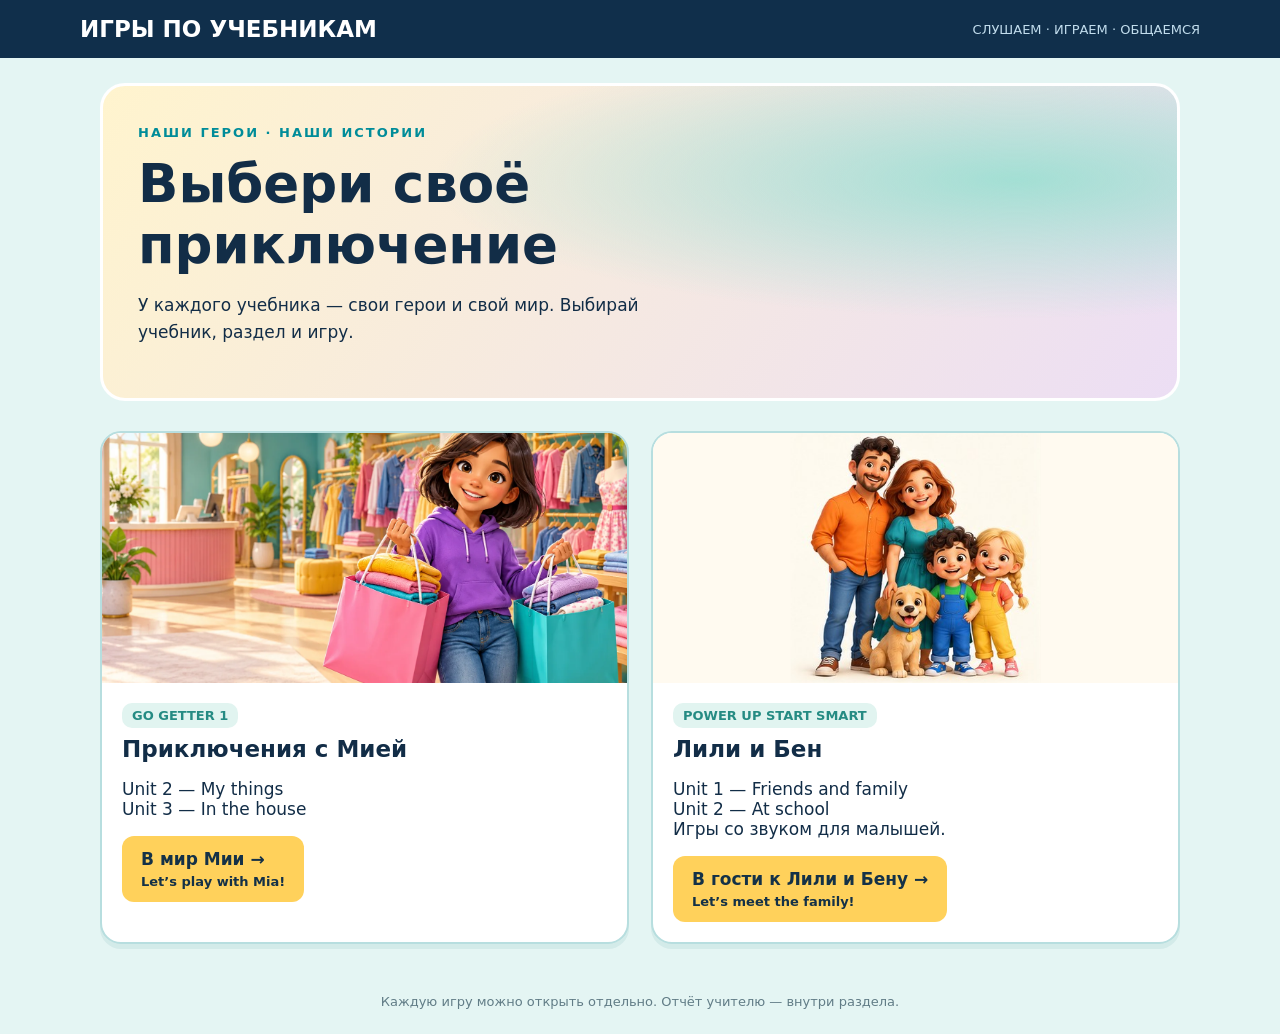
<file: index.html>
<!doctype html><html lang="ru"><head><meta charset="utf-8"><meta name="viewport" content="width=device-width,initial-scale=1"><link rel="stylesheet" href="site.css?v=20261101-11"><title>Игры по учебникам</title></head><body><header><a class="brand" href="index.html">ИГРЫ ПО УЧЕБНИКАМ</a><span class="note">СЛУШАЕМ · ИГРАЕМ · ОБЩАЕМСЯ</span></header><main><section class="hero books-hero"><span class="tag">НАШИ ГЕРОИ · НАШИ ИСТОРИИ</span><h1>Выбери своё приключение</h1><p>У каждого учебника — свои герои и свой мир. Выбирай учебник, раздел и игру.</p></section><div class="grid books-grid"><article class="card ready"><div class="cover" role="img" aria-label="Миа"></div><div class="copy"><span class="pill">GO GETTER 1</span><h2>Приключения с Мией</h2><p>Unit 2 — My things<br>Unit 3 — In the house</p><a class="btn" href="go-getter-1.html">В мир Мии →<small lang="en">Let’s play with Mia!</small></a></div></article><article class="card ready power-up-card"><div class="cover" role="img" aria-label="Лили, Бен и их семья"><svg viewBox="0 0 100 100" preserveAspectRatio="xMidYMid meet" aria-hidden="true" style="display:block;width:100%;height:100%"><svg x="0" y="0" width="100" height="100" viewBox="0 1 1 1" overflow="hidden"><image href="assets/power-up-family/family.jpg" width="4" height="3"/></svg></svg></div><div class="copy"><span class="pill">POWER UP START SMART</span><h2>Лили и Бен</h2><p>Unit 1 — Friends and family<br>Unit 2 — At school<br>Игры со звуком для малышей.</p><a class="btn" href="power-up-start.html">В гости к Лили и Бену →<small lang="en">Let’s meet the family!</small></a></div></article></div></main><footer>Каждую игру можно открыть отдельно. Отчёт учителю — внутри раздела.</footer></body></html>
</file>
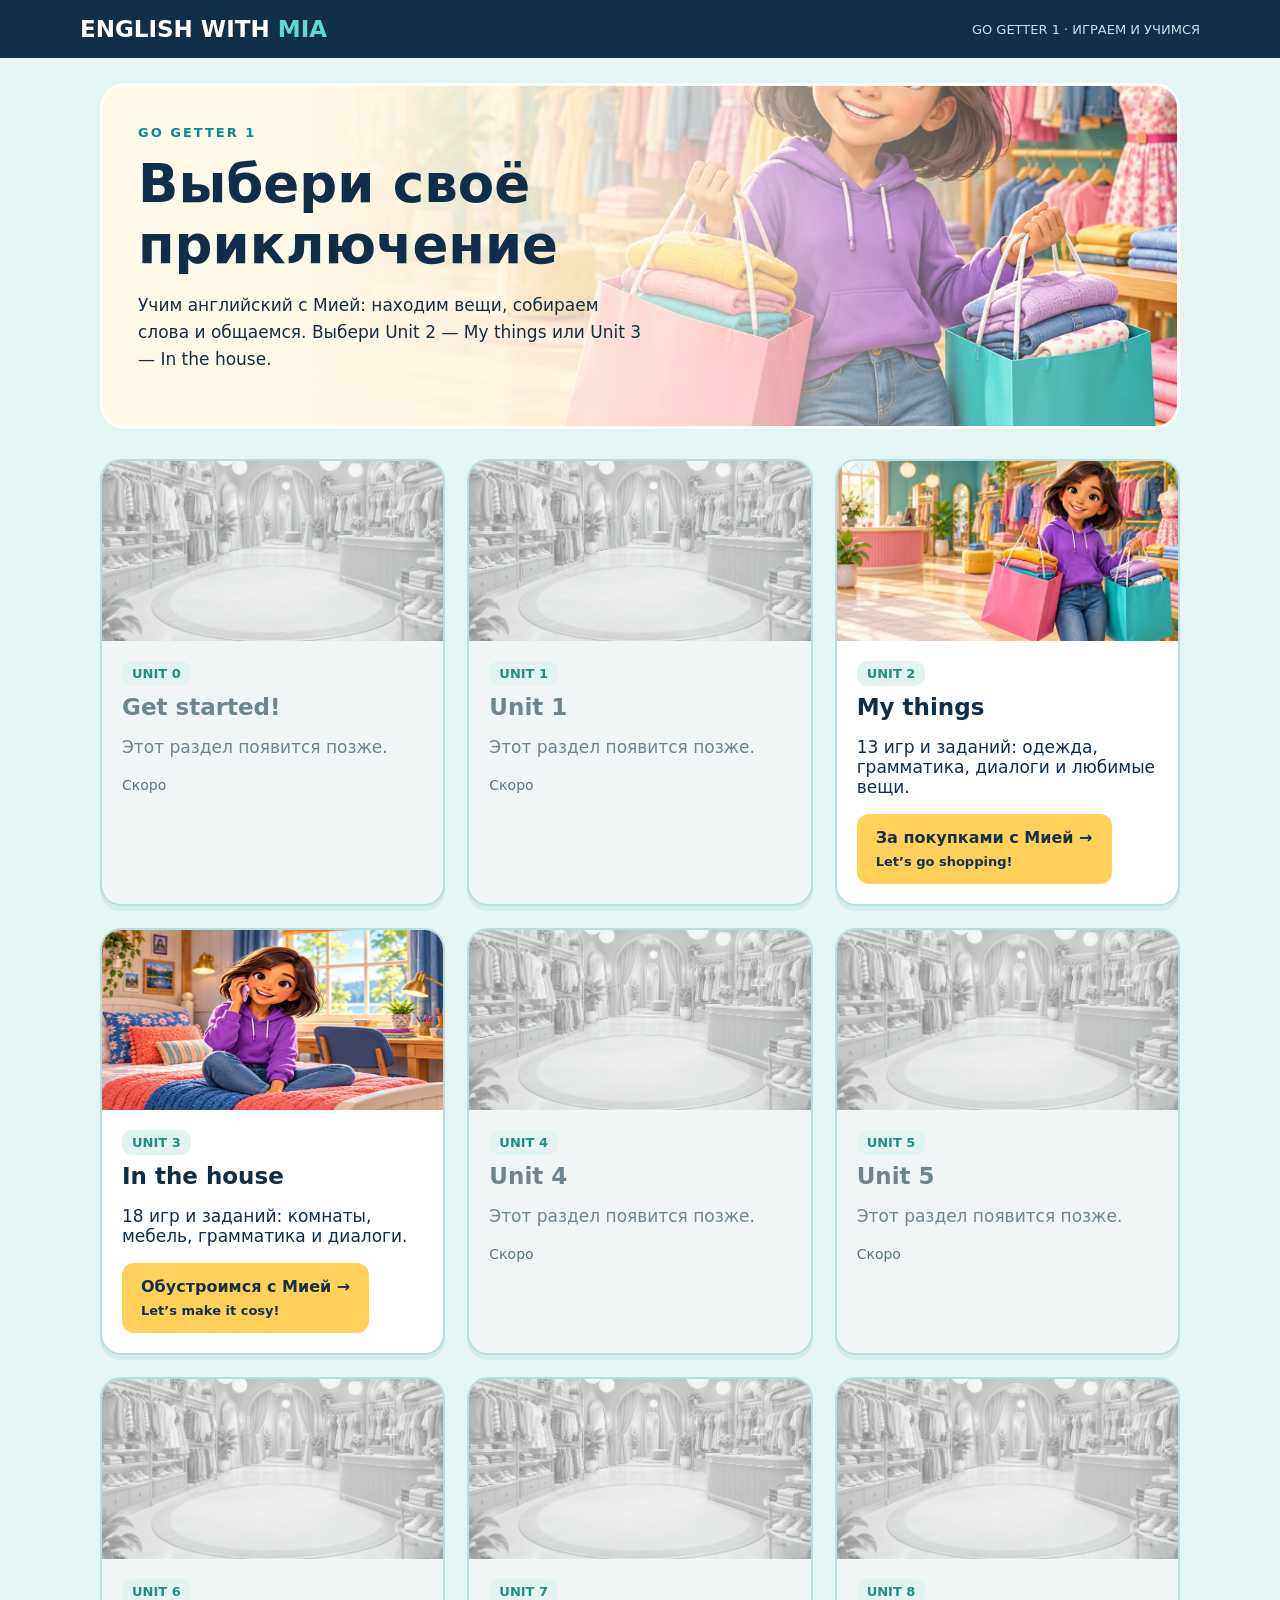
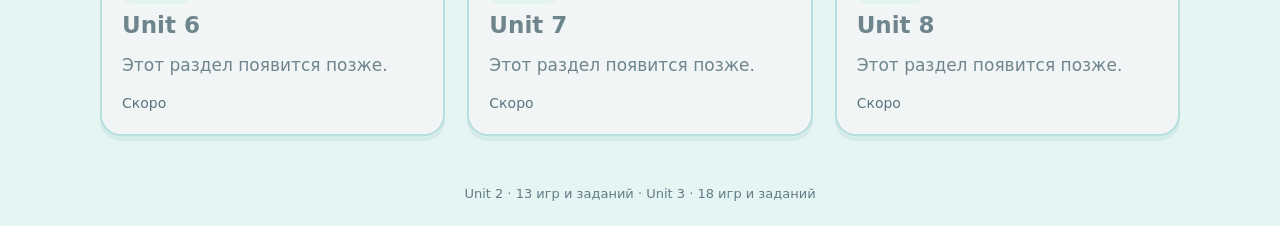
<file: go-getter-1.html>
<!doctype html><html lang="ru"><meta charset="utf-8"><meta name="viewport" content="width=device-width,initial-scale=1"><title>English with Mia · Go Getter 1</title><link rel="stylesheet" href="site.css?v=20261031-7"><header><a class="brand" href="index.html">ENGLISH WITH <span>MIA</span></a><span class="note">GO GETTER 1 · ИГРАЕМ И УЧИМСЯ</span></header><main><section class="hero"><span class="tag">GO GETTER 1</span><h1>Выбери своё приключение</h1><p>Учим английский с Мией: находим вещи, собираем слова и общаемся. Выбери Unit 2 — My things или Unit 3 — In the house.</p></section><div class="grid"><article class="card soon"><div class="cover" role="img" aria-label="Магазин одежды"></div><div class="copy"><span class="pill">UNIT 0</span><h2>Get started!</h2><p>Этот раздел появится позже.</p><span class="muted">Скоро</span></div></article><article class="card soon"><div class="cover" role="img" aria-label="Магазин одежды"></div><div class="copy"><span class="pill">UNIT 1</span><h2>Unit 1</h2><p>Этот раздел появится позже.</p><span class="muted">Скоро</span></div></article><article class="card ready"><div class="cover" role="img" aria-label="Магазин одежды"></div><div class="copy"><span class="pill">UNIT 2</span><h2>My things</h2><p>13 игр и заданий: одежда, грамматика, диалоги и любимые вещи.</p><a class="btn bilingual-btn" href="unit-2.html"><span>За покупками с Мией →</span><small lang="en">Let’s go shopping!</small></a></div></article><article class="card ready unit-three"><div class="cover" role="img" aria-label="Миа в уютной комнате с кроватью, столом и мебелью"></div><div class="copy"><span class="pill">UNIT 3</span><h2>In the house</h2><p>18 игр и заданий: комнаты, мебель, грамматика и диалоги.</p><a class="btn bilingual-btn" href="unit-3.html"><span>Обустроимся с Мией →</span><small lang="en">Let’s make it cosy!</small></a></div></article><article class="card soon"><div class="cover" role="img" aria-label="Магазин одежды"></div><div class="copy"><span class="pill">UNIT 4</span><h2>Unit 4</h2><p>Этот раздел появится позже.</p><span class="muted">Скоро</span></div></article><article class="card soon"><div class="cover" role="img" aria-label="Магазин одежды"></div><div class="copy"><span class="pill">UNIT 5</span><h2>Unit 5</h2><p>Этот раздел появится позже.</p><span class="muted">Скоро</span></div></article><article class="card soon"><div class="cover" role="img" aria-label="Магазин одежды"></div><div class="copy"><span class="pill">UNIT 6</span><h2>Unit 6</h2><p>Этот раздел появится позже.</p><span class="muted">Скоро</span></div></article><article class="card soon"><div class="cover" role="img" aria-label="Магазин одежды"></div><div class="copy"><span class="pill">UNIT 7</span><h2>Unit 7</h2><p>Этот раздел появится позже.</p><span class="muted">Скоро</span></div></article><article class="card soon"><div class="cover" role="img" aria-label="Магазин одежды"></div><div class="copy"><span class="pill">UNIT 8</span><h2>Unit 8</h2><p>Этот раздел появится позже.</p><span class="muted">Скоро</span></div></article></div></main><footer>Unit 2 · 13 игр и заданий · Unit 3 · 18 игр и заданий</footer></html>
</file>
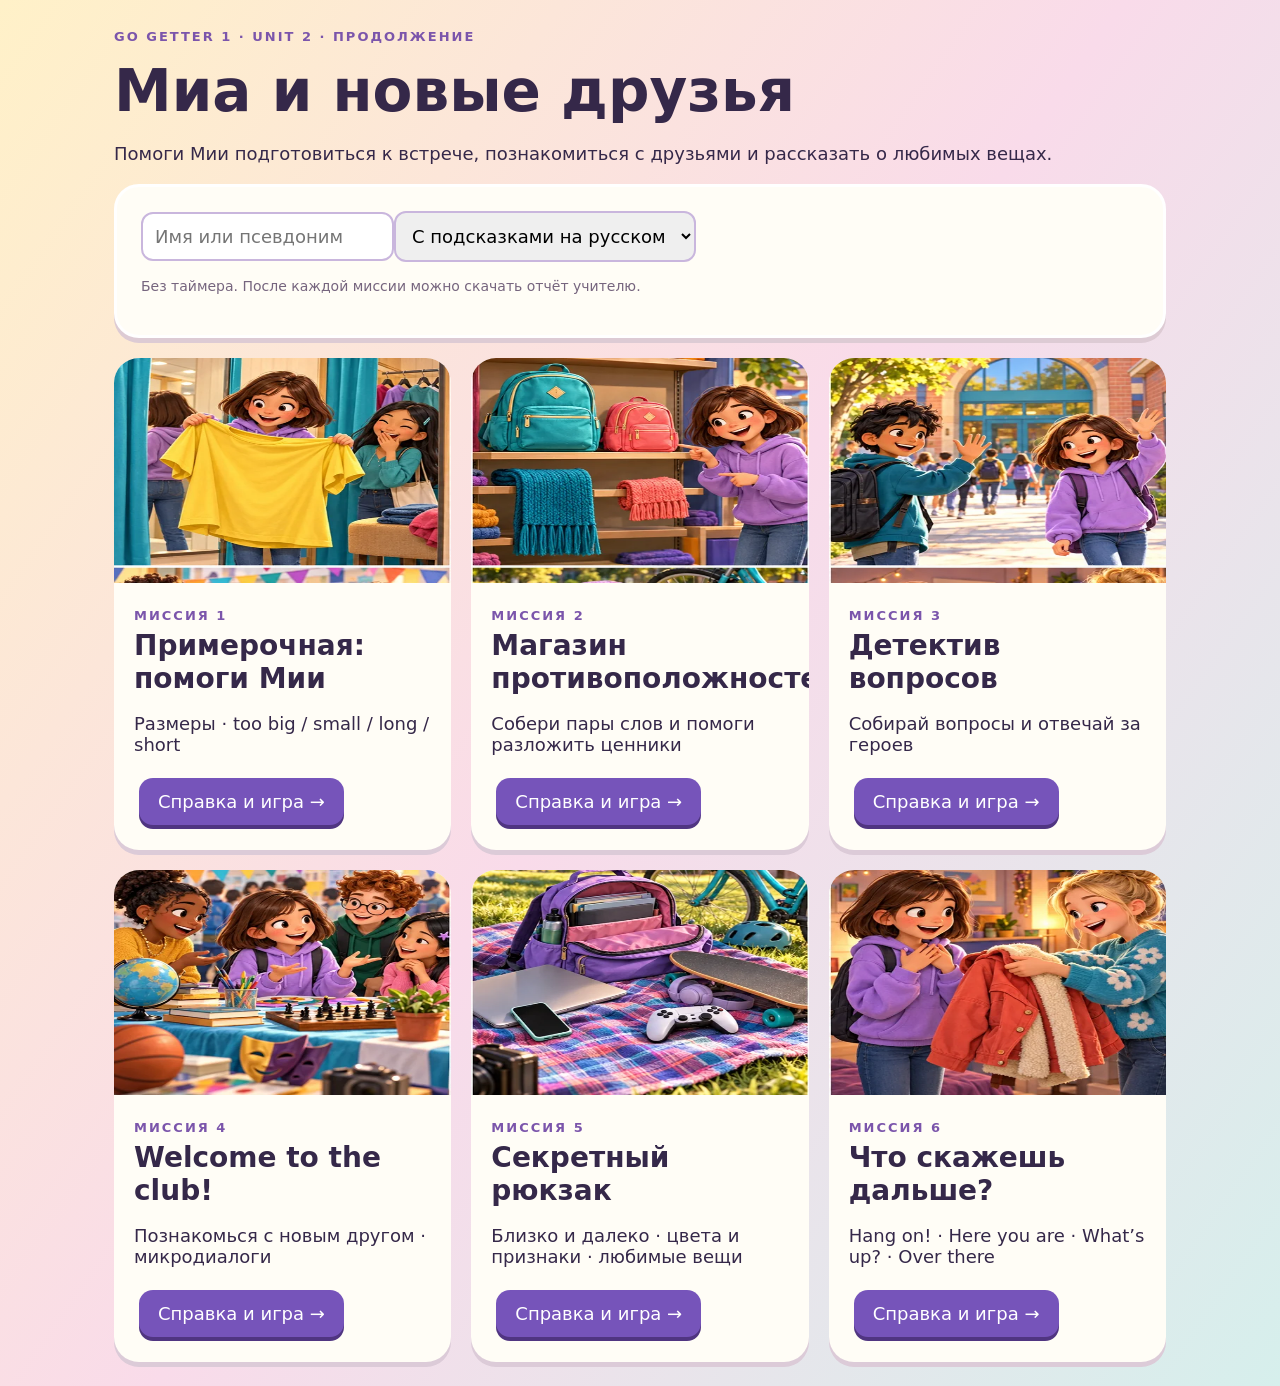
<file: next.html>
<!doctype html><html lang="ru"><meta charset="utf-8"><meta name="viewport" content="width=device-width,initial-scale=1"><title>Миа · Новые друзья · Unit 2</title><style>*{box-sizing:border-box}body{margin:0;background:linear-gradient(125deg,#fff1c8,#f9dbea,#d6efec);color:#352849;font:18px 'Trebuchet MS',system-ui}main{max-width:1100px;margin:auto;padding:24px}h1{font-size:clamp(35px,5vw,58px);margin:12px 0}h2{font-size:28px}button,input,textarea,select{font:inherit}button{cursor:pointer;border:0;border-radius:14px;padding:13px 19px;background:#7654ba;color:white;box-shadow:0 4px #503581;margin:5px}button:focus-visible{outline:4px solid #e1a029}button:disabled{opacity:.55;cursor:default}input,textarea,select{padding:12px;border:2px solid #c9b6dd;border-radius:12px;max-width:100%}textarea{width:100%;min-height:120px}.panel{background:#fffdf6;border:3px solid white;border-radius:25px;padding:24px;margin:20px 0;box-shadow:0 5px #ddcbd4}.grid{display:grid;grid-template-columns:repeat(auto-fit,minmax(270px,1fr));gap:20px}.card{background:#fffdf6;border-radius:25px;overflow:hidden;box-shadow:0 5px #dccbd8}.card .copy{padding:20px}.card h2{margin:5px 0}.scene{background-image:url(assets/ad93241a07974a66a763.webp);background-size:300% 200%;background-repeat:no-repeat;aspect-ratio:1.5}.stage{display:grid;grid-template-columns:1fr 1.1fr;gap:24px}.stage .scene{border-radius:20px;align-self:start}.tag{font-size:13px;font-weight:bold;letter-spacing:2px;color:#7b55ab}.small{font-size:14px;color:#76657e;line-height:1.5}.bubble{padding:18px;background:#e6f3f0;border-radius:20px;font-size:23px;line-height:1.5;margin:12px 0}.feedback{padding:15px;background:#f0e8fc;border-radius:14px;min-height:55px}.feedback.notice{background:#ffedaa;border:2px solid #e5a737}.options{display:grid;gap:8px;margin:14px 0}.options button{background:#f0e7fb;color:#4d386e;box-shadow:0 3px #d8c6e7;text-align:left}.tiles{display:flex;gap:5px;flex-wrap:wrap}.tiles button{background:#e8e1f9;color:#543d78}.assembled{min-height:55px;padding:15px;background:#fff1c9;border-radius:14px;margin:15px 0}progress{width:100%;accent-color:#8e68bf}.hidden{display:none!important}.overlay{position:fixed;inset:0;background:#2a163dbd;display:grid;place-items:center;z-index:3;padding:20px}.hint-card{background:#fff1ba;padding:30px;border-radius:25px;max-width:550px;text-align:center}.check{display:block;padding:12px;background:#f1eaf8;border-radius:12px;margin:8px 0}.check input{margin-right:12px}pre{white-space:pre-wrap;font:15px system-ui}.report{min-height:260px}@media(max-width:700px){main{padding:14px}.stage{grid-template-columns:1fr}.stage .scene{max-height:260px}.panel{padding:16px}}.visual{width:100%;aspect-ratio:1;border-radius:20px;background-repeat:no-repeat}.fit-visual{background-image:url(assets/d77f9606ed06f886cf9a.webp);background-size:300% 200%}.opp-visual{background-image:url(assets/2d1195e51068f95ba8a2.webp);background-size:200% 200%}.talk-visual{background-image:url(assets/abf35389002a68818aa3.webp);background-size:300% 200%}.bag-visual{background-image:url(assets/4b3f9a2a1be2a11855ef.webp);background-size:100% 100%;aspect-ratio:4/3}.visual-column{align-self:start;position:sticky;top:10px}.visual-note{background:#fff1be;border-radius:12px;padding:12px;font-size:15px}.reference{width:100%;border-collapse:collapse;margin:18px 0}.reference td,.reference th{padding:12px;border-bottom:2px solid #eadff4;text-align:left}.reference tr:nth-child(odd){background:#f6effc}.ref-dialog{background:#e5f2ec;padding:18px;border-radius:16px;font-size:21px;line-height:1.7}.profile{background:#e7effb;border-radius:18px;padding:16px;margin:12px 0}.profile b{font-size:22px}@media(max-width:700px){.visual-column{position:static}.visual{max-height:none}.stage .scene{max-height:none}.stage .visual{max-width:450px;margin:auto}}</style><div id="loadNotice" role="status" style="padding:20px;background:#fff0ba">Загружаем игру…</div><main id="gameContent" inert><span class="tag">GO GETTER 1 · UNIT 2 · ПРОДОЛЖЕНИЕ</span><h1>Миа и новые друзья</h1><section id="home"><p>Помоги Мии подготовиться к встрече, познакомиться с друзьями и рассказать о любимых вещах.</p><div class="panel"><input id="name" maxlength="50" placeholder="Имя или псевдоним" aria-label="Имя ученика"><select id="support" aria-label="Поддержка"><option value="yes">С подсказками на русском</option><option value="no">Самостоятельно</option></select><p class="small">Без таймера. После каждой миссии можно скачать отчёт учителю.</p></div><div class="grid" id="missions"></div></section><section id="game" class="panel hidden"></section></main><script>
const $=id=>document.getElementById(id);const shuffle=a=>{a=[...a];for(let j=a.length-1;j>0;j--){let k=Math.floor(Math.random()*(j+1));[a[j],a[k]]=[a[k],a[j]]}return a};const escapeHTML=s=>String(s).replaceAll('&','&amp;').replaceAll('<','&lt;').replaceAll('>','&gt;').replaceAll('"','&quot;');
const missions=[
{title:'Примерочная: помоги Мии',desc:'Размеры · too big / small / long / short',type:'choice',scene:0,items:[
['The T-shirt is size XL. Mia needs size S.','It’s too big.',['It’s too small.','It’s too short.'],'Футболка XL, а Мии нужен S.','Too big — слишком большой.'],
['The trousers cover Mia’s shoes.','They’re too long.',['They’re too short.','It’s too long.'],'Брюки закрывают обувь.','Trousers — множественное число: they are.'],
['Mia can’t put her feet into these boots.','They’re too small.',['They’re too big.','It’s too small.'],'Миа не может надеть ботинки: ноги не помещаются.','Boots — they. Small — маленькие.'],
['The coat sleeves don’t reach Mia’s wrists.','They’re too short.',['They’re too long.','It’s too long.'],'Рукава не доходят до запястий.','Sleeves — рукава; short — короткие.'],
['The skirt falls off. Mia needs a smaller size.','It’s too big.',['They’re too big.','It’s too small.'],'Юбка спадает, нужен размер поменьше.','Skirt — одна вещь: it is.'],
['This shirt is size S. Mia needs size M.','It’s too small.',['It’s too big.','They’re too small.'],'Рубашка S, нужен M.','Too small — слишком маленькая.']]},
{title:'Магазин противоположностей',desc:'Собери пары слов и помоги разложить ценники',type:'pairs',scene:1,items:[['big','small'],['long','short'],['old','new'],['cool','boring']]},
{title:'Детектив вопросов',desc:'Собирай вопросы и отвечай за героев',type:'build',scene:2,items:[
['Спроси, всё ли хорошо у друзей.','Are they OK?','Yes, they are.','Они отвечают «да».','Are + they + OK?'],
['Спроси, новый ли это костюм.','Is this your new suit?','Yes, it is.','Один костюм.','Is + this + your new suit?'],
['Спроси друга, уверен ли он.','Are you sure?','Yes, I am.','Ответ от лица друга: «Да, уверен».','Are you…? → Yes, I am.'],
['Спроси, является ли Кит супергероем.','Is Kit a superhero?','No, she isn’t.','Кит — кошка. Она отвечает «нет».','Is + Kit + a superhero?'],
['Спроси, друзья ли вы.','Are we friends?','Yes, we are.','Вы оба отвечаете «да».','We → are.'],
['Спроси, это ли её ботинки.','Are these your boots?','No, they aren’t.','Ответ: «Нет».','Boots → they are.']]},
{title:'Welcome to the club!',desc:'Познакомься с новым другом · микродиалоги',type:'choice',scene:3,items:[
['Mia: Hi! What’s your name?','My name’s Leo.',['I’m eleven.','I’m from York.'],'Миа спрашивает имя.','What’s your name? — Как тебя зовут?'],
['Leo: I’m eleven. And you? How old are you?','I’m twelve.',['I’m Mia.','I’m from London.'],'Лео спрашивает возраст.','How old…? — Сколько лет?'],
['Mia: Where are you from?','I’m from Madrid, Spain.',['I’m ten.','My favourite sport is tennis.'],'Миа спрашивает, откуда друг.','Where…from? — Откуда?'],
['Leo: What’s your favourite music?','Pop, I think.',['I’m from Cardiff.','She’s my sister.'],'Разговор о любимой музыке.','What — спрашиваем о музыке, фильме или спорте.'],
['Mia: Who’s your favourite singer?','My favourite singer is Adele.',['My favourite sport is football.','I’m twelve.'],'Миа спрашивает о певце.','Who — спрашиваем о человеке.'],
['Leo: What’s your favourite sport?','Basketball.',['I’m from London.','My name’s Mia.'],'Лео спрашивает о спорте.','Favourite sport — любимый вид спорта.']]},
{title:'Секретный рюкзак',desc:'Угадай вещи по подсказкам и расскажи о своих',type:'choice',scene:4,items:[
['You carry your books in it.','backpack',['mountain bike','games console'],'В нём носят книги.','Backpack — рюкзак.'],
['You play video games on it.','games console',['skateboard','backpack'],'На ней играют в видеоигры.','Games console — игровая приставка.'],
['You type and study on it. You can close its screen.','laptop computer',['mobile phone','mountain bike'],'На нём печатают, его экран закрывается.','Laptop computer — ноутбук.'],
['You call your friends on it. It fits in your pocket.','mobile phone',['laptop computer','skateboard'],'С него звонят, он помещается в кармане.','Mobile phone — мобильный телефон.'],
['You ride it. It has two big wheels.','mountain bike',['skateboard','backpack'],'На нём ездят, у него два больших колеса.','Mountain bike — горный велосипед.'],
['You stand on it. It has four small wheels.','skateboard',['mountain bike','games console'],'На нём стоят, у него четыре маленьких колеса.','Skateboard — скейтборд.']]},
{title:'Что скажешь дальше?',desc:'Hang on! · Here you are · What’s up? · Over there',type:'choice',scene:5,items:[
['Your friend looks worried. Ask what’s wrong.','What’s up?',['Here you are.','Over there.'],'Друг встревожен. Спроси, что случилось.','What’s up? — Что случилось?'],
['Your friend is leaving. You need a moment.','Hang on!',['Thank you!','Here you are.'],'Друг уходит. Попроси подождать.','Hang on! — Подожди!'],
['Mia: Can I have my jacket, please? You hand it to her.','Here you are.',['Over there.','What’s up?'],'Передаёшь Мии куртку.','Here you are. — Вот, держи.'],
['Leo: Where is my backpack? You point across the room.','Over there.',['Here you are.','Hang on!'],'Указываешь на рюкзак в другом конце комнаты.','Over there. — Вон там.'],
['Mia: This is your coat. You want to check.','Are you sure?',['What’s your name?','Here you are.'],'Хочешь уточнить: «Ты уверена?»','Are you sure? — Ты уверен(а)?'],
['Leo gives you your phone.','Thank you!',['What’s up?','Hang on!'],'Друг передал тебе телефон.','Thank you! — Спасибо!']]}];

function scene(n){return '<div class="scene" style="background-position:'+(n%3*50)+'% '+(Math.floor(n/3)*100)+'%" role="img" aria-label="Иллюстрация к истории"></div>'}
$('missions').innerHTML=missions.map((m,i)=>'<article class="card">'+scene(m.scene)+'<div class="copy"><span class="tag">МИССИЯ '+(i+1)+'</span><h2>'+m.title+'</h2><p>'+m.desc+'</p><button onclick="start('+i+')">Начать →</button></div></article>').join('');
let mission,queue,index,attempts,hints,results,student,support,started,locked,tiles,built,phase,pairLeft,pairDone,freeAnswer='';let speechToken=0;
function speak(text){if(!('speechSynthesis'in window))return;const token=++speechToken,s=window.speechSynthesis;s.cancel();const play=()=>{if(token!==speechToken)return;let v=s.getVoices().filter(v=>/^en/i.test(v.lang));let u=new SpeechSynthesisUtterance(text);u.voice=v.find(v=>/female|sonia|samantha|zira|aria|jenny|karen|hazel/i.test(v.name))||v[0]||null;u.lang=u.voice?.lang||'en-GB';u.rate=.82;s.speak(u)};if(s.getVoices().length)play();else{let done=false;let ready=()=>{if(done)return;done=true;s.removeEventListener('voiceschanged',ready);play()};s.addEventListener('voiceschanged',ready);setTimeout(ready,1200)}}
function stopSpeech(){speechToken++;if('speechSynthesis'in window)window.speechSynthesis.cancel()}
function home(){stopSpeech();$('game').classList.add('hidden');$('home').classList.remove('hidden');scrollTo(0,0)}
function start(n){stopSpeech();mission=missions[n];queue=shuffle(mission.items);index=0;results=[];student=$('name').value.trim()||'Ученик';support=$('support').value==='yes';started=Date.now();freeAnswer='';$('home').classList.add('hidden');$('game').classList.remove('hidden');showReference();scrollTo(0,0)}
function shell(content){$('game').innerHTML='<button onclick="home()">← Все миссии</button><span class="tag">'+mission.title+'</span><div class="stage">'+currentVisual()+'<div>'+content+'</div></div>'}
function round(){attempts=0;hints=0;locked=false;phase='question';built=[];const q=queue[index];shell('<p>Сцена '+(index+1)+' / '+queue.length+'</p><progress max="'+queue.length+'" value="'+index+'"></progress><div class="bubble">'+escapeHTML(q[0])+'</div><p class="small">'+(support?escapeHTML(q[3]):'')+'</p><button onclick="listen()">▶ Послушать</button><div id="task"></div><div id="feedback" class="feedback" role="status">'+(mission.type==='build'?'Собери вопрос из слов.':'Выбери реплику или вещь, которая подходит по смыслу.')+'</div><button id="hint" onclick="hint()">Подсказка</button><button id="next" class="hidden" onclick="next()">Дальше →</button>');if(mission.type==='build'){tiles=shuffle(q[1].split(' ').map((w,i)=>({w,i})));drawTiles()}else choices(shuffle([q[1],...q[2]]),q[1])}
function listen(){const q=queue[index];speak(mission.type==='build'?q[1]:q[0].replace(/^(Mia|Leo): /,''))}
function choices(options,correct){$('task').innerHTML='<div class="options" id="options"></div>';options.forEach(t=>{let b=document.createElement('button');b.textContent=t;b.onclick=()=>{if(locked)return;attempts++;if(t===correct){locked=true;speak(correct);results.push({prompt:queue[index][0],answer:correct,attempts,hints});$('feedback').classList.remove('notice');$('feedback').textContent='Great! '+correct;$('next').classList.remove('hidden');$('hint').classList.add('hidden');$('options').querySelectorAll('button').forEach(x=>x.disabled=true)}else{$('feedback').classList.add('notice');$('feedback').textContent='Попробуй ещё. '+queue[index][4];b.disabled=true}};$('options').append(b)})}
function drawTiles(){$('task').innerHTML='<div class="assembled">'+escapeHTML(built.map(t=>t.w).join(' '))+'</div><div class="tiles" id="tiles"></div><button onclick="resetTiles()">Начать фразу заново</button>';tiles.forEach(t=>{let b=document.createElement('button');b.textContent=t.w;b.disabled=built.some(x=>x.i===t.i);b.onclick=()=>{if(locked)return;attempts++;const expected=queue[index][1].split(' ');if(t.w!==expected[built.length]){$('feedback').classList.add('notice');$('feedback').textContent='Посмотри на порядок слов. '+queue[index][4];return}built.push(t);drawTiles();if(built.length===expected.length){phase='answer';$('feedback').textContent='Вопрос готов! Теперь выбери короткий ответ.';speak(queue[index][1]);let correct=queue[index][2];const options=shuffle([correct,...shuffle(['Yes, I am.','No, I’m not.','Yes, they are.','No, they aren’t.','Yes, it is.','No, it isn’t.','Yes, we are.','No, she isn’t.'].filter(x=>x!==correct)).slice(0,2)]);choices(options,correct)}};$('tiles').append(b)})}
function resetTiles(){if(locked)return;built=[];phase='question';drawTiles()}
function hint(){if(locked)return;hints++;stopSpeech();let o=document.createElement('div');o.id='overlay';o.className='overlay';o.setAttribute('role','dialog');o.setAttribute('aria-modal','true');o.innerHTML='<div class="hint-card"><h2>Посмотри и запомни</h2><p>'+escapeHTML(queue[index][4])+'</p><button onclick="closeHint()">Спрятать подсказку</button></div>';$('task').inert=true;document.body.append(o);o.querySelector('button').focus()}

function closeHint(){$('overlay').remove();$('task').inert=false;$('hint').focus()}
function next(){index++;if(index<queue.length)round();else if(mission.scene===4)freeTask();else reward()}
function pairs(){pairDone=[];pairLeft=null;attempts=0;hints=0;shell('<h2>Соедини противоположности</h2><p>Выбери слово слева, затем его пару справа.</p><div style="display:grid;grid-template-columns:1fr 1fr;gap:10px"><div id="left"></div><div id="right"></div></div><div class="feedback" id="feedback" role="status">Начни с любого слова слева.</div><button id="next" class="hidden" onclick="reward()">Ценники готовы →</button>');queue.forEach(q=>{let b=document.createElement('button');b.textContent=q[0];b.id='left-'+q[0];b.onclick=()=>{pairLeft=q;showPair(q[0]);speak(q[0]);$('feedback').textContent='Найди противоположность: '+q[0]};$('left').append(b)});shuffle(queue).forEach(q=>{let b=document.createElement('button');b.textContent=q[1];b.onclick=()=>{if(!pairLeft)return;attempts++;if(q===pairLeft){speak(q[0]+'. '+q[1]);$('left-'+q[0]).disabled=true;b.disabled=true;showPair(q[0]);pairDone.push(q);results.push({prompt:q[0],answer:q[1],attempts,hints});attempts=0;pairLeft=null;$('feedback').textContent='Отличная пара!';if(pairDone.length===queue.length)$('next').classList.remove('hidden')}else{$('feedback').classList.add('notice');$('feedback').textContent='Это другая пара. Big — small; long — short; old — new; cool — boring.';hints++}};$('right').append(b)})}
function freeTask(){shell('<h2>Твои любимые вещи</h2><p>Выбери 2–3 вещи, затем напиши несколько предложений.</p><div id="things"></div><textarea id="free" placeholder="My favourite things are … My … is …" aria-label="Текст ученика"></textarea><p class="small">Это творческое задание проверит учитель.</p><button onclick="saveFree()">Готово →</button><div id="feedback" class="feedback" role="status"></div>');['backpack','games console','laptop computer','mobile phone','mountain bike','skateboard'].forEach(w=>{let l=document.createElement('label');l.className='check';l.innerHTML='<input type="checkbox" value="'+w+'">'+w;$('things').append(l)})}
function saveFree(){let selected=[...$('things').querySelectorAll('input:checked')].map(x=>x.value);if(selected.length<2||selected.length>3||!$('free').value.trim()){$('feedback').textContent='Выбери 2–3 вещи и напиши свой текст.';return}freeAnswer='Выбрано: '+selected.join(', ')+'\nТекст: '+$('free').value.trim();reward()}
function reward(){stopSpeech();shell('<h1>Миссия выполнена!</h1><div class="bubble">Thank you! You’re a great friend!</div><p>Миа готова к новым приключениям.</p><button onclick="report()">Отчёт учителю →</button><button onclick="home()">Выбрать миссию</button>')}
function report(){let text='МИА И НОВЫЕ ДРУЗЬЯ · Go Getter 1 · Unit 2\nУченик: '+student+'\nМиссия: '+mission.title+'\nДата: '+new Date().toLocaleString('ru-RU')+'\nВремя: '+Math.round((Date.now()-started)/1000)+' сек.\n\n'+results.map((r,i)=>(i+1)+'. '+r.prompt+'\nОтвет: '+r.answer+'\nДействий/попыток: '+r.attempts+'; подсказок: '+r.hints).join('\n\n')+(freeAnswer?'\n\nСвободное задание (проверяет учитель):\n'+freeAnswer:'');shell('<h2>Отчёт учителю</h2><textarea class="report" id="reportText" readonly aria-label="Отчёт"></textarea><button id="download">Скачать отчёт</button><button onclick="home()">Все миссии</button>');$('reportText').value=text;$('download').onclick=()=>{let u=URL.createObjectURL(new Blob([text],{type:'text/plain;charset=utf-8'}));let a=document.createElement('a');a.href=u;a.download='Mia-Unit2-next-report.txt';a.click();setTimeout(()=>URL.revokeObjectURL(u),1000)}}

let visualPhase='reference',pairPicture=0;
const refTables=[
[['Одна вещь','It’s too big / small / long / short.'],['Несколько вещей','They’re too big / small / long / short.'],['Слишком','too + прилагательное'],['Пример','The T-shirt is too big.']],
[['big ↔ small','большой ↔ маленький'],['long ↔ short','длинный ↔ короткий'],['old ↔ new','старый ↔ новый'],['cool ↔ boring','классный ↔ скучный (чьё-то мнение)']],
[['Am I…?','Yes, you are. / No, you aren’t.'],['Are you…?','Yes, I am. / No, I’m not.'],['Is she…? (Kit)','Yes, she is. / No, she isn’t.'],['Is it…?','Yes, it is. / No, it isn’t.'],['Are they…?','Yes, they are. / No, they aren’t.'],['Are we…?','Yes, we are. / No, we aren’t.']],
[['What’s your name?','My name’s Mia.'],['How old are you?','I’m eleven.'],['Where are you from?','I’m from London.'],['What’s your favourite sport?','Tennis.'],['Who’s your favourite singer?','Adele.']],
[['This… / That…','Одна вещь рядом / далеко'],['These… / Those…','Несколько вещей рядом / далеко'],['It’s red / blue / green.','Цвет одной вещи'],['It’s old / new / big / small.','Признак одной вещи'],['My favourite thing is…','Моя любимая вещь — …']],
[['What’s up?','Что случилось?'],['Hang on!','Подожди!'],['Here you are.','Вот, держи.'],['Over there.','Вон там.'],['Are you sure?','Ты уверен(а)?'],['Thank you!','Спасибо!']]];

const examples=['A: Is this T-shirt OK?<br>B: No, it isn’t. It’s too big.','A: This bag is big.<br>B: That bag is small.','A: Is Kit a superhero?<br>B: No, she isn’t.','A: What’s your name?<br>B: My name’s Mia.<br>A: Where are you from?<br>B: I’m from London.','A: What’s this?<br>B: It’s my backpack.<br>A: Is it red?<br>B: Yes, it is.','A: Where’s my jacket?<br>B: Over there.<br>A: Here?<br>B: Yes. Here you are!<br>A: Thank you!'];
function currentVisual(){if(mission.scene===4)return '<div class="visual-column"><div class="visual bag-visual" role="img" aria-label="Рядом: красный рюкзак, старый зелёный скейтборд, синий телефон. Далеко: новый жёлтый велосипед, фиолетовый ноутбук, чёрная приставка"></div><div class="visual-note">Рядом с тобой — вещи на ковре. Далеко — вещи у стены.</div></div>';let cls=mission.scene===0?'fit':mission.scene===1?'opp':mission.scene===5?'talk':null;if(!cls)return scene(mission.scene);let n=mission.scene===1?pairPicture:visualPhase==='play'?(queue[index]?.[5]??0):0;let cols=cls==='opp'?2:3;return '<div class="visual-column"><div id="itemPicture" class="visual '+cls+'-visual" style="background-position:'+(n%cols*100/(cols-1))+'% '+(Math.floor(n/cols)*100)+'%" role="img" aria-label="Картинка к текущей ситуации"></div>'+(mission.scene===1?'<p class="visual-note" id="pairCaption">Посмотри на предметы. Выбери слово и найди его противоположность.</p>':'')+'</div>'}
function showPair(word){pairPicture=['big','long','old','cool'].indexOf(word);const pic=$('itemPicture');if(pic)pic.style.backgroundPosition=(pairPicture%2*100)+'% '+(Math.floor(pairPicture/2)*100)+'%';const label=$('pairCaption');if(label)label.textContent={big:'Большой и маленький рюкзаки.',long:'Длинные и короткие брюки.',old:'Старые и новые кроссовки.',cool:'Две куртки. «Классная» и «скучная» — это мнение героя.'}[word]}
function showReference(){visualPhase='reference';pairPicture=0;shell('<h2>Перед миссией: вспомним</h2><table class="reference"><tbody>'+refTables[mission.scene].map(r=>'<tr><th>'+r[0]+'</th><td>'+r[1]+'</td></tr>').join('')+'</tbody></table><div class="ref-dialog">'+examples[mission.scene]+'</div><p class="small">Короткий образец по языковым конструкциям Unit 2.</p><button onclick="speakReference()">▶ Послушать образец</button><button onclick="beginMission()">Понятно — играть →</button>')}
function speakReference(){speak(examples[mission.scene].replaceAll('<br>',' ').replaceAll('A:','').replaceAll('B:',''))}
function beginMission(){stopSpeech();visualPhase='play';started=Date.now();if(mission.type==='pairs')pairs();else round()}
// All six fitting questions now refer directly to their own picture.
missions[0].items=[
['Look at the T-shirt!','It’s too big.',['It’s too small.','It’s too short.'],'Посмотри на футболку. Подходит ли размер?','Big — большой. Too big — слишком большой.',0],
['Look at the trousers!','They’re too long.',['They’re too short.','It’s too long.'],'Посмотри на брюки.','Trousers → they. Long — длинные.',1],
['Look at the boots!','They’re too small.',['They’re too big.','It’s too small.'],'Посмотри на ботинки.','Boots → they. Small — маленькие.',2],
['Look at the sleeves!','They’re too short.',['They’re too long.','It’s too long.'],'Посмотри на рукава пальто.','Sleeves — рукава. Short — короткие.',3],
['Look at the skirt!','It’s too big.',['They’re too big.','It’s too small.'],'Посмотри на юбку.','Skirt → it. Big — большая.',4],
['Look at the shirt!','It’s too small.',['It’s too big.','They’re too small.'],'Посмотри на рубашку.','Shirt → it. Small — маленькая.',5]];
missions[4].desc='Близко и далеко · цвета и признаки · любимые вещи';
missions[4].items=[
['This backpack is…','red.',['blue.','yellow.'],'Рюкзак рядом. Какого он цвета?','Red — красный.',0],
['That mountain bike is…','yellow.',['green.','purple.'],'Велосипед далеко. Какого он цвета?','Yellow — жёлтый.',0],
['This skateboard is…','old.',['new.','purple.'],'Скейтборд рядом. Старый или новый?','Old — старый, потёртый.',0],
['This mobile phone is…','blue.',['red.','green.'],'Телефон рядом. Какого он цвета?','Blue — синий.',0],
['That laptop computer is…','purple.',['yellow.','red.'],'Ноутбук далеко. Какого он цвета?','Purple — фиолетовый.',0],
['That games console is…','black.',['green.','blue.'],'Приставка далеко. Какого она цвета?','Black — чёрный.',0],
['The mountain bike is…','new.',['old.','red.'],'Посмотри на велосипед.','New — новый.',0],
['The red backpack is…','big.',['small.','blue.'],'Посмотри на размер красного рюкзака.','Big — большой.',0]];

missions[5].items=[
['Leo: … 😟','What’s up?',['Here you are.','Over there.'],'Лео расстроен. Что спросишь?','What’s up? — Что случилось?',0],
['Leo: Bye!','Hang on!',['Thank you!','Here you are.'],'Друг уходит, а Миа ещё не готова. Что скажет Миа?','Hang on! — Подожди!',1],
['Mia: My jacket, please.','Here you are.',['Over there.','What’s up?'],'Лео передаёт куртку. Что он скажет?','Here you are. — Вот, держи.',2],
['Leo: Where’s my backpack?','Over there.',['Here you are.','Hang on!'],'Миа показывает на рюкзак далеко.','Over there. — Вон там.',3],
['Leo: It’s your coat.','Are you sure?',['What’s your name?','Here you are.'],'Миа сомневается и хочет уточнить.','Are you sure? — Ты уверен(а)?',4],
['Leo: Here you are.','Thank you!',['What’s up?','Hang on!'],'Лео передал телефон. Что ответит Миа?','Thank you! — Спасибо!',5]];
// Short turn prompts for beginners; the answer vocabulary remains from Unit 2.
missions[3].items.forEach(q=>{q[0]=q[0].replace('Leo: I’m eleven. And you? How old are you?','Leo: How old are you?')});
$('missions').innerHTML=missions.map((m,i)=>'<article class="card">'+scene(m.scene)+'<div class="copy"><span class="tag">МИССИЯ '+(i+1)+'</span><h2>'+m.title+'</h2><p>'+m.desc+'</p><button onclick="start('+i+')">Справка и игра →</button></div></article>').join('');


let runKey='';function newRun(){runKey=Date.now()+'-'+Math.random().toString(36).slice(2)}function sendResult(r){parent.postMessage({miaHub:'result',runKey,...r},'*')}function openUnifiedReport(){parent.postMessage({miaHub:'report'},'*')}function applyHubName(n){let input=document.getElementById('name');if(input)input.value=n||''}window.addEventListener('message',e=>{if(e.source===parent&&e.data?.miaHub==='name')applyHubName(e.data.name)});document.querySelectorAll('footer').forEach(f=>f.textContent='Результат добавляется в общий отчёт после завершения игры. Кнопка «Отчёт учителю» — вверху.');
// Add alternative phrases tied to the same existing illustrations.
missions[0].items.forEach(q=>{let alt=[...q];alt[0]=q[0].replace('Look at the ','Mia: My ').replace('!','…');missions[0].items.push(alt)});
const moreTalk=[['Leo: I’m sad.','What’s up?',['Here you are.','Over there.'],'Лео грустит. Что спросишь?','What’s up? — Что случилось?',0],['Leo: See you!','Hang on!',['Thank you!','Here you are.'],'Попроси друга подождать.','Hang on! — Подожди!',1],['Mia: My coat, please.','Here you are.',['Over there.','What’s up?'],'Передай Мии пальто.','Here you are. — Вот, держи.',2],['Leo: Where’s my bag?','Over there.',['Here you are.','Hang on!'],'Укажи на сумку вдалеке.','Over there. — Вон там.',3],['Leo: This is your jacket.','Are you sure?',['What’s your name?','Here you are.'],'Ты хочешь уточнить.','Are you sure? — Ты уверен(а)?',4],['Leo: Your phone!','Thank you!',['What’s up?','Hang on!'],'Поблагодари за телефон.','Thank you! — Спасибо!',5]];missions[5].items.push(...moreTalk);
missions[2].items.push(['Спроси, счастлива ли Кит.','Is Kit happy?','Yes, she is.','Кит — кошка. Она счастлива.','Is + Kit + happy?'],['Спроси друга, одиннадцать ли ему лет.','Are you eleven?','No, I’m not.','Друг отвечает «нет».','Are you…? → No, I’m not.'],['Спроси, новый ли это рюкзак.','Is this backpack new?','Yes, it is.','Рюкзак новый.','Backpack → it.'],['Спроси, готовы ли друзья.','Are they ready?','Yes, they are.','Друзья готовы.','They → are.']);
missions[3].items.push(['Mia: What’s your name?','My name’s Emma.',['I’m ten.','I’m from London.'],'Скажи своё имя.','What’s your name? — Как тебя зовут?'],['Leo: How old are you?','I’m ten.',['I’m Emma.','I’m from Cardiff.'],'Назови возраст.','How old…? — Сколько лет?'],['Mia: Where are you from?','I’m from Cardiff, Wales.',['I’m ten.','My name’s Emma.'],'Назови город и страну.','Where…from? — Откуда?'],['Leo: What’s your favourite film?','The Incredibles.',['I’m eleven.','I’m from Spain.'],'Назови любимый фильм.','Favourite film — любимый фильм.']);
missions[4].items.push(['That bike is…','yellow.',['blue.','black.'],'Посмотри на велосипед вдали.','Yellow — жёлтый.',0],['This phone is…','blue.',['red.','yellow.'],'Посмотри на телефон рядом.','Blue — синий.',0],['That computer is…','purple.',['red.','yellow.'],'Посмотри на ноутбук вдали.','Purple — фиолетовый.',0],['This skateboard isn’t…','new.',['old.','green.'],'Скейтборд потёртый.','Isn’t new — не новый.',0]);
let lastSets={};const hubStart=start;start=function(n){newRun();hubStart(n);if(mission.type!=='pairs'){let pool=mission.items;let count=n===4?8:6;let candidate;for(let tries=0;tries<60;tries++){candidate=shuffle(pool).slice(0,count);let key=candidate.map(q=>pool.indexOf(q)).sort((a,b)=>a-b).join(',');if(key!==lastSets[n]){lastSets[n]=key;break}}queue=candidate;showReference()}};
let wrongChoices=0;const hubBegin=beginMission;beginMission=function(){wrongChoices=0;hubBegin()};const hubChoices=choices;choices=function(opts,correct){hubChoices(opts,correct);$('options').querySelectorAll('button').forEach(b=>{let click=b.onclick;b.onclick=()=>{if(!locked&&b.textContent!==correct)wrongChoices++;click()}})};
const hubReward=reward;reward=function(){sendResult({title:mission.title,total:results.length,first:mission.type==='build'?null:results.filter(r=>r.attempts===1).length,errors:mission.type==='build'?wrongChoices:results.reduce((a,r)=>a+Math.max(0,r.attempts-1),0),hints:results.reduce((a,r)=>a+r.hints,0),details:results.map(r=>r.prompt+' → '+r.answer+' · действий/попыток: '+r.attempts+', подсказок: '+r.hints).concat(freeAnswer?[freeAnswer]:[]),manual:!!freeAnswer});hubReward()};report=openUnifiedReport;

</script><script>if(typeof start==='function'&&typeof beginMission==='function'){document.getElementById("gameContent").inert=false;document.getElementById("loadNotice").remove()}else{document.getElementById("loadNotice").textContent='Не удалось загрузить код игры. Обновите страницу.'}</script><script>window.addEventListener('message',e=>{if(e.source!==parent||!e.data?.miaLesson)return;const a=e.data.miaLesson.action;if(a==='writing'){start(4);beginMission();freeTask()}else start(Number(a))});</script></html>
</file>
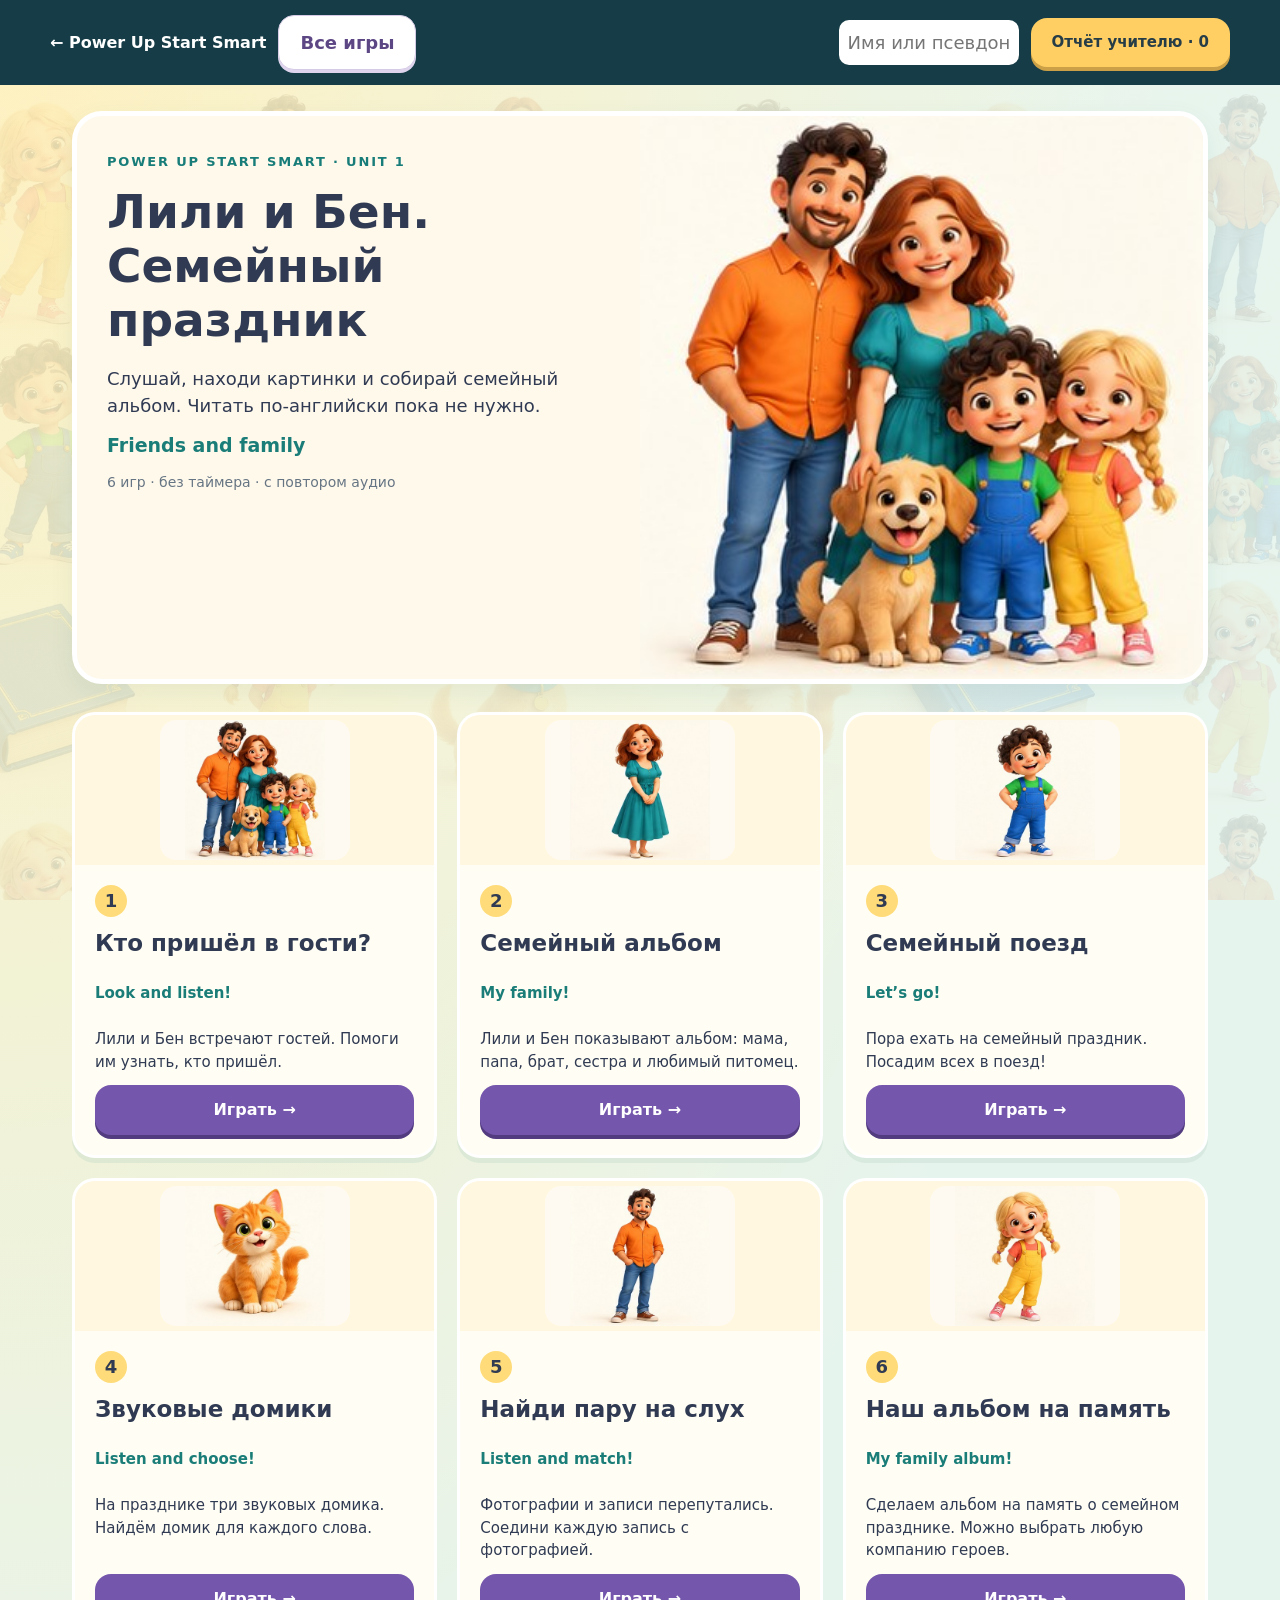
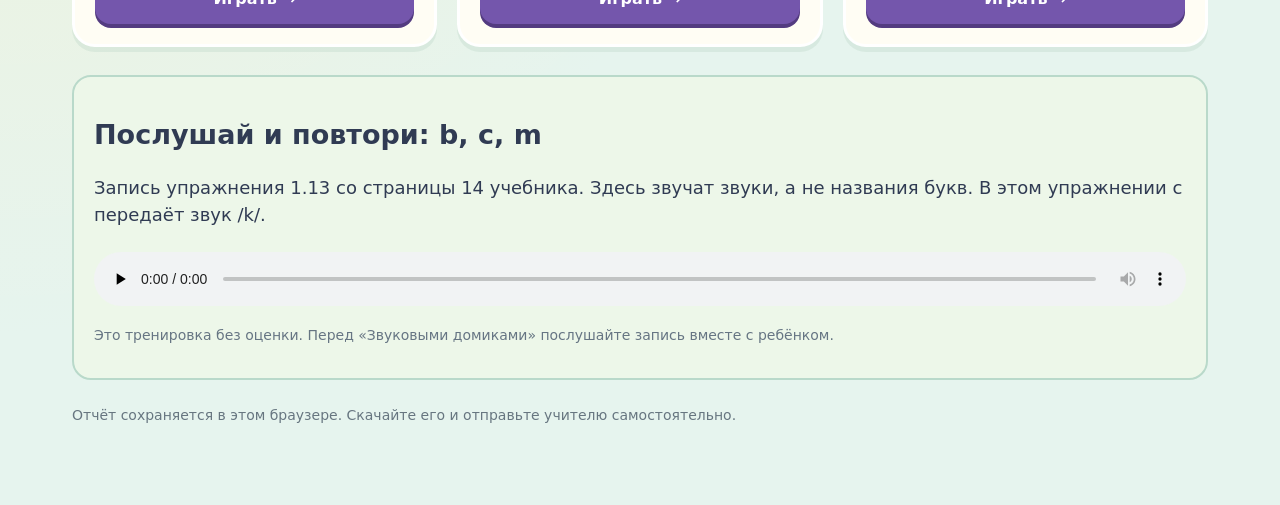
<file: power-up-family.html>
<!doctype html><html lang="ru"><head><meta charset="utf-8"><meta name="viewport" content="width=device-width,initial-scale=1"><title>Power Up Start Smart · Friends and family</title><link rel="stylesheet" href="power-up-family.css?v=20261101-9"><script src="power-up-family.js?v=20261101-9" defer></script></head><body><header><a href="power-up-start.html">← Power Up Start Smart</a><button id="home" class="secondary">Все игры</button><input id="name" maxlength="40" aria-label="Имя ученика" placeholder="Имя или псевдоним"><button id="report" class="report-btn">Отчёт учителю · <span id="reportCount">0</span></button></header><main id="app"></main><p id="audioError" role="status"></p><dialog id="reportDialog"><div class="toolbar"><button id="closeReport" class="secondary">← К игре</button><button id="download">Скачать HTML-отчёт</button></div><section id="reportContent"></section><p id="reportStatus" role="status"></p></dialog><noscript>Для игр нужно включить JavaScript.</noscript></body></html>
</file>
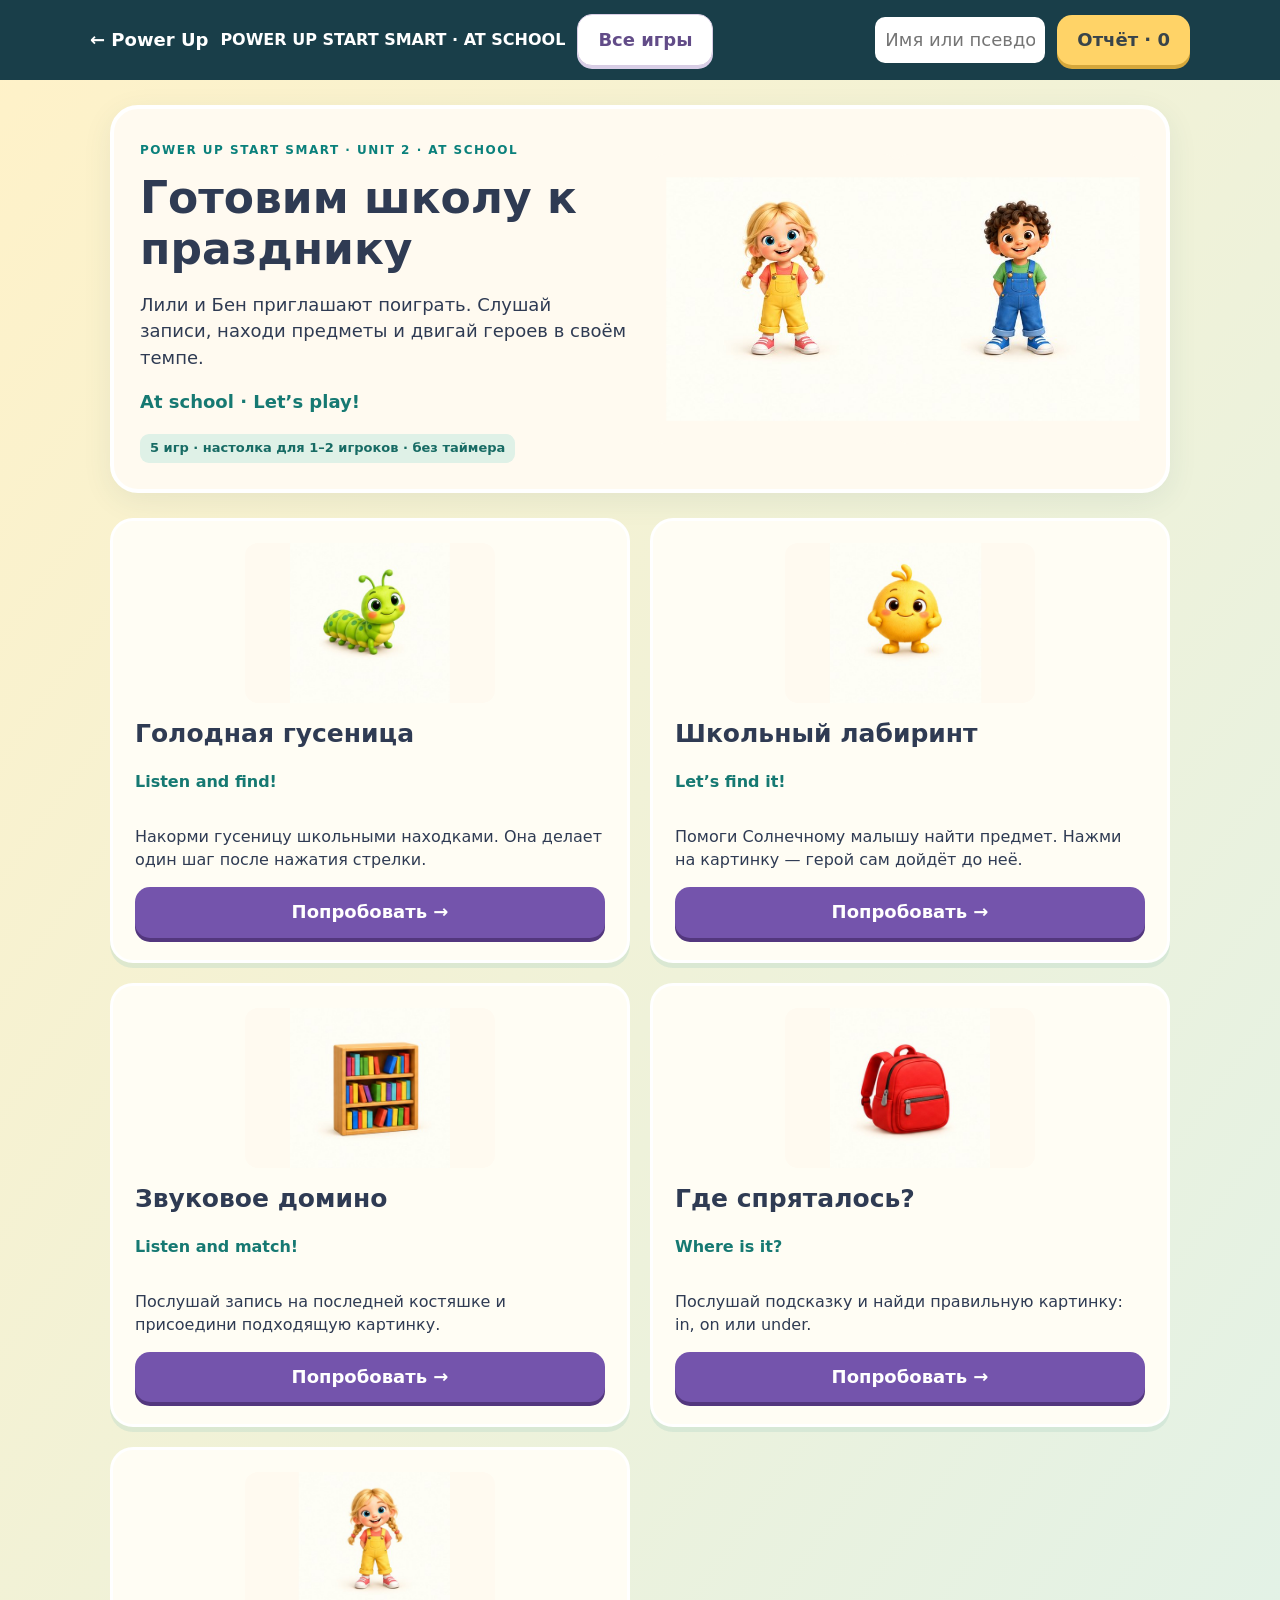
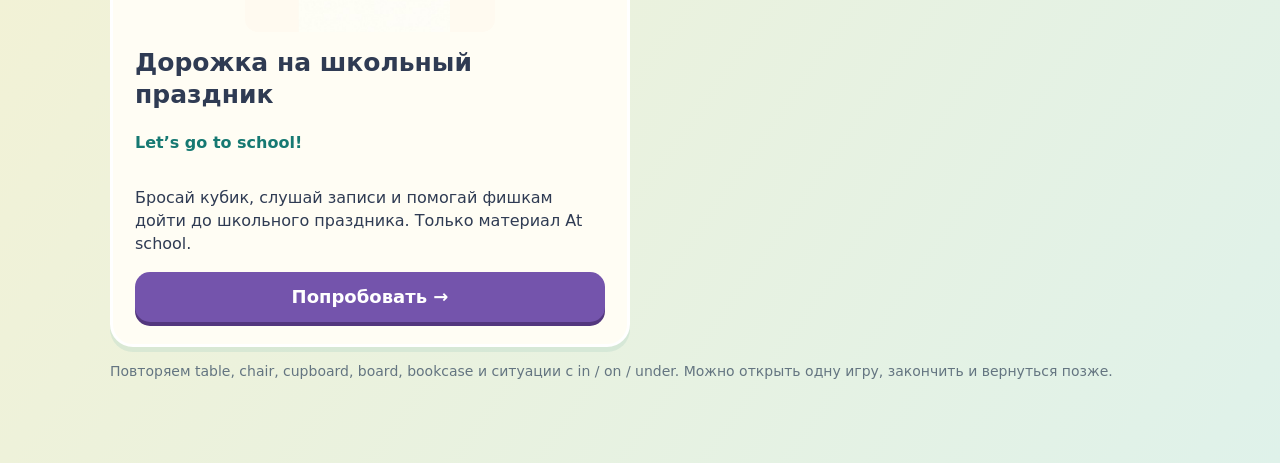
<file: power-up-school.html>
<!doctype html><html lang="ru"><head><meta charset="utf-8"><meta name="viewport" content="width=device-width,initial-scale=1"><title>Power Up Start Smart · At school</title><style id="appStyles">*{box-sizing:border-box}body{margin:0;background:linear-gradient(125deg,#fff2c8,#dff2ea);color:#2f3b53;font:18px/1.45 system-ui}button,input{font:inherit}button{border:0;border-radius:15px;background:#7454ac;color:white;font-weight:750;padding:12px 20px;box-shadow:0 4px #53377e;cursor:pointer;touch-action:manipulation}button:hover:enabled{background:#644498}button:disabled{opacity:.5;cursor:default;box-shadow:none}button:focus-visible,a:focus-visible,input:focus-visible{outline:4px solid #ffbf40;outline-offset:3px}header{background:#193e49;color:white;padding:14px max(15px,calc((100vw - 1100px)/2));display:flex;align-items:center;gap:12px;flex-wrap:wrap}header strong{font-size:16px}input{border:0;border-radius:10px;padding:10px;width:170px;margin-left:auto}.quiet{background:white;color:#624c88;box-shadow:0 3px #d8cee7;border:1px solid #d7cce3}.quiet:hover:enabled{background:#f0eafa}.yellow{background:#ffd367;color:#39444a;box-shadow:0 4px #d5a73b}.yellow:hover:enabled{background:#ffc84d}main{max-width:1100px;margin:auto;padding:25px 20px 50px}.hero,.panel{background:#fffaf0;border:4px solid white;border-radius:28px;padding:26px;box-shadow:0 8px 30px #285b5e15}.hero{display:grid;grid-template-columns:1fr 1fr;align-items:center;gap:25px}h1{font-size:clamp(29px,4vw,44px);line-height:1.15;margin:12px 0 18px}h2{line-height:1.25}.tag{font-size:12px;color:#0a807b;font-weight:850;letter-spacing:1.5px}.small{font-size:14px;color:#647581}.english{color:#167972;font-weight:750}.art{display:block;width:100%;height:100%;min-width:0;overflow:hidden;border-radius:13px;background:#fffaf0}.art svg{display:block;width:100%;height:100%;overflow:hidden}.hero-people{display:flex;height:290px;min-width:0}.hero-people .art{width:50%}.game-grid{display:grid;grid-template-columns:repeat(2,minmax(0,1fr));gap:20px;margin-top:25px}.card{background:#fffdf4;border:3px solid white;border-radius:23px;padding:22px;display:flex;flex-direction:column;box-shadow:0 5px #b8d8c766}.card-pic{height:160px;max-width:250px;align-self:center;width:100%}.card h2{font-size:25px;margin:15px 0 5px}.card p{font-size:16px}.card button{margin-top:auto}.notice{background:#fff0bd;border:2px solid #f2d492;padding:17px;border-radius:16px;margin:20px 0}.actions{display:flex;flex-wrap:wrap;gap:12px;margin-top:20px}.top{display:flex;justify-content:space-between;gap:14px;align-items:start}.top h1{font-size:31px}.feedback{background:#edf1f2;padding:12px 17px;border-radius:14px;min-height:52px;margin-top:16px}.feedback.good{background:#dbf3de;border-left:5px solid #248766}.feedback.retry{background:#fff0c4;border-left:5px solid #dfa72d}.listen{background:#148177;box-shadow:0 4px #07594f;font-size:22px;min-height:64px}.listen:hover:enabled{background:#0c6d64}.play-toolbar{display:flex;gap:15px;align-items:center;justify-content:space-between;flex-wrap:wrap;margin:16px 0}.field{--cols:6;display:grid;grid-template-columns:repeat(var(--cols),minmax(0,1fr));gap:5px;background:#b9dac8;border:7px solid #abd0bc;border-radius:20px;padding:5px;max-width:660px;margin:15px auto}.cell{min-width:0;aspect-ratio:1;border-radius:10px;background:#f3fae9;border:0;box-shadow:none;padding:3px;position:relative}.cell:hover:enabled{background:#e2f0cb}.cell:disabled{opacity:1}.cell.wall{background:#6da2ac;box-shadow:inset 0 0 0 4px #8fbec1;cursor:default}.cell.body{background:#90c948;border-radius:50%;box-shadow:inset 0 0 0 5px #a8df64}.cell.head{background:#d5ebae}.cell .art{background:transparent}.cell.object{border:2px solid #e2c16a;background:#fff9df}.cell.goal{box-shadow:0 0 0 4px #efbc41}.movement{display:grid;grid-template-columns:repeat(3,65px);grid-template-rows:repeat(2,54px);gap:8px;justify-content:center;margin:16px auto}.movement button{padding:4px;font-size:28px}.movement .up{grid-column:2}.movement .left{grid-column:1}.movement .down{grid-column:2}.movement .right{grid-column:3}.trial{background:#fff0c8;padding:13px;border-radius:14px;margin:15px 0}.chain{display:flex;gap:8px;overflow-x:auto;max-width:100%;padding:12px;background:#deefe6;border-radius:18px;align-items:center;min-height:120px}.tile{display:grid;grid-template-columns:1fr 1fr;width:170px;min-width:170px;height:100px;border:3px solid #c9afd9;border-radius:14px;background:white;overflow:hidden}.tile>button,.tile>span{padding:5px;background:#fffaf3;color:#634c87;box-shadow:none;border-radius:0;min-width:0}.tile>button+button{border-left:2px solid #dacbe5}.tile .art{height:85px}.tile .sound{font-size:28px;background:#f2eaf9}.tile.used{opacity:.7}.bank{display:grid;grid-template-columns:repeat(3,minmax(0,1fr));gap:12px;margin:22px 0}.bank .tile{width:100%;min-width:0}.places{display:grid;grid-template-columns:repeat(3,minmax(0,1fr));gap:14px;margin:22px 0}.place{padding:7px;border:3px solid #e0d5e8;background:white;box-shadow:0 4px #d6cce3;min-width:0}.place .art{height:225px}.place.correct{border-color:#208d71;background:#dff3e0}.place.wrong{border-color:#dcab3a;background:#fff0bf}.sample-layout{display:grid;grid-template-columns:minmax(0,1fr) minmax(0,1fr);gap:25px;align-items:center}.sample-art{height:220px}.sample-art .art{max-width:300px;margin:auto}.sample-words{display:grid;grid-template-columns:repeat(5,minmax(0,1fr));gap:8px;margin:18px 0}.sample-words button{padding:5px;background:white;color:#5c5270;border:1px solid #d5cae2;font-size:13px}.sample-words .art{height:85px}.reward{text-align:center;max-width:800px;margin:auto}.reward-art{height:230px;max-width:300px;margin:auto}.stats{display:flex;justify-content:center;gap:25px;flex-wrap:wrap;background:#e7f4df;border-radius:18px;padding:15px;margin:20px 0}.stats b{display:block;font-size:27px}.reward .actions{justify-content:center}.audio-check{display:grid;gap:12px}.check-row{background:white;border:1px solid #dacfe5;padding:15px;border-radius:16px;display:grid;grid-template-columns:110px 1fr;gap:18px;align-items:center}.check-row .art{height:100px}.check-row audio{max-width:100%;width:100%;margin-top:10px}.check-row p{margin:4px 0}.check-row select{font:inherit;max-width:100%;padding:6px;border:1px solid #d5c9df;border-radius:8px}.report-card{background:white;border:2px solid #dfd4e9;border-radius:18px;padding:20px;margin:20px 0}.report-card table{width:100%;border-collapse:collapse;font-size:15px}.report-card td,.report-card th{padding:9px;border-bottom:1px solid #e2dce9;text-align:left}.report-card li{margin:8px 0}#audioStatus:not(:empty){background:#fff0b9;padding:15px;margin:15px;border-radius:15px;text-align:center}dialog{width:94vw;max-width:950px;max-height:90vh;border:4px solid white;border-radius:24px;background:#fffaf0;color:#2f3b53;padding:24px;overflow:auto}dialog::backdrop{background:#183448aa}.report-actions{display:flex;gap:12px;flex-wrap:wrap;position:sticky;top:-24px;background:#fffaf0;padding:12px 0}.path-note{text-align:center;font-size:14px;color:#647786}.pill{display:inline-block;background:#dff1e7;padding:5px 10px;border-radius:9px;font-size:13px;color:#176b64;font-weight:750}@media(max-width:700px){.hero,.sample-layout{grid-template-columns:minmax(0,1fr)}.hero-people{height:210px;order:-1}.game-grid{gap:14px}.card{padding:16px}.card h2{font-size:22px}.place .art{height:170px}.field{gap:4px;padding:4px;border-width:5px}.bank{grid-template-columns:repeat(2,minmax(0,1fr))}.sample-words{grid-template-columns:repeat(3,minmax(0,1fr))}}@media(max-width:480px){main{padding:15px 10px 35px}.hero,.panel{padding:17px}.game-grid{grid-template-columns:minmax(0,1fr)}.top h1{font-size:26px}.top>button{font-size:14px;padding:10px}.play-toolbar{gap:10px}.listen{font-size:18px;padding:12px 18px}.places{gap:7px}.place .art{height:125px}.place{padding:3px}.cell{border-radius:6px;padding:1px}.field{gap:3px;border-width:4px}.movement{grid-template-columns:repeat(3,60px);grid-template-rows:repeat(2,50px)}header{padding:12px;gap:10px}header strong{width:100%}header input{width:140px;margin-left:0}header button{font-size:14px;padding:10px}.check-row{grid-template-columns:75px minmax(0,1fr);gap:12px}.check-row .art{height:75px}.report-card{padding:12px}.report-card table{font-size:12px}.bank{gap:8px}.tile{height:90px}.tile .art{height:75px}}@media(prefers-reduced-motion:reduce){*{transition:none!important;animation:none!important}}

.party-layout{display:grid;grid-template-columns:minmax(0,1.3fr) minmax(220px,.7fr);gap:24px;align-items:start}.party-board{display:grid;grid-template-columns:repeat(4,minmax(0,1fr));gap:8px;background:#a9d7c3;border:8px solid #a9d7c3;border-radius:20px}.party-cell{background:#fff8da;border:2px solid white;border-radius:13px;min-height:95px;padding:8px;position:relative}.party-cell>b{font-size:21px}.party-cell small{display:block;font-size:11px;color:#55765d}.party-cell:nth-child(even){background:#e0eef9}.party-finish{background:#ffdb79!important}.party-tokens{display:flex;gap:5px;flex-wrap:wrap;min-height:30px}.party-token{display:grid;place-items:center;border:3px solid white;border-radius:50%;width:30px;height:30px;font-size:15px;font-weight:850;color:white;box-shadow:0 2px #35445b44}.token-0{background:#aa4b93}.token-1{background:#158f8a}.party-goal{position:absolute;right:7px;top:5px;color:#ba8520;font-size:25px}.party-dice{font-size:29px;font-weight:850;margin:18px 0}.party-layout select{font:inherit}@media(max-width:650px){.party-layout{grid-template-columns:minmax(0,1fr)}.party-cell{min-height:86px;padding:6px}.party-board{gap:5px;border-width:5px}.party-token{width:26px;height:26px}}

.party-layout{grid-template-columns:minmax(0,1.6fr) minmax(215px,.65fr);gap:22px}.party-scenic{border:6px solid #d1b17b;border-radius:25px;overflow:hidden;background:#9bc56d;box-shadow:0 8px 0 #9a7847,0 15px 25px #304b3433}.party-map{display:block;width:100%;height:auto;aspect-ratio:1}.toy-die{display:block;width:86px;height:86px;filter:drop-shadow(3px 6px 4px #5d483c33)}.toy-die svg{width:100%;height:100%}.party-layout .trial{font-size:16px;line-height:1.5;margin-top:0}.party-layout .listen{font-size:20px}.party-layout>div{min-width:0}@media(max-width:720px){.party-layout{grid-template-columns:minmax(0,1fr)}.party-layout>.trial{margin-top:12px}.party-scenic{border-width:4px;border-radius:18px}.toy-die{width:70px;height:70px}}
</style></head><body><header><a href="power-up-start.html" style="color:white;text-decoration:none;font-weight:750">← Power Up</a><strong>POWER UP START SMART · AT SCHOOL</strong><button id="home" class="quiet">Все игры</button><input id="name" maxlength="40" placeholder="Имя или псевдоним" aria-label="Имя ученика"><button id="report" class="yellow">Отчёт · <span id="count">0</span></button></header><main id="app"></main><p id="audioStatus" role="status"></p><dialog id="reportDialog"><div class="report-actions"><button id="closeReport" class="quiet">← К игре</button><button id="saveReport">Скачать отчёт</button></div><section id="reportContent"></section></dialog><noscript>Для игр нужен JavaScript.</noscript><script src="power-up-school.js?v=20261101-11" defer></script></body></html>
</file>
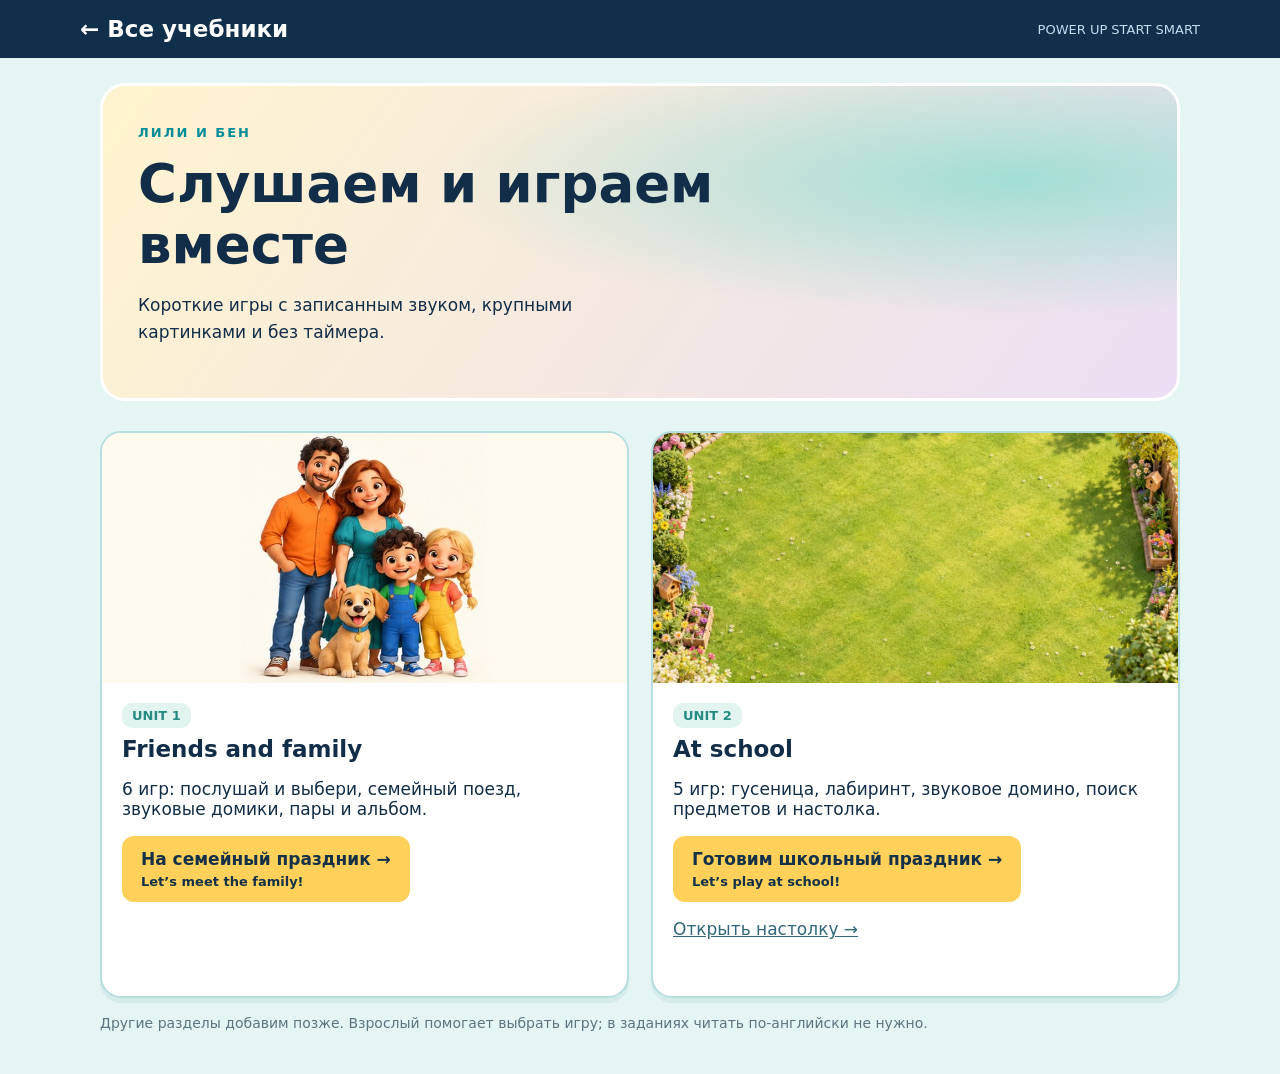
<file: power-up-start.html>
<!doctype html><html lang="ru"><head><meta charset="utf-8"><meta name="viewport" content="width=device-width,initial-scale=1"><link rel="stylesheet" href="site.css?v=20261101-11"><title>Power Up Start Smart · Игры</title></head><body><header><a class="brand" href="index.html">← Все учебники</a><span class="note">POWER UP START SMART</span></header><main><section class="hero books-hero"><span class="tag">ЛИЛИ И БЕН</span><h1>Слушаем и играем вместе</h1><p>Короткие игры с записанным звуком, крупными картинками и без таймера.</p></section><div class="grid books-grid"><article class="card ready power-up-card"><div class="cover" role="img" aria-label="Семья Лили и Бена"><svg viewBox="0 0 100 100" preserveAspectRatio="xMidYMid meet" aria-hidden="true" style="display:block;width:100%;height:100%"><svg x="0" y="0" width="100" height="100" viewBox="0 1 1 1" overflow="hidden"><image href="assets/power-up-family/family.jpg" width="4" height="3"/></svg></svg></div><div class="copy"><span class="pill">UNIT 1</span><h2>Friends and family</h2><p>6 игр: послушай и выбери, семейный поезд, звуковые домики, пары и альбом.</p><a class="btn" href="power-up-family.html">На семейный праздник →<small lang="en">Let’s meet the family!</small></a></div></article><article class="card ready school-card"><div class="cover" role="img" aria-label="Школьный двор с лестницами и горками"></div><div class="copy"><span class="pill">UNIT 2</span><h2>At school</h2><p>5 игр: гусеница, лабиринт, звуковое домино, поиск предметов и настолка.</p><a class="btn" href="power-up-school.html">Готовим школьный праздник →<small lang="en">Let’s play at school!</small></a><p><a class="back" href="power-up-school.html?game=board">Открыть настолку →</a></p></div></article></div><p class="muted">Другие разделы добавим позже. Взрослый помогает выбрать игру; в заданиях читать по-английски не нужно.</p></main></body></html>
</file>
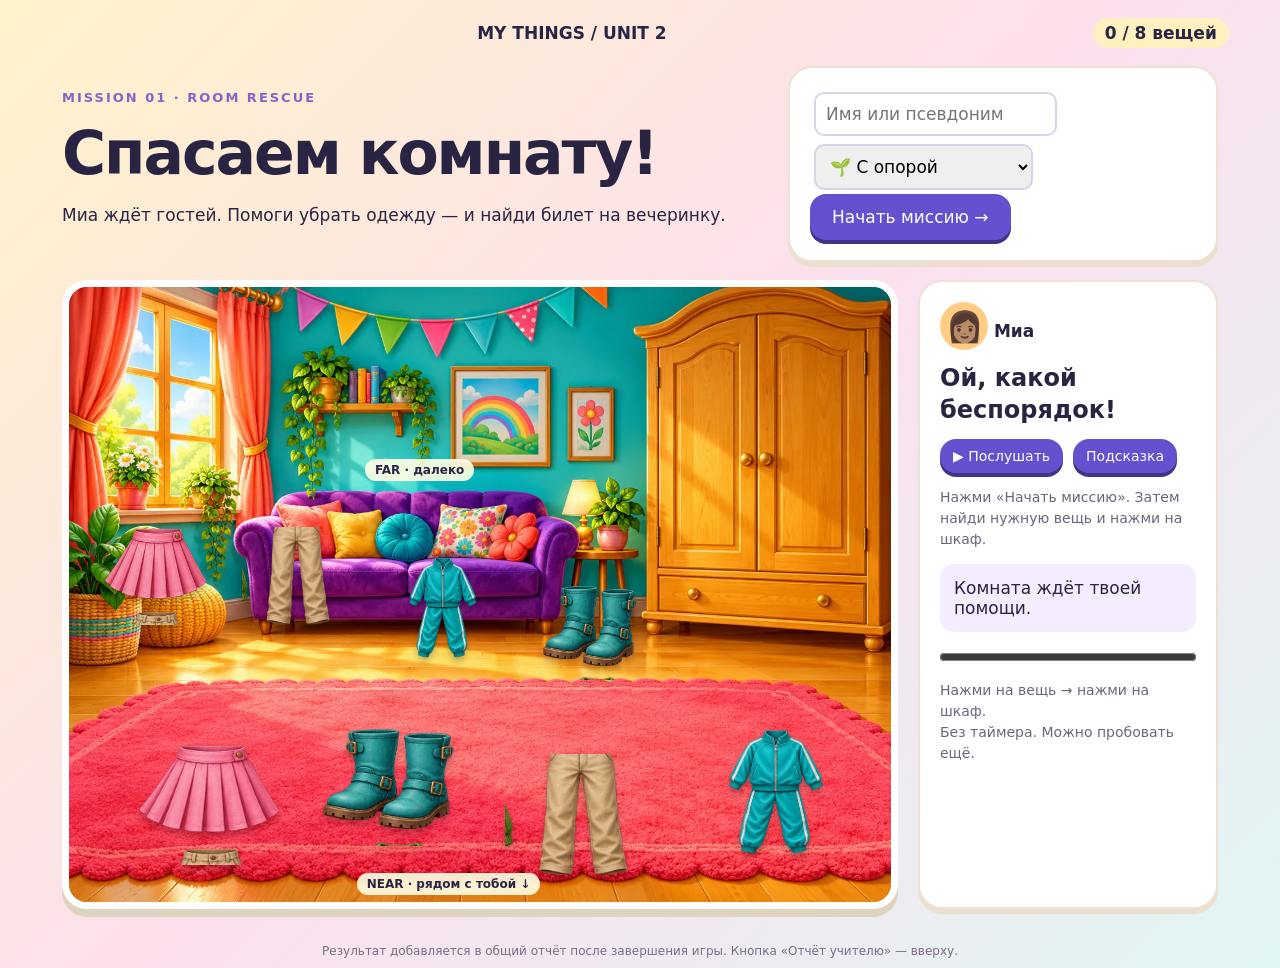
<file: room.html>
<!doctype html><html lang="ru"><meta charset="utf-8"><meta name="viewport" content="width=device-width, initial-scale=1"><title>Room Rescue · Наведи порядок</title><style>
*{box-sizing:border-box}body{margin:0;background:#fff7e8;color:#292442;font:17px 'Trebuchet MS',system-ui}header{padding:18px 4%;display:flex;justify-content:space-between;align-items:center}a{color:inherit}button,input,select{font:inherit}button{cursor:pointer;border:0;border-radius:16px;padding:13px 22px;background:#6550cf;color:white;box-shadow:0 4px 0 #433387}button:hover{filter:brightness(1.1)}button:focus-visible{outline:4px solid #ed941d}button:disabled{opacity:.55;cursor:default}main{max-width:1200px;margin:auto;padding:0 22px 25px}.intro{display:flex;justify-content:space-between;gap:24px;align-items:center}h1{font-size:clamp(32px,5vw,60px);margin:12px 0;letter-spacing:-2px}.eyebrow{color:#8564c7;font-weight:bold;letter-spacing:2px;font-size:13px}.panel{background:white;border:2px solid #eee1d3;border-radius:24px;padding:20px;box-shadow:0 5px 0 #ebdfcf}.setup{max-width:430px}.setup input,.setup select{padding:10px;border:2px solid #ddd1ea;border-radius:10px;margin:4px;max-width:100%}.layout{display:grid;grid-template-columns:1fr 300px;gap:20px;margin-top:18px}.room{position:relative;aspect-ratio:1.33;background:#b7e5df;border:7px solid #fff;border-radius:25px;overflow:hidden;box-shadow:0 8px 0 #ded3bf}.scene{position:absolute;width:100%;height:100%}.item{position:absolute;background:transparent;box-shadow:none;padding:0;width:15%;height:17%;transition:transform .35s,opacity .35s;color:#333}.item svg{width:100%;height:100%;filter:drop-shadow(0 5px 1px #0002)}.item:hover{transform:translateY(-6px) rotate(-5deg);filter:none}.item.selected{outline:4px dashed #ffb724;border-radius:16px;background:#fff8}.item.hint{animation:pulse 1s infinite}.item.stored{transform:translate(250px,-180px) scale(.1);opacity:0;pointer-events:none}.label{display:none;background:white;border-radius:8px;font-size:12px;padding:3px}.easy .label{display:block}.speech{font-size:24px;font-weight:bold;line-height:1.35;margin:12px 0}.avatar{display:inline-grid;place-content:center;width:48px;height:48px;background:#ffcc81;border-radius:50%;font-size:30px}.small{font-size:14px;color:#6f657b;line-height:1.5}.closet{position:absolute;right:3%;top:25%;width:22%;height:36%;background:transparent;box-shadow:none;border:3px dashed transparent;padding:0;color:#67482c}.closet.ready{border-color:#fff0a2;background:#fff3;border-radius:12px;animation:pulse 1s infinite}.toolbar{display:flex;gap:10px;align-items:center;flex-wrap:wrap}.toolbar button{padding:9px 13px;font-size:14px}.status{min-height:62px;background:#f3edff;border-radius:14px;padding:14px;margin:14px 0}.tiles{display:flex;gap:8px;flex-wrap:wrap;margin:15px 0}.tiles button{padding:10px 13px;background:#efe8ff;color:#4a3981;box-shadow:0 3px 0 #cbbbe9}.hidden{display:none!important}progress{width:100%;accent-color:#65ad86;height:16px}.badge{padding:5px 12px;background:#fff1bf;border-radius:20px;font-weight:bold}textarea{width:100%;min-height:220px;padding:12px;font:14px system-ui}#end{max-width:700px;margin:25px auto}.stars{font-size:52px;color:#e9a52d}footer{text-align:center;font-size:12px;color:#796f83;padding:10px}@keyframes pulse{50%{filter:drop-shadow(0 0 8px #ffe560)}}@media(max-width:800px){.layout{grid-template-columns:1fr}.intro{display:block}.setup{max-width:none}.room{min-height:350px}.speech{font-size:22px}header{font-size:13px}.item{min-width:60px}.panel{padding:16px}}@media(prefers-reduced-motion:reduce){*{animation:none!important;transition:none!important}}.scene{object-fit:fill}.item .sprite{display:block;width:100%;height:100%;background-image:url('assets/27b76a67778be36c371f.webp');background-size:400% 300%;background-repeat:no-repeat;filter:drop-shadow(0 5px 3px #0003)}.distance{position:absolute;background:#fffde4e8;padding:4px 10px;border-radius:12px;font-size:12px;font-weight:bold;pointer-events:none}.far{top:28%;left:36%}.near{bottom:1%;left:35%}.closet{right:2%;top:5%;height:49%;width:25%}.room{min-height:0!important}.item{height:20%}.item .label{position:relative;z-index:1}.room{background:#7fbbb1}.item:hover{filter:none}.status.attention{background:#fff0a3;border:3px solid #eaa52c;color:#593b13;font-weight:bold;animation:notice .45s ease-out}.ticket{margin:25px auto;padding:35px 25px;border-radius:25px;background:linear-gradient(135deg,#ffcf58,#ff8db5 55%,#ae9cff);border:4px dashed white;box-shadow:0 12px 30px #7944b440;transform:rotate(-2deg);text-align:center}.ticket h2{font-size:40px;margin:10px}.ticket .stamp{font-size:60px}.ticket small{letter-spacing:3px;font-weight:bold}@keyframes notice{from{transform:scale(.96)}to{transform:scale(1)}}body{background:linear-gradient(135deg,#fff3ca,#fce0ed,#e1f6f4)}</style>
<header><span>English Playground</span><b>MY THINGS / UNIT 2</b><span class="badge" id="counter">0 / 8 вещей</span></header><div id="loadNotice" role="status" style="padding:20px;background:#fff0ba">Загружаем игру…</div><main id="gameContent" inert><div class="intro"><div><span class="eyebrow">MISSION 01 · ROOM RESCUE</span><h1>Спасаем комнату!</h1><p>Миа ждёт гостей. Помоги убрать одежду — и найди билет на вечеринку.</p></div><div class="panel setup" id="setup"><input id="name" placeholder="Имя или псевдоним" aria-label="Имя" maxlength="50"><select id="level" aria-label="Уровень"><option value="0">🌱 С опорой</option><option value="1">🚀 Самостоятельно</option><option value="2">⭐ Собираю фразы</option></select><button onclick="start()">Начать миссию →</button></div></div><div id="play" class="layout"><div class="room" id="room"><img class="scene" src="assets/1bc1e634f77fa066bd76.webp" alt="Солнечная комната с диваном, ковром и деревянным шкафом"><span class="distance far">FAR · далеко</span><span class="distance near">NEAR · рядом с тобой ↓</span><div id="objects"></div><button id="closet" class="closet" onclick="storeItem()" aria-label="Убрать выбранную вещь в шкаф"></button></div><aside class="panel"><span class="avatar">👩🏽</span><b> Миа</b><div class="speech" id="prompt">Ой, какой беспорядок!</div><div class="toolbar"><button id="listen" onclick="speak()">▶ Послушать</button><button id="help" onclick="hint()">Подсказка</button></div><p class="small" id="translation">Нажми «Начать миссию». Затем найди нужную вещь и нажми на шкаф.</p><div id="build" class="hidden"><p class="small">Собери просьбу, затем найди вещь.</p><div id="sentence" class="status"></div><div class="tiles" id="tiles"></div><button onclick="resetWords()">Сбросить фразу</button></div><div id="feedback" class="status" role="status" aria-live="polite">Комната ждёт твоей помощи.</div><progress id="progress" max="8" value="0"></progress><button id="next" class="hidden" onclick="next()">Продолжить →</button><p class="small">Нажми на вещь → нажми на шкаф.<br>Без таймера. Можно пробовать ещё.</p></aside></div><section id="end" class="panel hidden"></section></main><footer>Отчёт сохраняется в этом браузере. Ученику нужно отправить его учителю самостоятельно. Озвучивание зависит от женских английских голосов устройства.</footer><script>
const $=id=>document.getElementById(id);const catalog=[['T-shirt','футболку',false,0],['jeans','джинсы',true,1],['trainers','кроссовки',true,2],['cap','кепку',false,3],['hoodie','толстовку',false,4],['dress','платье',false,5],['boots','ботинки',true,6],['skirt','юбку',false,7],['shirt','рубашку',false,8],['jacket','куртку',false,9],['jumper','джемпер',false,10],['trousers','брюки',true,11],['coat','пальто',false,12],['shoes','туфли',true,13],['top','топ',false,14],['tracksuit','спортивный костюм',false,15]];
function shuffle(a){a=[...a];for(let j=a.length-1;j>0;j--){let k=Math.floor(Math.random()*(j+1));[a[j],a[k]]=[a[k],a[j]]}return a}
let data=[],order=[],previous='';try{previous=localStorage.getItem('roomLastSet')||''}catch{}
function makeSet(){let chosen;for(let tries=0;tries<100;tries++){chosen=[...shuffle(catalog.filter(c=>!c[2])).slice(0,2),...shuffle(catalog.filter(c=>c[2])).slice(0,2)];if(chosen.map(c=>c[0]).sort().join('|')!==previous)break}previous=chosen.map(c=>c[0]).sort().join('|');try{localStorage.setItem('roomLastSet',previous)}catch{}const nearSlots=shuffle([[8,73],[30,70],[53,76],[77,72]]),farSlots=shuffle([[4,38],[21,39],[39,44],[57,47]]);data=[];chosen.forEach((c,j)=>{[true,false].forEach(near=>{let pos=(near?nearSlots:farSlots)[j];data.push({word:c[0],ru:c[1],plural:c[2],sprite:c[3],near,x:pos[0],y:pos[1],det:c[2]?(near?'these':'those'):(near?'this':'that')})})});order=shuffle(data.map((_,i)=>i));renderObjects()}
function target(){return order[index]}
function art(d){if(d.sprite>=12){let n=d.sprite-12;return '<span class="sprite" style="background-image:url(assets/1c51d0ad549832a60a9d.webp);background-size:200% 200%;background-position:'+(n%2*100)+'% '+(Math.floor(n/2)*100)+'%"></span>'}return '<span class="sprite" style="background-position:'+((d.sprite%4)*100/3)+'% '+(Math.floor(d.sprite/4)*50)+'%"></span>'}
function renderObjects(){$('objects').innerHTML='';data.forEach((d,n)=>{let b=document.createElement('button');b.id='obj'+n;b.className='item';b.style.left=d.x+'%';b.style.top=d.y+'%';b.style.width=d.near?'18%':'13%';b.style.height=d.near?'21%':'17%';b.innerHTML=art(d)+'<span class="label">'+d.word+'</span>';b.setAttribute('aria-label',(d.near?'Рядом: ':'Далеко: ')+d.word);b.onclick=()=>choose(n);$('objects').append(b)})}
let active=false,index=0,selected=null,attempts=0,hints=0,records=[],level=0,startTime,student,words=[],built=[],ready=false;makeSet();
function start(){if(active&&!confirm('Начать заново?'))return;level=+$('level').value;student=$('name').value.trim()||'Ученик';active=true;index=0;makeSet();records=[];startTime=Date.now();document.querySelectorAll('.item').forEach(b=>b.classList.remove('stored','selected','hint'));$('room').classList.toggle('easy',level===0);$('end').classList.add('hidden');$('play').classList.remove('hidden');$('setup').classList.add('hidden');round()}
function phrase(){let d=data[target()];return 'Put '+d.det+' '+d.word+' away, please.'}function round(){$('feedback').classList.remove('attention');attempts=0;hints=0;selected=null;ready=level!==2;$('closet').classList.remove('ready');$('next').classList.add('hidden');$('counter').textContent=index+' / 8 вещей';$('progress').value=index;$('prompt').textContent=level===2?'Миа просит убрать вещь…':phrase();$('translation').textContent=level===0?'Убери '+(data[target()].near?'эту вещь рядом с тобой':'ту вещь в глубине комнаты')+': '+data[target()].ru+'.':level===2?'Убери '+data[target()].ru+' ('+(data[target()].near?'рядом с тобой':'далеко от тебя')+').':'Найди вещь из просьбы Мии.';$('feedback').textContent='Сначала выбери вещь, затем нажми на шкаф.';$('build').classList.toggle('hidden',level!==2);if(level===2)resetWords()}
let audioContext;function attention(){$('feedback').classList.remove('attention');void $('feedback').offsetWidth;$('feedback').classList.add('attention');try{const A=window.AudioContext||window.webkitAudioContext;if(!A)return;audioContext=audioContext||new A();audioContext.resume();const t=audioContext.currentTime;[660,880].forEach((f,i)=>{const o=audioContext.createOscillator(),g=audioContext.createGain();o.type='sine';o.frequency.value=f;g.gain.setValueAtTime(0,t+i*.13);g.gain.linearRampToValueAtTime(.045,t+i*.13+.02);g.gain.exponentialRampToValueAtTime(.001,t+i*.13+.19);o.connect(g);g.connect(audioContext.destination);o.start(t+i*.13);o.stop(t+i*.13+.2)})}catch{}}
const gestureRules={this:'THIS — одна вещь рядом: можно потрогать, даже пощипать. Покажи щипок пальцами.',these:'THESE — несколько вещей рядом: можно взять в руки, «обнять». Покажи объятие.',that:'THAT — одна вещь далеко: тянемся, указываем пальцем, но не достаём.',those:'THOSE — несколько вещей далеко: тянемся двумя руками, потому что вещей много.'};

function gestureRule(){return gestureRules[data[target()].det]}
function miaVoice(voices){return voices.filter(v=>/^en([-_]|$)/i.test(v.lang)).find(v=>/female|samantha|victoria|karen|moira|tessa|fiona|susan|zira|hazel|aria|jenny|sonia|libby|sara|serena|ava|emma|allison|joanna|salli|kate|shelley|google uk english female/i.test(v.name))}
function speak(){if(!active)return;if(!('speechSynthesis'in window)){$('feedback').textContent='Озвучивание недоступно в этом браузере.';return}const synth=window.speechSynthesis;synth.cancel();const say=()=>{if(!active)return;const voice=miaVoice(synth.getVoices());if(!voice){$('feedback').textContent='Женский английский голос пока недоступен. Добавьте его в настройках речи устройства и нажмите «Послушать» ещё раз.';return}const u=new SpeechSynthesisUtterance(phrase());u.voice=voice;u.lang=voice.lang;u.rate=.8;u.onerror=()=>{$('feedback').textContent='Не удалось воспроизвести голос Мии. Нажми «Послушать» ещё раз.'};synth.speak(u)};if(synth.getVoices().length)say();else{let done=false;const loaded=()=>{if(done)return;done=true;synth.removeEventListener('voiceschanged',loaded);say()};synth.addEventListener('voiceschanged',loaded);setTimeout(loaded,1500)}}
function hint(){if(!active||records.length>index)return;hints++;if(level===2){$('feedback').textContent='Просьба: '+phrase()+' '+gestureRule();return}$('obj'+target()).classList.add('hint');$('feedback').textContent=gestureRule()}
function choose(n){if(!active||records.length>index)return;if(!ready){$('feedback').textContent='Сначала собери просьбу Мии из слов.';return}document.querySelectorAll('.selected').forEach(b=>b.classList.remove('selected'));selected=n;$('obj'+n).classList.add('selected');$('closet').classList.add('ready');$('feedback').textContent='Вещь выбрана. Теперь нажми на шкаф.'}
function storeItem(){if(!active||selected===null||records.length>index)return;attempts++;if(selected!==target()){attention();$('feedback').textContent='Hang on! '+(data[selected].word===data[target()].word?'Это нужная одежда, но проверь расстояние. '+gestureRule():'Миа просит другую вещь.')+' Попробуй ещё.';$('obj'+selected).classList.remove('selected');selected=null;$('closet').classList.remove('ready');return}$('feedback').classList.remove('attention');records.push({phrase:phrase(),attempts,hints});$('obj'+target()).classList.remove('selected','hint');$('obj'+target()).classList.add('stored');$('closet').classList.remove('ready');$('feedback').textContent=['Thank you! Теперь здесь просторнее.','Fantastic! Ещё одна вещь на месте.','Here you are! Отличная работа.'][index%3];$('progress').value=index+1;$('counter').textContent=(index+1)+' / 8 вещей';$('next').classList.remove('hidden');$('next').textContent=index===7?'Найти сюрприз →':'Следующая просьба →'}
function resetWords(){ready=false;built=[];words=['Put',data[target()].det,data[target()].word,'away,','please.'];drawWords()}function drawWords(){$('sentence').textContent=built.join(' ')||'Твоя фраза появится здесь';$('tiles').innerHTML='';shuffle(words).forEach(w=>{let b=document.createElement('button');b.textContent=w;b.onclick=()=>{if(w!==['Put',data[target()].det,data[target()].word,'away,','please.'][built.length]){hints++;attention();$('feedback').textContent='Попробуй другое слово. Начни с Put, затем укажи вещь. '+gestureRule();return}built.push(w);words.splice(words.indexOf(w),1);drawWords();if(!words.length){ready=true;$('prompt').textContent=phrase();$('feedback').textContent='Фраза готова! Найди вещь в комнате.'}};$('tiles').append(b)})}
function next(){index++;if(index<8)round();else revealTicket()}function revealTicket(){active=false;$('play').classList.add('hidden');$('end').classList.remove('hidden');$('end').innerHTML='<div class="stars">★ ★ ★</div><h1>Сюрприз найден!</h1><div class="ticket"><small>YOU ARE INVITED</small><div class="stamp">🎉</div><h2>Mia’s Party</h2><p>YOUR VIP TICKET</p><b>Thank you! You’re a great friend!</b></div><p>Ты помог Мии навести порядок и нашёл приглашение на вечеринку!</p><button onclick="finish()">Отчёт учителю →</button>'}function finish(){active=false;$('play').classList.add('hidden');$('end').classList.remove('hidden');const first=records.filter(r=>r.attempts===1).length;const report='ROOM RESCUE · Go Getter 1 Unit 2\nУченик: '+student+'\nУровень: '+['С опорой','Самостоятельно','Собираю фразы'][level]+'\nДата: '+new Date().toLocaleString('ru-RU')+'\nУбрано: 8/8\nВерно с первой попытки: '+first+'/8\nВремя: '+Math.round((Date.now()-startTime)/1000)+' сек.\n\n'+records.map((r,i)=>(i+1)+'. '+r.phrase+' | попыток: '+r.attempts+' | подсказок: '+r.hints).join('\n');try{let a=JSON.parse(localStorage.getItem('roomReports')||'[]');a.unshift(report);localStorage.setItem('roomReports',JSON.stringify(a.slice(0,30)))}catch{}$('end').innerHTML='<div class="stars">★ ★ ★</div><h1>Комната спасена!</h1><h2>You’re invited! 🎟️</h2><p>Под последней вещью нашёлся билет на вечеринку. Миа говорит: «Thank you! You’re a great friend!»</p><p>Все 8 вещей на месте. С первой попытки: <b>'+first+'/8</b>.</p><textarea readonly aria-label="Отчёт"></textarea><div class="toolbar"><button id="download">Скачать отчёт учителю</button><button onclick="location.reload()">Сыграть ещё</button></div><p class="small">Скачай файл и отправь учителю. Автоматической отправки нет.</p>';$('end').querySelector('textarea').value=report;$('download').onclick=()=>{let u=URL.createObjectURL(new Blob([report],{type:'text/plain;charset=utf-8'}));let a=document.createElement('a');a.href=u;a.download='Room-Rescue-report.txt';a.click();setTimeout(()=>URL.revokeObjectURL(u),1000)}}

let runKey='';function newRun(){runKey=Date.now()+'-'+Math.random().toString(36).slice(2)}function sendResult(r){parent.postMessage({miaHub:'result',runKey,...r},'*')}function openUnifiedReport(){parent.postMessage({miaHub:'report'},'*')}function applyHubName(n){let input=document.getElementById('name');if(input)input.value=n||''}window.addEventListener('message',e=>{if(e.source===parent&&e.data?.miaHub==='name')applyHubName(e.data.name)});document.querySelectorAll('footer').forEach(f=>f.textContent='Результат добавляется в общий отчёт после завершения игры. Кнопка «Отчёт учителю» — вверху.');
const hubStart=start;start=function(){newRun();hubStart()};const hubReveal=revealTicket;revealTicket=function(){sendResult({title:'Спасаем комнату · '+['с опорой','самостоятельно','собираю фразы'][level],total:records.length,first:records.filter(r=>r.attempts===1).length,errors:records.reduce((a,r)=>a+Math.max(0,r.attempts-1),0),hints:records.reduce((a,r)=>a+r.hints,0),details:records.map(r=>r.phrase+' · попыток: '+r.attempts+', подсказок: '+r.hints)});hubReveal()};finish=openUnifiedReport;document.querySelector('header span').innerHTML='';

</script><script>if(typeof start==='function'&&typeof round==='function'){document.getElementById("gameContent").inert=false;document.getElementById("loadNotice").remove()}else{document.getElementById("loadNotice").textContent='Не удалось загрузить код игры. Обновите страницу.'}</script><script>window.addEventListener('message',e=>{if(e.source!==parent||!e.data?.miaLesson)return;const a=e.data.miaLesson.action;start()});</script></html>
</file>
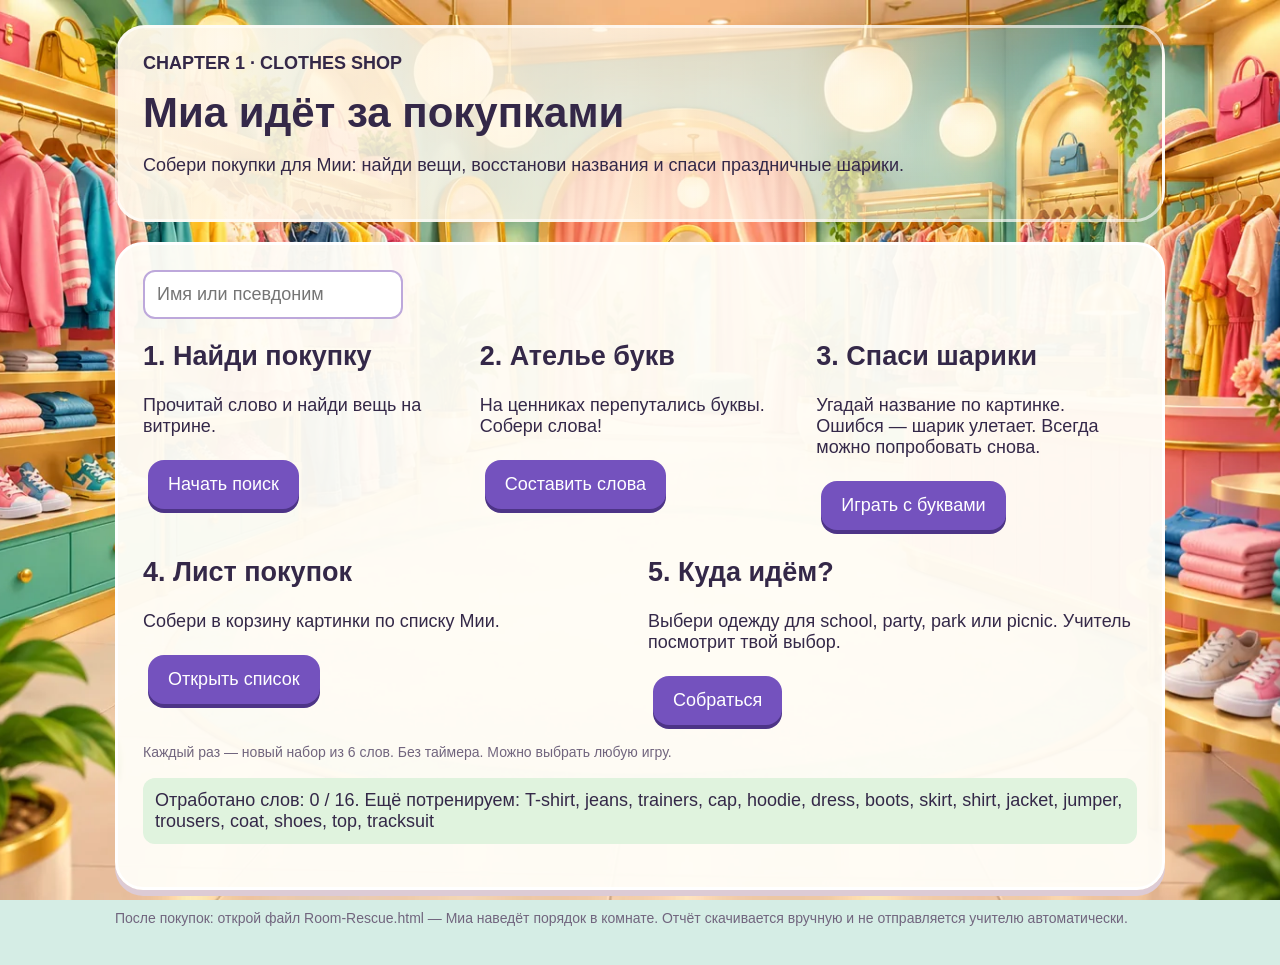
<file: shop.html>
<!doctype html><html lang="ru"><meta charset="utf-8"><meta name="viewport" content="width=device-width,initial-scale=1"><title>Mia’s Shopping Adventure</title><style>*{box-sizing:border-box}body{margin:0;background:linear-gradient(120deg,#ffeec3,#ffe1ef,#daf3ef);color:#342848;font:18px 'Trebuchet MS',sans-serif}main{max-width:1100px;margin:auto;padding:25px}h1{font-size:clamp(35px,6vw,65px);margin:15px 0}button,input{font:inherit}button{cursor:pointer;background:#7452be;color:white;border:0;border-radius:16px;padding:14px 20px;box-shadow:0 4px #4d3487;margin:5px}button:disabled{opacity:.5;cursor:default}button:focus-visible{outline:4px solid #e78d17}input{padding:12px;border:2px solid #bda8db;border-radius:12px;max-width:100%}.panel{background:#fffdf8;padding:25px;border-radius:28px;margin:20px 0;box-shadow:0 6px #ddcbd5}.grid{display:grid;grid-template-columns:repeat(auto-fit,minmax(190px,1fr));gap:16px}.product{background:linear-gradient(#fff,#f2e6ff);color:#342848;box-shadow:0 4px #d9c9e8;border:3px solid white;margin:0;padding:15px;min-height:170px}.sprite{display:block;width:145px;height:145px;max-width:100%;background-image:url(assets/27b76a67778be36c371f.webp);background-size:400% 300%;background-repeat:no-repeat;margin:auto;filter:drop-shadow(0 4px 4px #0002)}.big .sprite{width:210px;height:210px}.row{display:flex;flex-wrap:wrap;gap:10px;align-items:center}.notice{background:#fff0ae;border-left:6px solid #edaa37;padding:18px;border-radius:12px;min-height:60px;margin:18px 0}.letters button{background:#fff;color:#513b80;box-shadow:0 3px #d4c0e8;min-width:45px}.word{letter-spacing:7px;font-size:30px;font-weight:bold;min-height:50px}.small{font-size:14px;color:#71657e}.hidden{display:none}.banner{background:linear-gradient(90deg,#efd4ffed,#fff0b8dd),url(assets/1bc1e634f77fa066bd76.webp) center/cover;padding:25px;border-radius:30px}.balloons{font-size:30px;min-height:50px}textarea{width:100%;min-height:250px;font:15px system-ui;padding:12px}progress{width:100%;accent-color:#8d68c2}a{color:#654592}@media(max-width:550px){main{padding:12px}.panel{padding:16px}.grid{grid-template-columns:1fr 1fr}.sprite{width:115px;height:115px}.product{padding:8px;min-height:145px}}body{background:#d5ede5 url(assets/14021071bc1bb67f3053.webp) center/cover fixed}.banner{background:linear-gradient(90deg,#fff7e9f5,#fff7e9bb 65%,#fff0);min-height:245px;border:3px solid #fff9}.panel{background:#fffdf7f5;border:3px solid #fff}.receipt{max-width:440px;background:#fffef3;margin:25px auto;padding:30px;color:#3d3542;box-shadow:0 8px 25px #47325125;border-top:8px dotted #c6b5c5;border-bottom:8px dotted #c6b5c5;font-family:monospace}.receipt h2{text-align:center;font-size:24px}.receipt .line{display:flex;justify-content:space-between;border-bottom:1px dashed #d1c7ce;padding:9px 0}.mia-scene{width:100%;border-radius:20px;display:block}.hint-overlay{position:fixed;inset:0;background:#302141bd;z-index:10;display:grid;place-items:center;padding:20px}.hint-card{background:#fff2bc;border:5px solid #fff;padding:30px;border-radius:26px;text-align:center;max-width:500px;box-shadow:0 15px 50px #0004}.hint-card strong{display:block;font-size:42px;margin:25px;letter-spacing:3px}.hint-card p{font-size:18px}.hidden{display:none!important}@media(max-width:550px){body{background-attachment:scroll}.receipt{padding:20px}}.purchase-finale{position:relative;max-width:900px;margin:auto}.purchase-finale .mia-scene{max-height:65vh;object-fit:cover}.purchase-finale .receipt{position:absolute;left:3%;top:3%;width:38%;margin:0;padding:12px;font-size:clamp(10px,1.5vw,16px);max-height:60vh;overflow:auto}.purchase-finale .receipt h2{font-size:17px}.purchase-finale .receipt .line{padding:4px}.product.chosen{border-color:#7851bc;background:#e7d9fc}.list{background:#fff2bc;padding:18px;border-radius:16px}.compact h1{font-size:32px;margin:5px}.banner{min-height:180px}.banner h1{font-size:42px}@media(max-width:550px){.purchase-finale .receipt{width:45%;font-size:10px;padding:7px}.purchase-finale .receipt h2{font-size:12px}.purchase-finale .mia-scene{min-height:300px}.receipt p{margin:5px}}.sprite{clip-path:inset(2% 0 4% 0)}.extra{background-image:url(assets/1c51d0ad549832a60a9d.webp)!important;background-size:200% 200%!important}.dress-layout{display:grid;grid-template-columns:minmax(240px,430px) 1fr;gap:18px}.dress-scene{position:relative;aspect-ratio:1/1.2;background-image:url(assets/f4adb589929d5343a0a2.webp);background-size:200% 200%;border-radius:20px;overflow:hidden}.mia-doll{position:absolute;left:20%;top:4%;width:60%;height:94%;object-fit:fill}.wear{position:absolute;pointer-events:none}.wear .sprite{width:100%;height:100%;clip-path:inset(3%)}.wear-top{left:36%;top:25%;width:28%;height:26%}.wear-bottom{left:38%;top:44%;width:25%;height:42%}.wear-dress{left:31%;top:25%;width:38%;height:47%}.wear-shoes{left:37%;top:83%;width:27%;height:14%}.wear-cap{left:37%;top:1%;width:27%;height:15%}.wear-full{left:32%;top:25%;width:36%;height:61%}.dress-layout .grid{grid-template-columns:repeat(auto-fit,minmax(110px,1fr))}.dress-layout .product{min-height:120px;font-size:14px}.dress-layout .product .sprite{width:85px;height:85px}.look-report{max-width:500px;margin:auto}.progress-note{background:#e0f3de;padding:12px;border-radius:12px}@media(max-width:650px){.dress-layout{grid-template-columns:1fr}.dress-scene{max-height:60vh;max-width:400px;width:100%;margin:auto}}.fitted-mia{position:absolute;width:64%;height:96%;left:18%;top:2%;overflow:visible}.dress-scene{aspect-ratio:1/1.2;max-height:none!important}.school-item{background-image:url(assets/f2dd2eb09c52bcd9ced0.webp)!important;background-size:200% 100%!important;clip-path:inset(3%)}.look-report{width:100%;max-width:430px}.dress-layout .dress-scene{width:100%;max-width:430px}@media print{.look-report,.dress-scene{break-inside:avoid}}.outfit-display{background:#fff8e9;border:3px solid #fff;border-radius:22px;overflow:hidden}.outfit-display .dress-scene{aspect-ratio:1.15;min-height:300px;position:relative}.rack-mia{position:absolute;left:1%;bottom:0;width:35%;height:96%;object-fit:contain}.rack-area{position:absolute;left:36%;right:3%;top:16%;bottom:9%;border-top:7px solid #8a6046;border-left:5px solid #8a6046;border-right:5px solid #8a6046;border-radius:10px 10px 0 0;background:#fff9}.rack-items{height:100%;display:grid;grid-template-columns:repeat(2,minmax(0,1fr));align-content:start;gap:2px;padding:9px 5px}.rack-item{text-align:center;position:relative;color:#372e49;font-size:12px;min-width:0}.rack-item .sprite{width:100%;max-width:110px;height:110px;margin:auto}.hanger{display:block;height:19px;width:80%;margin:auto;border-bottom:2px solid #8e708e;color:#8e708e;font-size:23px;line-height:12px}.rack-item.footwear .hanger{visibility:hidden}.rack-caption{padding:12px;background:#fffcf1;font-size:14px}.rack-placeholder{grid-column:1/-1;padding:30px 10px;text-align:center;font-size:16px;color:#796b7d}.dress-layout{grid-template-columns:minmax(300px,480px) 1fr}.look-report{max-width:530px}.rack-item .school-item{background-position:0% 50%}@media(max-width:650px){.dress-layout{grid-template-columns:1fr}.rack-item .sprite{height:100px;max-width:100px}.outfit-display .dress-scene{min-height:330px}}</style><div id="loadNotice" role="status" style="padding:20px;background:#fff0ba">Загружаем игру…</div><main id="gameContent" inert><div class="banner"><b>CHAPTER 1 · CLOTHES SHOP</b><h1>Миа идёт за покупками</h1><p>Собери покупки для Мии: найди вещи, восстанови названия и спаси праздничные шарики.</p></div><section id="menu" class="panel"><input id="name" placeholder="Имя или псевдоним" aria-label="Имя" maxlength="50"><div class="grid"><div><h2>1. Найди покупку</h2><p>Прочитай слово и найди вещь на витрине.</p><button onclick="start('match')">Начать поиск</button></div><div><h2>2. Ателье букв</h2><p>На ценниках перепутались буквы. Собери слова!</p><button onclick="start('spell')">Составить слова</button></div><div><h2>3. Спаси шарики</h2><p>Угадай название по картинке. Ошибся — шарик улетает. Всегда можно попробовать снова.</p><button onclick="start('balloon')">Играть с буквами</button></div></div><div class="grid"><div><h2>4. Лист покупок</h2><p>Собери в корзину картинки по списку Мии.</p><button onclick="shoppingList()">Открыть список</button></div><div><h2>5. Куда идём?</h2><p>Выбери одежду для school, party, park или picnic. Учитель посмотрит твой выбор.</p><button onclick="eventMenu()">Собраться</button></div></div><p class="small">Каждый раз — новый набор из 6 слов. Без таймера. Можно выбрать любую игру.</p></section><section id="game" class="panel hidden"></section><p class="small">После покупок: открой файл Room-Rescue.html — Миа наведёт порядок в комнате. Отчёт скачивается вручную и не отправляется учителю автоматически.</p></main><script>
const catalog=[['T-shirt',0],['jeans',1],['trainers',2],['cap',3],['hoodie',4],['dress',5],['boots',6],['skirt',7],['shirt',8],['jacket',9],['jumper',10],['trousers',11],['coat',12],['shoes',13],['top',14],['tracksuit',15]];const $=id=>document.getElementById(id);function shuffle(a){a=[...a];for(let j=a.length-1;j>0;j--){let k=Math.floor(Math.random()*(j+1));[a[j],a[k]]=[a[k],a[j]]}return a}function art(c){return '<span class="sprite" style="background-position:'+(c[1]%4*100/3)+'% '+(Math.floor(c[1]/4)*50)+'%"></span>'}let mode,items,index,errors,help,rows,student,started,letters,used,built,ended,totalRoundErrors=0;function start(m){mode=m;items=nextWords(6);index=0;rows=[];student=$('name').value.trim()||'Ученик';started=Date.now();$('menu').classList.add('hidden');$('game').classList.remove('hidden');round()}function round(){totalRoundErrors=0;errors=0;help=0;used=[];built='';ended=false;const c=items[index];$('game').innerHTML='<button onclick="menu()">← Выбор игр</button><p>Покупка '+(index+1)+' из 6</p><progress max="6" value="'+index+'"></progress><h2>'+({match:'Найди: '+c[0],spell:'Восстанови название на ценнике',balloon:'Спаси праздничные шарики'}[mode])+'</h2><div id="task"></div><div class="notice" id="feedback" role="status">'+(mode==='match'?'Нажми на нужную вещь.':'Посмотри на картинку. Как называется эта одежда?')+'</div><button id="hint" onclick="hint()">Подсказка</button><button id="next" class="hidden" onclick="next()">Следующая покупка →</button>';if(mode==='match'){let options=shuffle([c,...shuffle(catalog.filter(x=>x!==c)).slice(0,3)]);$('task').className='grid';options.forEach(x=>{let b=document.createElement('button');b.className='product';b.innerHTML=art(x);b.setAttribute('aria-label','Вещь '+(options.indexOf(x)+1));b.onclick=()=>{if(ended)return;if(x===c)success();else{errors++;totalRoundErrors++;$('feedback').textContent='Посмотри внимательнее. '+c[0]+' — другая вещь.';b.disabled=true}};$('task').append(b)})}else{$('task').innerHTML='<div class="big">'+art(c)+'</div><div class="balloons" id="balloons"></div><div class="word" id="word"></div><div class="letters" id="letters"></div>';letters=mode==='spell'?shuffle(c[0].toLowerCase().replace('-','').split('').map((v,i)=>({v,id:i}))):'abcdefghijklmnopqrstuvwxyz'.split('').map((v,i)=>({v,id:i}));draw();if(mode==='spell'){let b=document.createElement('button');b.textContent='Убрать последнюю букву';b.onclick=()=>{if(ended)return;used.pop();built=built.slice(0,-1);draw()};$('task').append(b)}}}function draw(){let expected=items[index][0].toLowerCase();$('word').textContent=mode==='spell'?(expected==='t-shirt'?(built?built[0].toUpperCase()+(built.length>1?'-'+built.slice(1):''): '…'):built||'…'):expected.split('').map((c,i)=>c==='-'?'-':used.includes(c)?(expected==='t-shirt'&&i===0? 'T':c):'_').join(' ');$('letters').innerHTML='';if(mode==='balloon')$('balloons').textContent='🎈'.repeat(Math.max(0,6-errors));letters.forEach(l=>{let b=document.createElement('button');b.textContent=l.v.toUpperCase();b.disabled=ended||(mode==='spell'?used.includes(l.id):used.includes(l.v));b.onclick=()=>{if(ended)return;sayEnglish(l.v.toUpperCase());if(mode==='spell'){used.push(l.id);built+=l.v;draw();if(built.length===expected.replace('-','').length){if(built===expected.replace('-',''))success();else{errors++;totalRoundErrors++;$('feedback').textContent='Буквы на месте, но порядок другой. Убери последние буквы и попробуй снова.'}}}else{used.push(l.v);if(!expected.includes(l.v))errors++;totalRoundErrors++;draw();if(expected.split('').every(c=>c==='-'||used.includes(c)))success();else if(errors>=6){ended=true;$('feedback').textContent='Шарики улетели, но это можно исправить! Слово: '+items[index][0]+'.';$('hint').classList.add('hidden');let retry=document.createElement('button');retry.textContent='Вернуть шарики и повторить';retry.onclick=()=>{help++;errors=0;used=[];ended=false;draw();$('feedback').textContent='Попробуй снова — теперь ты знаешь слово.';retry.remove();$('hint').classList.remove('hidden')};$('task').append(retry)}}};$('letters').append(b)})}let hintOpen=false;function hint(){if(ended||hintOpen)return;help++;hintOpen=true;document.querySelectorAll('#task button').forEach(b=>{b.dataset.hintDisabled=String(b.disabled);b.disabled=true});$('task').inert=true;const overlay=document.createElement('div');overlay.id='hintOverlay';overlay.className='hint-overlay';overlay.setAttribute('role','dialog');overlay.setAttribute('aria-modal','true');overlay.setAttribute('aria-label','Подсказка');overlay.innerHTML='<div class="hint-card"><h2>Посмотри и запомни</h2><strong>'+items[index][0]+'</strong><button id="closeHint" onclick="closeHint()">Спрятать подсказку</button></div>';document.body.append(overlay);$('closeHint').focus()}function closeHint(){hintOpen=false;$('hintOverlay').remove();$('task').inert=false;document.querySelectorAll('#task button').forEach(b=>{b.disabled=b.dataset.hintDisabled==='true'});$('feedback').textContent='Подсказка спрятана. Попробуй вспомнить слово!';$('hint').focus()}function success(){sayEnglish(items[index][0]);ended=true;markWord(items[index][0]);rows.push({word:items[index][0],errors:totalRoundErrors,help});$('feedback').textContent='Great! '+items[index][0]+' — добавлено в покупки Мии!';$('hint').classList.add('hidden');$('next').classList.remove('hidden')}function next(){index++;if(index<items.length)round();else showPurchases()}function menu(){$('game').classList.add('hidden');$('menu').classList.remove('hidden')}function sayEnglish(text){if(!('speechSynthesis'in window))return;const synth=window.speechSynthesis;synth.cancel();const u=new SpeechSynthesisUtterance(text);const voices=synth.getVoices().filter(v=>/^en/i.test(v.lang));const voice=voices.find(v=>/female|samantha|zira|hazel|aria|jenny|sonia|libby|susan|karen|moira/i.test(v.name))||voices[0];if(voice){u.voice=voice;u.lang=voice.lang}else u.lang='en-GB';u.rate=.8;synth.speak(u)}

function showPurchases(){$('game').innerHTML='<div class="compact"><h1>Покупки собраны!</h1></div><div class="purchase-finale"><img class="mia-scene" alt="Миа в магазине с сумками покупок" src="assets/b0b34e6b01121f0bb69b.webp"><div class="receipt"><h2>MIA’S CLOTHES SHOP</h2><p style="text-align:center">YOUR SHOPPING RECEIPT</p>'+rows.map(r=>'<div class="line"><span>'+r.word+'</span><b>✓</b></div>').join('')+'<p>ITEMS: '+rows.length+'</p><p>THANK YOU! SEE YOU SOON!</p></div></div><p>Thank you! Look at my new clothes!</p><button onclick="finish()">Отчёт учителю →</button>';if(mode==='match')$('game').querySelector('.receipt').remove();$('game').scrollIntoView({block:'start'})}function finish(){let report='MIA’S SHOPPING · Clothes\nУченик: '+student+'\nИгра: '+({match:'Поиск одежды',spell:'Составь слово',balloon:'Спаси шарики'}[mode])+'\nДата: '+new Date().toLocaleString('ru-RU')+'\nВремя: '+Math.round((Date.now()-started)/1000)+' сек.\n\n'+rows.map(r=>r.word+' | ошибок: '+r.errors+' | подсказок: '+r.help).join('\n');$('game').innerHTML='<h1>Покупки собраны!</h1><p>Thank you! Миа готова к следующему приключению.</p><textarea readonly aria-label="Отчёт"></textarea><button id="download">Скачать отчёт учителю</button><button onclick="menu()">Выбрать следующую игру</button>';$('game').querySelector('textarea').value=report;$('download').onclick=()=>{let u=URL.createObjectURL(new Blob([report],{type:'text/plain;charset=utf-8'}));let a=document.createElement('a');a.href=u;a.download='Mia-Shopping-report.txt';a.click();setTimeout(()=>URL.revokeObjectURL(u),1000)}}
let selectedProducts=new Set(),listProducts=[],activity='',eventName='';
function showActivity(){student=$('name').value.trim()||'Ученик';$('menu').classList.add('hidden');$('game').classList.remove('hidden')}
function shoppingList(){showActivity();activity='list';selectedProducts=new Set();listProducts=shuffle(catalog).slice(0,4);drawActivity()}
function eventMenu(){showActivity();$('game').innerHTML='<button onclick="menu()">← Выбор игр</button><h2>Куда собираемся?</h2>';['school','party','park','picnic'].forEach(e=>{let b=document.createElement('button');b.textContent=e;b.onclick=()=>{activity='event';eventName=e;selectedProducts=new Set();drawActivity()};$('game').append(b)})}
function drawActivity(){$('game').innerHTML='<button onclick="menu()">← Выбор игр</button><h2>'+(activity==='list'?'Лист покупок Мии':'Let’s go to '+eventName+'!')+'</h2>'+(activity==='list'?'<div class="list">'+listProducts.map(c=>c[0]).join(' · ')+'</div>':'<p>Выбери подходящую одежду. Можно выбрать несколько вещей. Объясни свой выбор учителю.</p><input id="reason" aria-label="Объяснение выбора" placeholder="I choose … because … (необязательно)">')+'<p id="basket">В корзине: 0</p><div class="grid" id="products"></div><div class="notice" id="activityFeedback" role="status">Нажми на картинки, чтобы выбрать покупки.</div><button onclick="submitActivity()">'+(activity==='list'?'Проверить корзину':'Готово — показать учителю')+'</button>';shuffle(catalog).forEach(c=>{let b=document.createElement('button');b.className='product';b.innerHTML=art(c)+(activity==='event'?c[0]:'');b.setAttribute('aria-label','Выбрать вещь '+(c[1]+1));b.onclick=()=>{if(selectedProducts.has(c[0]))selectedProducts.delete(c[0]);else selectedProducts.add(c[0]);b.classList.toggle('chosen',selectedProducts.has(c[0]));b.setAttribute('aria-pressed',selectedProducts.has(c[0]));$('basket').textContent='В корзине: '+selectedProducts.size};$('products').append(b)})}
function submitActivity(){if(!selectedProducts.size){$('activityFeedback').textContent='Сначала выбери вещи.';return}if(activity==='list'&&(selectedProducts.size!==listProducts.length||!listProducts.every(c=>selectedProducts.has(c[0])))){$('activityFeedback').textContent='Проверь список: чего-то не хватает или есть лишние покупки.';return}let reason=activity==='event'?$('reason').value.trim():'';let report='MIA’S SHOPPING\nУченик: '+student+'\nДата: '+new Date().toLocaleString('ru-RU')+'\nЗадание: '+(activity==='list'?'Лист покупок':'Одежда для '+eventName)+'\nВыбрано: '+[...selectedProducts].join(', ')+(activity==='list'?'\nСписок: '+listProducts.map(c=>c[0]).join(', '):'\nОбъяснение: '+reason+'\nОценка: проверяет учитель');$('game').innerHTML='<h2>'+(activity==='list'?'Корзина собрана!':'Образ готов!')+'</h2><div class="grid" id="chosen"></div><textarea readonly aria-label="Отчёт"></textarea><button id="saveActivity">Скачать отчёт учителю</button><button onclick="menu()">К играм</button>';catalog.filter(c=>selectedProducts.has(c[0])).forEach(c=>{let d=document.createElement('div');d.className='product';d.innerHTML=art(c)+c[0];$('chosen').append(d)});$('game').querySelector('textarea').value=report;$('saveActivity').onclick=()=>{let u=URL.createObjectURL(new Blob([report],{type:'text/plain;charset=utf-8'}));let a=document.createElement('a');a.href=u;a.download='Mia-selection-report.txt';a.click();setTimeout(()=>URL.revokeObjectURL(u),1000)}}


const originalArt=art;art=function(c){if(c[1]<12)return originalArt(c);let n=c[1]-12;return '<span class="sprite extra" style="background-position:'+(n%2*100)+'% '+(Math.floor(n/2)*100)+'%"></span>'};
let mastered=[];try{mastered=JSON.parse(localStorage.getItem('miaClothesPractised')||'[]')}catch{}function markWord(w){if(!mastered.includes(w))mastered.push(w);try{localStorage.setItem('miaClothesPractised',JSON.stringify(mastered))}catch{}}
function nextWords(n){return [...shuffle(catalog.filter(c=>!mastered.includes(c[0]))),...shuffle(catalog.filter(c=>mastered.includes(c[0])))].slice(0,n)}
const oldMenu=menu;menu=function(){oldMenu();let note=$('coverage');if(!note){note=document.createElement('p');note.id='coverage';note.className='progress-note';$('menu').append(note)}note.textContent='Отработано слов: '+mastered.length+' / 16. '+(mastered.length===16?'Весь список пройден!':'Ещё потренируем: '+catalog.filter(c=>!mastered.includes(c[0])).map(c=>c[0]).join(', '))};
shoppingList=function(){showActivity();activity='list';selectedProducts=new Set();listProducts=nextWords(4);drawActivity()};
function clothingSlot(word){if(word==='cap')return 'cap';if(['shoes','boots','trainers'].includes(word))return 'shoes';if(['dress','tracksuit'].includes(word))return 'full';if(['jeans','trousers','skirt'].includes(word))return 'bottom';return 'top'}
function lookHTML(){let idx=['school','party','park','picnic'].indexOf(eventName);let html='<div class="dress-scene" style="background-position:'+(idx%2*100)+'% '+(Math.floor(idx/2)*100)+'%"><img class="mia-doll" src="assets/0e1e56d987562f517e8a.webp" alt="Миа">';let order=['bottom','top','full','shoes','cap'];order.forEach(slot=>{catalog.filter(c=>selectedProducts.has(c[0])&&clothingSlot(c[0])===slot).forEach(c=>{html+='<div class="wear wear-'+(c[0]==='dress'?'dress':slot)+'">'+art(c)+'</div>'})});return html+'</div>'}
function pickClothes(c){let slot=clothingSlot(c[0]);if(selectedProducts.has(c[0]))selectedProducts.delete(c[0]);else{catalog.forEach(x=>{let other=clothingSlot(x[0]);if(other===slot||(slot==='full'&&['top','bottom'].includes(other))||(['top','bottom'].includes(slot)&&other==='full'))selectedProducts.delete(x[0])});selectedProducts.add(c[0])}updateLook()}
function updateLook(){$('look').innerHTML=lookHTML();document.querySelectorAll('#products button').forEach(b=>{b.classList.toggle('chosen',selectedProducts.has(b.dataset.word));b.setAttribute('aria-pressed',selectedProducts.has(b.dataset.word))});$('basket').textContent='Выбрано: '+[...selectedProducts].join(', ')}
const oldDrawActivity=drawActivity;drawActivity=function(){if(activity==='list'){oldDrawActivity();return}$('game').innerHTML='<button onclick="menu()">← К играм</button><h2>Let’s go to '+eventName+'!</h2><p>Выбери вещи для Мии — они появятся рядом на вешалках. Обувь поставим снизу. Нажми ещё раз, чтобы убрать вещь.</p><div class="dress-layout"><div id="look"></div><div><div class="grid" id="products"></div></div></div><p id="basket"></p><input id="reason" placeholder="I choose … because …" aria-label="Объяснение выбора"><div class="notice" id="activityFeedback">Собери образ. Его посмотрит учитель.</div><button onclick="submitActivity()">Образ готов →</button>';catalog.forEach(c=>{let b=document.createElement('button');b.className='product';b.dataset.word=c[0];b.innerHTML=art(c)+c[0];b.onclick=()=>{sayEnglish(c[0]);pickClothes(c)};$('products').append(b)});updateLook()};
function downloadReport(content,name,type){let u=URL.createObjectURL(new Blob([content],{type}));let a=document.createElement('a');a.href=u;a.download=name;a.click();setTimeout(()=>URL.revokeObjectURL(u),1000)}
submitActivity=function(){if(!selectedProducts.size){$('activityFeedback').textContent='Выбери вещи.';return}if(activity==='list'&&(selectedProducts.size!==listProducts.length||!listProducts.every(c=>selectedProducts.has(c[0])))){$('activityFeedback').textContent='Проверь список: есть лишнее или чего-то не хватает.';return}const isEvent=activity==='event',reason=isEvent?$('reason').value.trim():'';if(!isEvent)listProducts.forEach(c=>markWord(c[0]));let report='MIA’S SHOPPING\nУченик: '+student+'\nДата: '+new Date().toLocaleString('ru-RU')+'\nЗадание: '+(isEvent?eventName:'Лист покупок')+'\nВыбрано: '+[...selectedProducts].join(', ')+'\nОбъяснение: '+reason+'\n'+(isEvent?'Образ оценивает учитель.':'Список собран верно.');let look=isEvent?lookHTML():'<div class="grid">'+catalog.filter(c=>selectedProducts.has(c[0])).map(c=>'<div>'+art(c)+c[0]+'</div>').join('')+'</div>';$('game').innerHTML='<h2>Готово!</h2><div class="look-report">'+look+'</div><p id="summary"></p><button id="saveActivity">Скачать отчёт с картинкой</button><button id="another">'+(isEvent?'Ещё одно мероприятие':'Ещё один список покупок')+'</button><button onclick="menu()">К играм</button>';$('summary').textContent=report;let safe=report.replaceAll('&','&amp;').replaceAll('<','&lt;').replaceAll('>','&gt;');let style='';let artifact='<!doctype html><html lang="ru"><meta charset="utf-8"><meta name="viewport" content="width=device-width,initial-scale=1"><title>Образ Мии — отчёт</title><style>'+style+' body{background:#fff}main{max-width:650px}pre{white-space:pre-wrap;font:16px system-ui}</style><main><h1>Образ Мии</h1>'+look+'<pre>'+safe+'</pre></main></html>';$('saveActivity').onclick=()=>downloadReport(artifact,'Mia-outfit-report.html','text/html;charset=utf-8');$('another').onclick=()=>{if(isEvent){const rest=['school','party','park','picnic'].filter(e=>e!==eventName);eventName=shuffle(rest)[0];selectedProducts=new Set();drawActivity()}else shoppingList()}};

menu();

const fitOldArt=art;art=function(c){if(c[0]==='shoes'||(c[0]==='dress'&&activity==='event'&&eventName==='school'))return '<span class="sprite school-item" style="background-position:'+(c[0]==='shoes'?'0%':'100%')+' 50%"></span>';return fitOldArt(c)};


lookHTML=function(){let idx=['school','party','park','picnic'].indexOf(eventName);let selected=catalog.filter(c=>selectedProducts.has(c[0]));selected.sort((a,b)=>(clothingSlot(a[0])==='shoes')-(clothingSlot(b[0])==='shoes'));return '<div class="outfit-display"><div class="dress-scene" style="background-position:'+(idx%2*100)+'% '+(Math.floor(idx/2)*100)+'%"><img class="rack-mia" src="assets/0e1e56d987562f517e8a.webp" alt="Миа рядом с выбранной одеждой"><div class="rack-area"><div class="rack-items">'+(selected.length?selected.map(c=>'<div class="rack-item '+(clothingSlot(c[0])==='shoes'?'footwear':'')+'"><span class="hanger" aria-hidden="true">⌒</span>'+art(c)+'<b>'+c[0]+'</b></div>').join(''):'<div class="rack-placeholder">Здесь появятся выбранные вещи</div>')+'</div></div></div><div class="rack-caption">'+eventName+' · '+(selected.length?selected.map(c=>c[0]).join(', '):'Выбери одежду для Мии')+'</div></div>'};


let runKey='';function newRun(){runKey=Date.now()+'-'+Math.random().toString(36).slice(2)}function sendResult(r){parent.postMessage({miaHub:'result',runKey,...r},'*')}function openUnifiedReport(){parent.postMessage({miaHub:'report'},'*')}function applyHubName(n){let input=document.getElementById('name');if(input)input.value=n||''}window.addEventListener('message',e=>{if(e.source===parent&&e.data?.miaHub==='name')applyHubName(e.data.name)});document.querySelectorAll('footer').forEach(f=>f.textContent='Результат добавляется в общий отчёт после завершения игры. Кнопка «Отчёт учителю» — вверху.');
const hubStart=start;start=function(m){newRun();hubStart(m)};
const hubActivity=showActivity;showActivity=function(){newRun();hubActivity()};
const hubPurchases=showPurchases;showPurchases=function(){sendResult({title:{match:'Найди покупку',spell:'Ателье букв',balloon:'Спаси шарики'}[mode],total:rows.length,first:rows.filter(r=>r.errors===0).length,errors:rows.reduce((a,r)=>a+r.errors,0),hints:rows.reduce((a,r)=>a+r.help,0),details:rows.map(r=>r.word+' · ошибок: '+r.errors+', подсказок: '+r.help)});hubPurchases()};finish=openUnifiedReport;
const hubSubmit=submitActivity;submitActivity=function(){let event=activity==='event';let selected=[...selectedProducts];let explanation=event?$('reason')?.value||'':'';hubSubmit();if($('saveActivity')){sendResult({title:event?'Собраться: '+eventName:'Лист покупок',manual:event,total:event?null:listProducts.length,first:event?null:listProducts.length,errors:null,hints:0,details:['Выбрано: '+selected.join(', '),explanation],look:event?lookHTML():''});$('saveActivity').remove();let more=$('another');const old=more.onclick;more.onclick=()=>{newRun();old()};}};

</script><script>if(typeof start==='function'&&typeof nextWords==='function'){document.getElementById("gameContent").inert=false;document.getElementById("loadNotice").remove()}else{document.getElementById("loadNotice").textContent='Не удалось загрузить код игры. Обновите страницу.'}</script><script>window.addEventListener('message',e=>{if(e.source!==parent||!e.data?.miaLesson)return;const a=e.data.miaLesson.action;if(a==='list')shoppingList();else if(a==='event')eventMenu();else start(a)});</script></html>
</file>
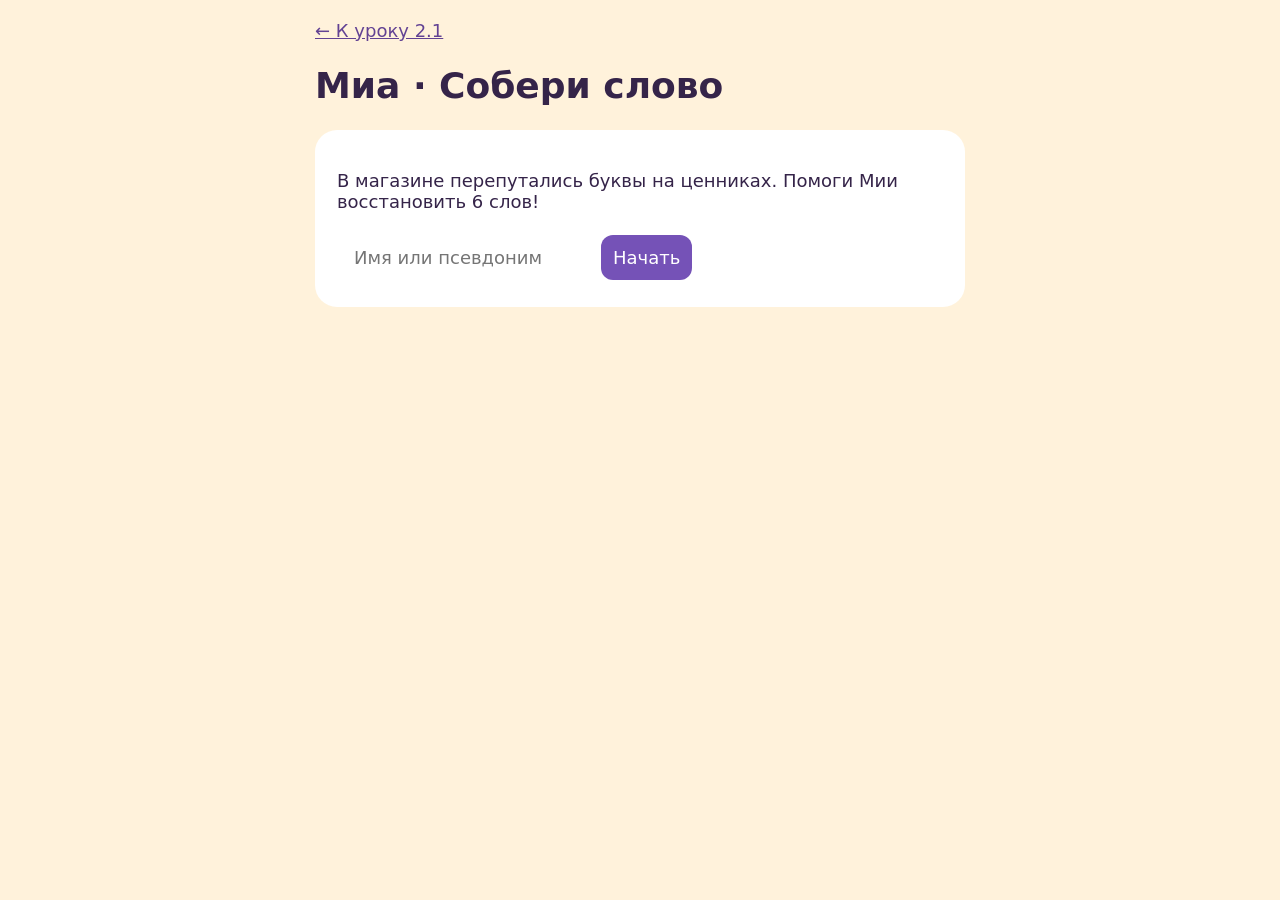
<file: spelling.html>
<!doctype html><html lang="ru"><meta charset="utf-8"><meta name="viewport" content="width=device-width,initial-scale=1"><title>Миа · Собери слово</title><style>body{font:18px system-ui;background:#fff2db;color:#352449;margin:0}main{max-width:650px;margin:auto;padding:20px}button,input{font:inherit;padding:12px;border:0;border-radius:12px;margin:5px}button{background:#7552b7;color:white;cursor:pointer}button:disabled{opacity:.4}button:focus-visible{outline:3px solid orange}.box{background:white;border-radius:22px;padding:22px}.pic{width:180px;height:180px;margin:10px auto;background-image:url([data-uri]);background-size:400% 300%;background-repeat:no-repeat;clip-path:inset(3%)}.extra{background-image:url([data-uri]);background-size:200% 200%}.word{font-size:30px;letter-spacing:4px;min-height:45px;text-align:center}.note{padding:14px;background:#fff0b5;border-radius:12px;margin:15px 0}#letters button{background:#efe5ff;color:#513c73}textarea{width:100%;min-height:220px;font:15px system-ui;box-sizing:border-box}.overlay{position:fixed;inset:0;background:#352448c9;display:grid;place-items:center;padding:20px}.hint{background:#fff2bb;border-radius:24px;text-align:center;padding:30px}.hidden{display:none!important}</style><main><a href="unit-2.html" style="color:#624293">← К уроку 2.1</a><h1>Миа · Собери слово</h1><div id="intro" class="box"><p>В магазине перепутались буквы на ценниках. Помоги Мии восстановить 6 слов!</p><input id="name" placeholder="Имя или псевдоним" maxlength="50" aria-label="Имя"><button onclick="start()">Начать</button></div><div id="game" class="box hidden"></div></main><script>
const $=id=>document.getElementById(id),words=['T-shirt','jeans','trainers','cap','hoodie','dress','boots','skirt','shirt','jacket','jumper','trousers','coat','shoes','top','tracksuit'];let queue,i,letters,used,answer,errors,hints,results,student,started,done;function shuffle(a){a=[...a];for(let j=a.length-1;j>0;j--){let k=Math.floor(Math.random()*(j+1));[a[j],a[k]]=[a[k],a[j]]}return a}function speak(t){if(!window.speechSynthesis)return;let s=window.speechSynthesis;s.cancel();let u=new SpeechSynthesisUtterance(t),v=s.getVoices().filter(v=>/^en/i.test(v.lang));u.voice=v.find(v=>/female|sonia|zira|samantha|aria|jenny|karen/i.test(v.name))||v[0]||null;u.lang=u.voice?.lang||'en-GB';u.rate=.8;s.speak(u)}function start(){student=$('name').value.trim()||'Ученик';queue=shuffle(words).slice(0,6);i=0;results=[];started=Date.now();$('intro').classList.add('hidden');$('game').classList.remove('hidden');round()}function round(){answer='';used=[];errors=0;hints=0;done=false;letters=shuffle(queue[i].toLowerCase().replace('-','').split('').map((v,id)=>({v,id})));let n=words.indexOf(queue[i]);$('game').innerHTML='<p>Покупка '+(i+1)+' из 6</p><div class="pic '+(n>=12?'extra':'')+'" style="background-position:'+(n>=12?(n-12)%2*100:n%4*100/3)+'% '+(n>=12?Math.floor((n-12)/2)*100:Math.floor(n/4)*50)+'%" role="img" aria-label="Предмет одежды"></div><div id="answer" class="word"></div><div id="letters"></div><button id="undo" onclick="undo()">Убрать букву</button><button id="hint" onclick="hint()">Подсказка</button><p class="note" id="feedback" role="status">Собери слово из букв.</p><button id="next" class="hidden" onclick="next()">Дальше →</button>';draw()}function draw(){$('answer').textContent=queue[i]==='T-shirt'?(answer?'T'+(answer.length>1?'-'+answer.slice(1):''):'…'):answer||'…';$('letters').innerHTML='';letters.forEach(l=>{let b=document.createElement('button');b.textContent=l.v.toUpperCase();b.disabled=done||used.includes(l.id);b.onclick=()=>{speak(l.v.toUpperCase());used.push(l.id);answer+=l.v;draw();if(answer.length===letters.length){if(answer===queue[i].toLowerCase().replace('-','')){done=true;results.push({word:queue[i],errors,hints});speak(queue[i]);$('feedback').textContent='Great! '+queue[i];$('next').classList.remove('hidden');$('hint').disabled=true;$('undo').disabled=true;draw()}else{errors++;$('feedback').textContent='Попробуй другой порядок букв.'}}};$('letters').append(b)})}function undo(){if(done)return;used.pop();answer=answer.slice(0,-1);draw()}function hint(){hints++;$('game').inert=true;let el=document.createElement('div');el.id='overlay';el.className='overlay';el.innerHTML='<div class="hint"><h2>Посмотри и запомни</h2><h1>'+queue[i]+'</h1><button onclick="closeHint()">Спрятать подсказку</button></div>';document.body.append(el)}function closeHint(){$('overlay').remove();$('game').inert=false}function next(){i++;if(i<6)round();else{let text='Миа · 2.1 · Собери слово\nУченик: '+student+'\nДата: '+new Date().toLocaleString('ru-RU')+'\nЗавершено: 6/6\nВремя: '+Math.round((Date.now()-started)/1000)+' сек.\n\n'+results.map(r=>r.word+' | ошибок: '+r.errors+' | подсказок: '+r.hints).join('\n');$('game').innerHTML='<h2>Покупки собраны!</h2><p>Скачай отчёт и отправь учителю. Если скачивание запрещено платформой, скопируй текст.</p><textarea id="report" readonly aria-label="Отчёт"></textarea><button id="save">Скачать отчёт</button><button onclick="start()">Ещё раз</button>';$('report').value=text;$('save').onclick=()=>{let u=URL.createObjectURL(new Blob([text],{type:'text/plain;charset=utf-8'})),a=document.createElement('a');a.href=u;a.download='Mia-spelling-report.txt';a.click();setTimeout(()=>URL.revokeObjectURL(u),1000)}}}
</script></html>
</file>
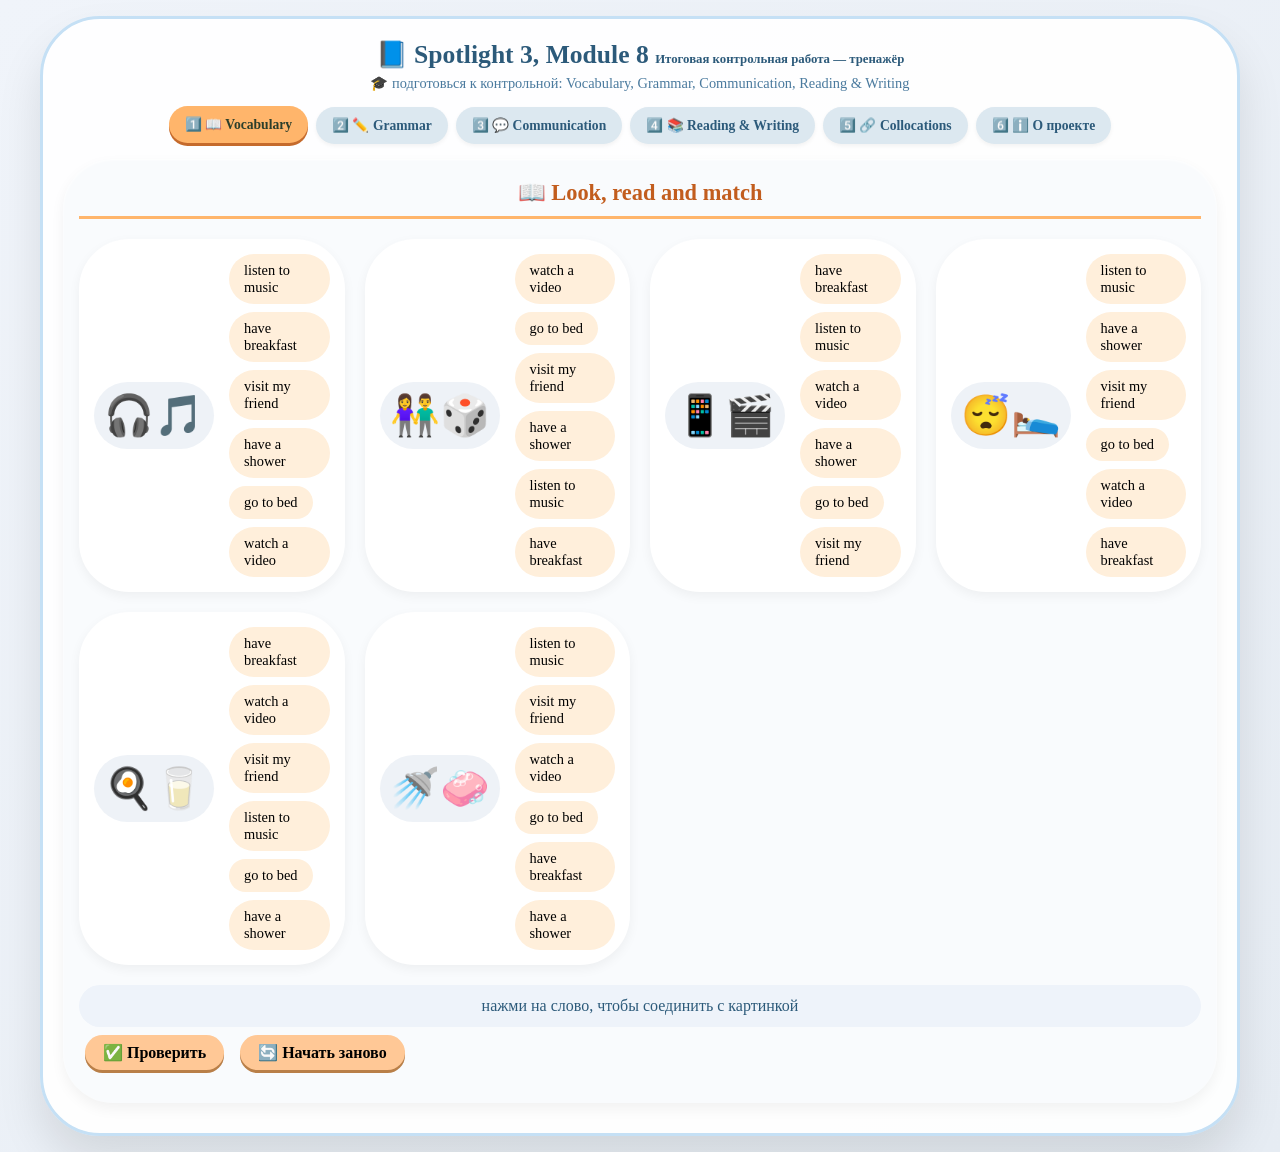
<file: Spotlight3 Module 5 test practice.html>
<!DOCTYPE html>
<html lang="ru">
<head>
    <meta charset="UTF-8">
    <meta name="viewport" content="width=device-width, initial-scale=1.0, user-scalable=yes">
    <title>Spotlight 3 | Module 8 | Итоговая контрольная работа — тренажёр</title>
    <style>
        * {
            box-sizing: border-box;
            user-select: none;
        }

        body {
            background: linear-gradient(135deg, #f0f4fa 0%, #e6ecf3 100%);
            font-family: 'Comic Neue', 'Comic Neue', 'Comic Sans MS', 'Segoe UI Emoji', cursive;
            padding: 16px;
            margin: 0;
            min-height: 100vh;
        }

        .app {
            max-width: 1200px;
            width: 100%;
            margin: 0 auto;
            background: #ffffffef;
            border-radius: 60px;
            box-shadow: 0 25px 45px rgba(0, 0, 0, 0.1);
            padding: 20px 20px 30px;
            border: 3px solid #c5e0f5;
        }

        h1 {
            font-size: 1.6rem;
            text-align: center;
            color: #2c5a7a;
            margin: 0 0 5px;
        }

        .sub {
            text-align: center;
            color: #4a7a9e;
            margin-bottom: 15px;
            font-size: 0.9rem;
        }

        .tab-bar {
            display: flex;
            gap: 8px;
            justify-content: center;
            margin: 15px 0;
            flex-wrap: wrap;
        }

        .tab-btn {
            background: #dce8f0;
            border: none;
            font-size: 0.85rem;
            font-weight: bold;
            font-family: inherit;
            padding: 10px 16px;
            border-radius: 40px;
            cursor: pointer;
            color: #2c5a7a;
            box-shadow: 0 2px 4px rgba(0,0,0,0.05);
            transition: 0.2s;
        }

        .tab-btn.active {
            background: #ffb56b;
            color: #2c3e2b;
            box-shadow: 0 3px 0 #c56a2c;
            transform: translateY(-1px);
        }

        .game-panel {
            background: #f9fbfd;
            border-radius: 50px;
            padding: 20px 16px 25px;
            margin-top: 5px;
            box-shadow: inset 0 1px 3px #fff, 0 6px 14px rgba(0,0,0,0.05);
        }

        .section-title {
            font-size: 1.4rem;
            font-weight: bold;
            color: #c25d1e;
            text-align: center;
            margin-bottom: 20px;
            padding-bottom: 10px;
            border-bottom: 3px solid #ffb56b;
        }

        .game-btn {
            background: #ffc896;
            border: none;
            font-size: 1rem;
            font-family: inherit;
            padding: 8px 18px;
            border-radius: 50px;
            font-weight: bold;
            margin: 8px 6px;
            cursor: pointer;
            box-shadow: 0 3px 0 #b97f48;
            transition: 0.05s linear;
        }
        .game-btn:active { transform: translateY(2px); box-shadow: 0 1px 0 #b97f48; }

        .feedback {
            font-size: 1rem;
            background: #eef3fa;
            border-radius: 50px;
            padding: 12px;
            margin: 15px 0 0;
            text-align: center;
            color: #2c5a7a;
        }

        /* Vocabulary */
        .match-grid {
            display: grid;
            grid-template-columns: repeat(auto-fit, minmax(250px, 1fr));
            gap: 20px;
            margin: 20px 0;
        }
        .vocab-item {
            background: white;
            border-radius: 50px;
            padding: 15px;
            display: flex;
            align-items: center;
            gap: 15px;
            box-shadow: 0 4px 12px rgba(0,0,0,0.05);
        }
        .vocab-emoji {
            font-size: 2.5rem;
            background: #eef2f7;
            border-radius: 50px;
            padding: 10px;
            min-width: 80px;
            text-align: center;
        }
        .vocab-options {
            flex: 1;
            display: flex;
            flex-wrap: wrap;
            gap: 8px;
        }
        .vocab-opt {
            background: #ffefdb;
            border-radius: 50px;
            padding: 8px 15px;
            cursor: pointer;
            font-size: 0.9rem;
            transition: 0.05s;
        }
        .vocab-opt.selected { background: #ffb56b; color: white; }
        .vocab-opt.correct { background: #a5d6a7; cursor: default; }

        /* Grammar */
        .grammar-text {
            background: #fff8f0;
            border-radius: 40px;
            padding: 25px;
            font-size: 1.1rem;
            line-height: 1.8;
            margin: 20px 0;
        }
        .grammar-example {
            background: #fff0b3;
            border-radius: 30px;
            padding: 2px 10px;
            display: inline-block;
            font-weight: bold;
        }
        .grammar-blank {
            display: inline-block;
            min-width: 100px;
            background: #ffefdb;
            border-radius: 30px;
            padding: 4px 12px;
            margin: 0 4px;
            cursor: pointer;
            text-align: center;
            font-weight: bold;
        }
        .grammar-blank.filled { background: #a5d6a7; }
        .grammar-blank.wrong { background: #ffcccb; animation: shake 0.3s; }
        @keyframes shake {
            0%, 100% { transform: translateX(0); }
            25% { transform: translateX(-5px); }
            75% { transform: translateX(5px); }
        }
        .grammar-options {
            display: flex;
            flex-wrap: wrap;
            justify-content: center;
            gap: 10px;
            margin: 20px 0;
        }
        .grammar-opt {
            background: #ffc896;
            border-radius: 50px;
            padding: 8px 16px;
            cursor: pointer;
            font-weight: bold;
        }
        .grammar-opt.used { display: none; }

        /* Communication */
        .comm-question {
            background: white;
            border-radius: 50px;
            padding: 20px;
            margin: 15px 0;
            text-align: center;
        }
        .comm-options {
            display: flex;
            flex-wrap: wrap;
            justify-content: center;
            gap: 20px;
            margin-top: 15px;
        }
        .comm-opt {
            background: #ffefdb;
            border-radius: 60px;
            padding: 12px 25px;
            cursor: pointer;
            font-weight: bold;
        }
        .comm-opt.selected { background: #a5d6a7; }
        .comm-nav {
            display: flex;
            justify-content: center;
            gap: 20px;
            margin: 20px 0;
        }

        /* Reading */
        .reading-texts {
            background: #fff8f0;
            border-radius: 40px;
            padding: 20px;
            margin: 20px 0;
        }
        .reading-person {
            margin: 15px 0;
            padding: 10px;
            border-left: 5px solid #ffb56b;
        }
        .reading-name { font-weight: bold; color: #c25d1e; }
        .reading-task {
            background: white;
            border-radius: 40px;
            padding: 20px;
            margin: 20px 0;
        }
        .reading-blank {
            display: inline-block;
            min-width: 100px;
            background: #ffefdb;
            border-radius: 30px;
            padding: 4px 12px;
            margin: 0 4px;
            cursor: pointer;
            text-align: center;
        }
        .reading-blank.filled { background: #a5d6a7; }

        /* Collocations */
        .colloc-grid {
            display: grid;
            grid-template-columns: repeat(auto-fit, minmax(200px, 1fr));
            gap: 15px;
            margin: 20px 0;
        }
        .colloc-item {
            background: white;
            border-radius: 50px;
            padding: 15px;
            text-align: center;
            box-shadow: 0 4px 12px rgba(0,0,0,0.05);
        }
        .colloc-verb {
            font-weight: bold;
            font-size: 1.2rem;
            margin-bottom: 10px;
            color: #c25d1e;
        }
        .colloc-options {
            display: flex;
            flex-wrap: wrap;
            justify-content: center;
            gap: 8px;
        }
        .colloc-opt {
            background: #ffefdb;
            border-radius: 50px;
            padding: 6px 15px;
            cursor: pointer;
        }
        .colloc-opt.selected { background: #a5d6a7; }
        .colloc-opt.wrong-answer { background: #ffcccb; }

        /* Prepositions block */
        .prep-section {
            margin-top: 30px;
            padding-top: 20px;
            border-top: 3px dashed #ffb56b;
        }
        .prep-title {
            font-size: 1.2rem;
            font-weight: bold;
            color: #c25d1e;
            text-align: center;
            margin-bottom: 15px;
        }

        /* About */
        .about-content { text-align: center; padding: 20px; }
        .author-card { background: #fff5e6; border-radius: 50px; padding: 25px; margin: 20px 0; }
        .donate-btn { background: #ffb56b; border: none; font-size: 1.2rem; padding: 10px 25px; border-radius: 60px; font-weight: bold; cursor: pointer; box-shadow: 0 3px 0 #c56a2c; }

        @media (max-width: 700px) {
            .match-grid { grid-template-columns: 1fr; }
            .vocab-emoji { min-width: 60px; font-size: 2rem; }
        }
    </style>
</head>
<body>
<div class="app">
    <h1>📘 Spotlight 3, Module 8 <span style="font-size:0.8rem;">Итоговая контрольная работа — тренажёр</span></h1>
    <div class="sub">🎓 подготовься к контрольной: Vocabulary, Grammar, Communication, Reading & Writing</div>

    <div class="tab-bar">
        <button class="tab-btn active" data-tab="vocabulary">1️⃣ 📖 Vocabulary</button>
        <button class="tab-btn" data-tab="grammar">2️⃣ ✏️ Grammar</button>
        <button class="tab-btn" data-tab="communication">3️⃣ 💬 Communication</button>
        <button class="tab-btn" data-tab="reading">4️⃣ 📚 Reading & Writing</button>
        <button class="tab-btn" data-tab="collocations">5️⃣ 🔗 Collocations</button>
        <button class="tab-btn" data-tab="about">6️⃣ ℹ️ О проекте</button>
    </div>

    <!-- VOCABULARY -->
    <div id="vocabularyPanel" class="game-panel">
        <div class="section-title">📖 Look, read and match</div>
        <div class="match-grid" id="vocabGrid"></div>
        <div id="vocabFeedback" class="feedback">нажми на слово, чтобы соединить с картинкой</div>
        <button id="checkVocabBtn" class="game-btn">✅ Проверить</button>
        <button id="resetVocabBtn" class="game-btn">🔄 Начать заново</button>
    </div>

    <!-- GRAMMAR -->
    <div id="grammarPanel" class="game-panel" style="display: none;">
        <div class="section-title">✏️ Read and fill in</div>
        <div class="grammar-text" id="grammarText"></div>
        <div class="grammar-options" id="grammarOptions"></div>
        <div id="grammarFeedback" class="feedback">нажми на пропуск, потом на слово внизу</div>
        <button id="checkGrammarBtn" class="game-btn">✅ Проверить</button>
        <button id="resetGrammarBtn" class="game-btn">🔄 Начать заново</button>
    </div>

    <!-- COMMUNICATION (подсказка только после проверки) -->
    <div id="communicationPanel" class="game-panel" style="display: none;">
        <div class="section-title">💬 Read and choose</div>
        <div id="commContainer"></div>
        <div class="comm-nav">
            <button id="prevCommBtn" class="game-btn">◀ Назад</button>
            <span id="commCounter" style="font-weight:bold; padding:10px;">1 / 10</span>
            <button id="nextCommBtn" class="game-btn">Вперед ▶</button>
        </div>
        <button id="checkCommBtn" class="game-btn">✅ Проверить этот ответ</button>
        <div id="commFeedback" class="feedback"></div>
    </div>

    <!-- READING & WRITING -->
    <div id="readingPanel" class="game-panel" style="display: none;">
        <div class="section-title">📚 Read and write the names</div>
        <div class="reading-texts" id="readingTexts"></div>
        <div class="reading-task" id="readingTask"></div>
        <div id="readingFeedback" class="feedback">прочитай тексты и заполни пропуски именами</div>
        <button id="checkReadingBtn" class="game-btn">✅ Проверить</button>
        <button id="resetReadingBtn" class="game-btn">🔄 Начать заново</button>
    </div>

    <!-- COLLOCATIONS + PREPOSITIONS -->
    <div id="collocationsPanel" class="game-panel" style="display: none;">
        <div class="section-title">🔗 Match the verbs with the words</div>
        <div class="colloc-grid" id="collocGrid"></div>
        
        <div class="prep-section">
            <div class="prep-title">⏰ Предлоги времени (at / in / on)</div>
            <div class="colloc-grid" id="prepGrid"></div>
        </div>
        
        <div id="collocFeedback" class="feedback">соедини глагол с подходящим словом</div>
        <button id="checkCollocBtn" class="game-btn">✅ Проверить всё</button>
        <button id="resetCollocBtn" class="game-btn">🔄 Начать заново</button>
    </div>

    <!-- ABOUT -->
    <div id="aboutPanel" class="game-panel" style="display: none;">
        <div class="about-content">
            <div class="author-card">
                📝 <strong>Автор:</strong> Alla Penkova<br>
                🤖 <strong>Источник:</strong> DeepSeek<br>
                📚 <strong>Группа ВК:</strong> <a href="https://vk.com/allaenglishclass" target="_blank">vk.com/allaenglishclass</a><br>
                🎓 <strong>Для кого:</strong> ученики 3 класса, Spotlight, Module 8
            </div>
            <div class="author-card">
                <div>💖 Вы можете отблагодарить автора за работу 💖</div>
                <button class="donate-btn" id="donateBtn">💰 Поддержать (СБП)</button>
                <div style="font-size:0.8rem; margin-top:8px;">👇 При оплате выберите СБП → Сбербанк</div>
            </div>
        </div>
    </div>
</div>

<script>
    // ========== VOCABULARY ==========
    const vocabItems = [
        { id: 1, emoji: "🎧🎵", text: "listen to music", matched: false },
        { id: 2, emoji: "👫🎲", text: "visit my friend", matched: false },
        { id: 3, emoji: "📱🎬", text: "watch a video", matched: false },
        { id: 4, emoji: "😴🛌", text: "go to bed", matched: false },
        { id: 5, emoji: "🍳🥛", text: "have breakfast", matched: false },
        { id: 6, emoji: "🚿🧼", text: "have a shower", matched: false }
    ];
    let vocabSelections = {};

    function shuffleArray(arr) {
        for (let i = arr.length - 1; i > 0; i--) {
            const j = Math.floor(Math.random() * (i + 1));
            [arr[i], arr[j]] = [arr[j], arr[i]];
        }
        return arr;
    }

    function renderVocabulary() {
        let grid = document.getElementById("vocabGrid");
        grid.innerHTML = "";
        vocabItems.forEach(item => {
            let div = document.createElement("div");
            div.className = "vocab-item";
            div.innerHTML = `<div class="vocab-emoji">${item.emoji}</div><div class="vocab-options" data-id="${item.id}"></div>`;
            let optsDiv = div.querySelector(".vocab-options");
            let allTexts = vocabItems.map(i => i.text);
            let shuffledTexts = shuffleArray([...allTexts]);
            shuffledTexts.forEach(text => {
                let btn = document.createElement("div");
                btn.className = "vocab-opt";
                if (vocabSelections[item.id] === text) btn.classList.add("selected");
                if (item.matched) btn.classList.add("correct");
                btn.textContent = text;
                btn.onclick = () => { if (!item.matched) { vocabSelections[item.id] = text; renderVocabulary(); } };
                optsDiv.appendChild(btn);
            });
            grid.appendChild(div);
        });
    }
    function checkVocabulary() {
        let correct = 0;
        vocabItems.forEach(item => { if (vocabSelections[item.id] === item.text) { item.matched = true; correct++; } });
        renderVocabulary();
        document.getElementById("vocabFeedback").innerHTML = `✅ Правильно: ${correct} / ${vocabItems.length}`;
        document.getElementById("vocabFeedback").style.background = correct === vocabItems.length ? "#d0f0d0" : "#ffe0cc";
    }
    function resetVocabulary() { vocabItems.forEach(item => { item.matched = false; }); vocabSelections = {}; renderVocabulary(); document.getElementById("vocabFeedback").innerHTML = "нажми на слово, чтобы соединить с картинкой"; document.getElementById("vocabFeedback").style.background = "#eef3fa"; }

    // ========== GRAMMAR ==========
    const grammarTextTemplate = `Saturday is Maya’s favourite day. She <span class="grammar-example">gets up</span> at 9 o'clock 
__1__ the morning and she __2__ breakfast. Then, she __3__ her favourite cartoons on TV. __4__ 1 o'clock she has lunch with her family.
In the afternoon, she __5__ her friends. At 6 o'clock, she comes __6__ and eats __7__. Then, she __8__ to music or reads a book.
In the __9__, she plays with her toys, and at 11 o'clock she __10__ to bed. Maya loves Saturdays!`;
    const grammarAnswers = { 1: "in", 2: "has", 3: "watches", 4: "At", 5: "visits", 6: "home", 7: "supper", 8: "listens", 9: "evening", 10: "goes" };
    let grammarAvailable = ["has", "evening", "supper", "home", "listens", "watches", "visits", "in", "goes", "At"];
    let grammarFills = {};
    let selectedBlank = null;

    function renderGrammar() {
        let container = document.getElementById("grammarText");
        let words = grammarTextTemplate.split(/(__\d+__)/g);
        let html = "";
        words.forEach(word => {
            if (word.match(/__\d+__/)) {
                let num = parseInt(word.match(/\d+/)[0]);
                let filled = grammarFills[num];
                let isWrong = grammarFills[num] && grammarFills[num] !== grammarAnswers[num];
                html += `<span class="grammar-blank ${filled ? 'filled' : ''} ${isWrong ? 'wrong' : ''}" data-blank="${num}">${filled ? filled : "______"}</span>`;
            } else { html += word; }
        });
        container.innerHTML = html;
        document.querySelectorAll(".grammar-blank").forEach(blank => {
            blank.onclick = (e) => {
                e.stopPropagation();
                let num = parseInt(blank.dataset.blank);
                if (grammarFills[num]) {
                    let word = grammarFills[num];
                    delete grammarFills[num];
                    grammarAvailable.push(word);
                    grammarAvailable.sort();
                    renderGrammar();
                    renderGrammarOptions();
                    document.getElementById("grammarFeedback").innerHTML = `↩️ Слово "${word}" возвращено в список. Попробуй выбрать другое.`;
                } else {
                    selectedBlank = num;
                    document.getElementById("grammarFeedback").innerHTML = `🔍 Выбери слово для пропуска ${num}. Подсказка: посмотри на соседние слова!`;
                }
                document.getElementById("grammarFeedback").style.background = "#fff0c0";
            };
        });
        renderGrammarOptions();
    }

    function renderGrammarOptions() {
        let optsDiv = document.getElementById("grammarOptions");
        optsDiv.innerHTML = "";
        grammarAvailable.forEach(opt => {
            let btn = document.createElement("div");
            btn.className = "grammar-opt";
            btn.textContent = opt;
            btn.onclick = () => {
                if (selectedBlank) {
                    grammarFills[selectedBlank] = opt;
                    grammarAvailable = grammarAvailable.filter(w => w !== opt);
                    selectedBlank = null;
                    renderGrammar();
                    document.getElementById("grammarFeedback").innerHTML = `✅ Пропуск заполнен. Нажми "Проверить" для оценки.`;
                    document.getElementById("grammarFeedback").style.background = "#eef3fa";
                } else {
                    document.getElementById("grammarFeedback").innerHTML = "⚠️ Сначала нажми на пропуск в тексте!";
                }
            };
            optsDiv.appendChild(btn);
        });
    }

    function checkGrammar() {
        let correct = 0;
        let wrongList = [];
        for (let i = 1; i <= 10; i++) {
            if (grammarFills[i] === grammarAnswers[i]) correct++;
            else if (grammarFills[i]) wrongList.push(i);
        }
        let fb = document.getElementById("grammarFeedback");
        fb.innerHTML = `✅ Правильно: ${correct} / 10`;
        if (correct === 10) { fb.style.background = "#d0f0d0"; return; }
        fb.style.background = "#ffe0cc";
        if (wrongList.length > 0) {
            fb.innerHTML += `<br>⚠️ Ошибка в пропусках: ${wrongList.join(", ")}. `;
            wrongList.forEach(num => {
                let expected = grammarAnswers[num];
                if (expected === "At" || expected === "in") fb.innerHTML += `Пропуск ${num}: нужен предлог времени. `;
                else if (expected === "has") fb.innerHTML += `Пропуск ${num}: she + has (3-е лицо). `;
                else if (expected === "home" || expected === "supper") fb.innerHTML += `Пропуск ${num}: слово из темы "Дом / Еда". `;
                else if (expected === "listens" || expected === "watches" || expected === "visits" || expected === "goes") fb.innerHTML += `Пропуск ${num}: глагол в 3-м лице (he/she + -es). `;
            });
        }
    }

    function resetGrammar() { grammarFills = {}; grammarAvailable = ["has", "evening", "supper", "home", "listens", "watches", "visits", "in", "goes", "At"]; selectedBlank = null; renderGrammar(); document.getElementById("grammarFeedback").innerHTML = "нажми на пропуск, потом на слово внизу"; document.getElementById("grammarFeedback").style.background = "#eef3fa"; }

    // ========== COMMUNICATION (подсказка только после проверки) ==========
    const commSituations = [
        { text: "A: What do you do in the afternoon?", correct: "I play soccer.", options: ["I play soccer.", "I'm painting pictures."], hint: "👑 В вопросе нет короля be и колокольчика ing → Present Simple. Помощник-волонтёр do → в ответе просто глагол (I play)." },
        { text: "A: What are you doing now?", correct: "I'm watching cartoons.", options: ["I like watching cartoons.", "I'm watching cartoons."], hint: "👑 В вопросе есть король be (are) и колокольчик ing (doing) → Present Continuous (действие сейчас). В ответе тоже be + ing." },
        { text: "A: What does she do on Sundays?", correct: "She visits her grandma.", options: ["She visits her grandma.", "She is visiting her grandma."], hint: "👑 Вопросительный помощник does (кузен do) → Present Simple. Для she/he/it добавляем кулон с сердечком (-s): she visitS." },
        { text: "A: What is he doing at the moment?", correct: "He's reading a book.", options: ["He reads a book.", "He's reading a book."], hint: "👑 Король be (is) + колокольчик ing (doing) → Present Continuous. В ответе тоже is + ing." },
        { text: "A: Do you like playing tennis?", correct: "Yes, I do.", options: ["Yes, I do.", "Yes, I like."], hint: "🔍 Общий вопрос начинается с Do... → в кратком ответе I do / I don't. Смотри на начало вопроса!" },
        { text: "A: Does she like ice cream?", correct: "Yes, she does.", options: ["Yes, she does.", "Yes, she likes."], hint: "🔍 Общий вопрос начинается с Does... → в кратком ответе she does / she doesn't." },
        { text: "A: What time do you get up?", correct: "I get up at 7 o'clock.", options: ["I get up at 7 o'clock.", "I am getting up at 7 o'clock."], hint: "👑 Вопрос о привычном времени → Present Simple. Помощник do → в ответе просто глагол (I get up)." },
        { text: "A: Where does he go on Sundays?", correct: "He goes to the park.", options: ["He goes to the park.", "He is going to the park."], hint: "👑 On Sundays → привычное действие. Present Simple, does → he goES (кулон -es)." },
        { text: "A: What are they doing?", correct: "They are playing football.", options: ["They play football.", "They are playing football."], hint: "👑 Король be (are) + колокольчик ing (doing) → Present Continuous. В ответе тоже are + ing." },
        { text: "A: Do you watch cartoons?", correct: "Yes, I do.", options: ["Yes, I do.", "Yes, I watch."], hint: "🔍 Общий вопрос начинается с Do... → в кратком ответе I do / I don't." }
    ];
    let commCurrentIndex = 0;
    let commSelections = {};

    function renderCommunication() {
        let q = commSituations[commCurrentIndex];
        let container = document.getElementById("commContainer");
        container.innerHTML = `
            <div class="comm-question">
                <div style="font-weight:bold; margin: 15px 0;">${q.text}</div>
                <div class="comm-options" id="comm-${commCurrentIndex}"></div>
            </div>
        `;
        let optsDiv = container.querySelector(".comm-options");
        q.options.forEach(opt => {
            let btn = document.createElement("div");
            btn.className = "comm-opt";
            if (commSelections[commCurrentIndex] === opt) btn.classList.add("selected");
            btn.textContent = opt;
            btn.onclick = () => { commSelections[commCurrentIndex] = opt; renderCommunication(); };
            optsDiv.appendChild(btn);
        });
        document.getElementById("commCounter").innerHTML = `${commCurrentIndex + 1} / ${commSituations.length}`;
        document.getElementById("commFeedback").innerHTML = "выбери правильный ответ";
        document.getElementById("commFeedback").style.background = "#eef3fa";
    }

    function checkCommunication() {
        let selected = commSelections[commCurrentIndex];
        let q = commSituations[commCurrentIndex];
        let fb = document.getElementById("commFeedback");
        if (selected === q.correct) {
            fb.innerHTML = `✅ Правильно! ${q.hint}`;
            fb.style.background = "#d0f0d0";
        } else {
            fb.innerHTML = `❌ Неверно. ${q.hint} Правильный ответ: "${q.correct}".`;
            fb.style.background = "#ffe0cc";
        }
    }
    function nextComm() { if (commCurrentIndex < commSituations.length - 1) { commCurrentIndex++; renderCommunication(); } }
    function prevComm() { if (commCurrentIndex > 0) { commCurrentIndex--; renderCommunication(); } }

    // ========== READING & WRITING ==========
    const readingPeople = [
        { name: "Cindy", text: "I like Wednesdays. I have piano lessons with my teacher." },
        { name: "Mary", text: "I love Sundays. I visit the zoo with my family and we have a great time there!" },
        { name: "Ben", text: "My favourite day is Tuesday because I visit my best friend and we play basketball." },
        { name: "Jerry", text: "I like Saturdays! I watch my favourite cartoons on TV." },
        { name: "Beth", text: "My favourite day is Friday. After school, I go to the sports centre to swim and dive." }
    ];
    const readingTasks = [
        { action: "play basketball", correctName: "Ben" },
        { action: "have piano lessons", correctName: "Cindy" },
        { action: "go to the sports centre", correctName: "Beth" },
        { action: "visit the zoo", correctName: "Mary" },
        { action: "watch cartoons", correctName: "Jerry" }
    ];
    let readingFills = {};

    function renderReading() {
        let textsDiv = document.getElementById("readingTexts");
        textsDiv.innerHTML = "<strong>📖 Прочитай о детях:</strong>";
        readingPeople.forEach(p => {
            textsDiv.innerHTML += `<div class="reading-person"><div class="reading-name">${p.name}</div>${p.text}</div>`;
        });
        let taskDiv = document.getElementById("readingTask");
        taskDiv.innerHTML = "<strong>✍️ Заполни пропуски именами:</strong><br><br>";
        readingTasks.forEach((task, idx) => {
            taskDiv.innerHTML += `<div>${idx + 1}. ${task.action} → <span class="reading-blank" data-task="${idx}">${readingFills[idx] ? readingFills[idx] : "______"}</span></div>`;
        });
        document.querySelectorAll(".reading-blank").forEach(blank => {
            blank.onclick = () => {
                let idx = parseInt(blank.dataset.task);
                let names = readingPeople.map(p => p.name);
                let nameList = names.join(", ");
                let answer = prompt(`Введи имя для "${readingTasks[idx].action}". Варианты: ${nameList}`);
                if (answer && names.includes(answer)) { readingFills[idx] = answer; renderReading(); }
                else if (answer) alert(`Имя "${answer}" не найдено. Попробуй: ${nameList}`);
            };
        });
    }

    function checkReading() {
        let correct = 0;
        readingTasks.forEach((task, idx) => {
            if (readingFills[idx] === task.correctName) correct++;
        });
        let fb = document.getElementById("readingFeedback");
        fb.innerHTML = `✅ Правильно: ${correct} / ${readingTasks.length}`;
        fb.style.background = correct === readingTasks.length ? "#d0f0d0" : "#ffe0cc";
        if (correct !== readingTasks.length) {
            fb.innerHTML += "<br>⚠️ Перечитай тексты внимательно! Имена написаны в начале каждого абзаца.";
        }
    }
    function resetReading() { readingFills = {}; renderReading(); document.getElementById("readingFeedback").innerHTML = "прочитай тексты и заполни пропуски именами"; document.getElementById("readingFeedback").style.background = "#eef3fa"; }

    // ========== COLLOCATIONS ==========
    const collocations = [
        { verb: "watch", correct: "TV", options: ["TV", "to music", "breakfast", "to bed"] },
        { verb: "watch", correct: "a video", options: ["a video", "to music", "breakfast", "home"] },
        { verb: "listen", correct: "to music", options: ["to music", "TV", "breakfast", "school"] },
        { verb: "play", correct: "basketball", options: ["basketball", "TV", "to music", "home"] },
        { verb: "go", correct: "to school", options: ["to school", "breakfast", "music", "TV"] },
        { verb: "go", correct: "to bed", options: ["to bed", "breakfast", "music", "TV"] },
        { verb: "have", correct: "breakfast", options: ["breakfast", "to bed", "TV", "music"] },
        { verb: "have", correct: "lunch", options: ["lunch", "to bed", "TV", "music"] },
        { verb: "have", correct: "supper", options: ["supper", "to bed", "TV", "music"] },
        { verb: "get", correct: "up", options: ["up", "to school", "breakfast", "home"] },
        { verb: "come", correct: "home", options: ["home", "to school", "up", "breakfast"] }
    ];

    // Предлоги времени (только один правильный вариант на каждый)
    const prepositions = [
        { verb: "at", correct: "5 o'clock", options: ["5 o'clock", "Monday", "the morning", "night"] },
        { verb: "at", correct: "night", options: ["night", "Sunday", "the evening", "5 o'clock"] },
        { verb: "in", correct: "the morning", options: ["the morning", "5 o'clock", "Monday", "night"] },
        { verb: "in", correct: "the afternoon", options: ["the afternoon", "the morning", "the evening", "5 o'clock"] },
        { verb: "in", correct: "the evening", options: ["the evening", "the morning", "the afternoon", "5 o'clock"] },
        { verb: "on", correct: "Monday", options: ["Monday", "5 o'clock", "the morning", "night"] },
        { verb: "on", correct: "Wednesday", options: ["Wednesday", "5 o'clock", "the morning", "night"] }
    ];

    let collocSelections = {};
    let prepSelections = {};

    function renderCollocations() {
        let grid = document.getElementById("collocGrid");
        grid.innerHTML = "";
        collocations.forEach((item, idx) => {
            let div = document.createElement("div");
            div.className = "colloc-item";
            div.innerHTML = `<div class="colloc-verb">${item.verb}</div><div class="colloc-options" data-idx="${idx}"></div>`;
            let optsDiv = div.querySelector(".colloc-options");
            let shuffledOpts = shuffleArray([...item.options]);
            shuffledOpts.forEach(opt => {
                let btn = document.createElement("div");
                btn.className = "colloc-opt";
                if (collocSelections[idx] === opt) btn.classList.add("selected");
                btn.textContent = opt;
                btn.onclick = () => { collocSelections[idx] = opt; renderCollocations(); };
                optsDiv.appendChild(btn);
            });
            grid.appendChild(div);
        });
    }

    function renderPrepositions() {
        let grid = document.getElementById("prepGrid");
        grid.innerHTML = "";
        prepositions.forEach((item, idx) => {
            let div = document.createElement("div");
            div.className = "colloc-item";
            div.innerHTML = `<div class="colloc-verb">${item.verb}</div><div class="colloc-options" data-idx="${idx}"></div>`;
            let optsDiv = div.querySelector(".colloc-options");
            let shuffledOpts = shuffleArray([...item.options]);
            shuffledOpts.forEach(opt => {
                let btn = document.createElement("div");
                btn.className = "colloc-opt";
                if (prepSelections[idx] === opt) btn.classList.add("selected");
                btn.textContent = opt;
                btn.onclick = () => { prepSelections[idx] = opt; renderPrepositions(); };
                optsDiv.appendChild(btn);
            });
            grid.appendChild(div);
        });
    }

    function checkAllCollocations() {
        let correct1 = 0;
        let wrongSelections = [];
        collocations.forEach((item, idx) => {
            if (collocSelections[idx] === item.correct) correct1++;
            else if (collocSelections[idx]) wrongSelections.push({ verb: item.verb, selected: collocSelections[idx], correct: item.correct, section: "verbs" });
        });
        let correct2 = 0;
        prepositions.forEach((item, idx) => {
            if (prepSelections[idx] === item.correct) correct2++;
            else if (prepSelections[idx]) wrongSelections.push({ verb: item.verb, selected: prepSelections[idx], correct: item.correct, section: "preps" });
        });
        let total = collocations.length + prepositions.length;
        let totalCorrect = correct1 + correct2;
        
        // Подсветка неправильных ответов
        document.querySelectorAll("#collocGrid .colloc-opt, #prepGrid .colloc-opt").forEach(opt => {
            opt.classList.remove("wrong-answer");
        });
        wrongSelections.forEach(wrong => {
            let selector = wrong.section === "verbs" ? "#collocGrid" : "#prepGrid";
            document.querySelectorAll(`${selector} .colloc-opt`).forEach(opt => {
                if (opt.textContent === wrong.selected && opt.parentElement.previousElementSibling?.textContent === wrong.verb) {
                    opt.classList.add("wrong-answer");
                }
            });
        });
        
        let fb = document.getElementById("collocFeedback");
        fb.innerHTML = `✅ Правильно: ${totalCorrect} / ${total} (глаголы: ${correct1}/${collocations.length}, предлоги: ${correct2}/${prepositions.length})`;
        fb.style.background = totalCorrect === total ? "#d0f0d0" : "#ffe0cc";
        if (totalCorrect !== total) {
            fb.innerHTML += "<br>⚠️ Неправильные ответы подсвечены красным. Вспомни: watch TV/video, listen to music, play basketball, go to school/to bed, have breakfast/lunch/supper, get up, come home. Предлоги: at + время, in + часть дня, on + день недели.";
        }
    }

    function resetAllCollocations() {
        collocSelections = {};
        prepSelections = {};
        renderCollocations();
        renderPrepositions();
        document.getElementById("collocFeedback").innerHTML = "соедини глагол с подходящим словом";
        document.getElementById("collocFeedback").style.background = "#eef3fa";
    }

    // ========== TAB SWITCHING ==========
    function switchTab(tabId) {
        document.querySelectorAll('.game-panel').forEach(p => p.style.display = 'none');
        let panel = document.getElementById(`${tabId}Panel`);
        if (panel) panel.style.display = 'block';
        document.querySelectorAll('.tab-btn').forEach(btn => btn.classList.remove('active'));
        let activeBtn = document.querySelector(`.tab-btn[data-tab="${tabId}"]`);
        if (activeBtn) activeBtn.classList.add('active');
    }

    // EVENT LISTENERS
    document.getElementById("checkVocabBtn").onclick = checkVocabulary;
    document.getElementById("resetVocabBtn").onclick = resetVocabulary;
    document.getElementById("checkGrammarBtn").onclick = checkGrammar;
    document.getElementById("resetGrammarBtn").onclick = resetGrammar;
    document.getElementById("checkCommBtn").onclick = checkCommunication;
    document.getElementById("prevCommBtn").onclick = prevComm;
    document.getElementById("nextCommBtn").onclick = nextComm;
    document.getElementById("checkReadingBtn").onclick = checkReading;
    document.getElementById("resetReadingBtn").onclick = resetReading;
    document.getElementById("checkCollocBtn").onclick = checkAllCollocations;
    document.getElementById("resetCollocBtn").onclick = resetAllCollocations;
    document.getElementById("donateBtn")?.addEventListener("click", () => window.open('https://www.sberbank.ru/ru/choise_bank?requisiteNumber=79155623122&bankCode=100000000111', '_blank'));

    document.querySelectorAll('.tab-btn').forEach(btn => btn.onclick = () => switchTab(btn.dataset.tab));

    // INIT
    resetVocabulary();
    renderGrammar();
    renderCommunication();
    renderReading();
    renderCollocations();
    renderPrepositions();
    if (window.speechSynthesis) window.speechSynthesis.getVoices();
</script>
</body>
</html>
</file>
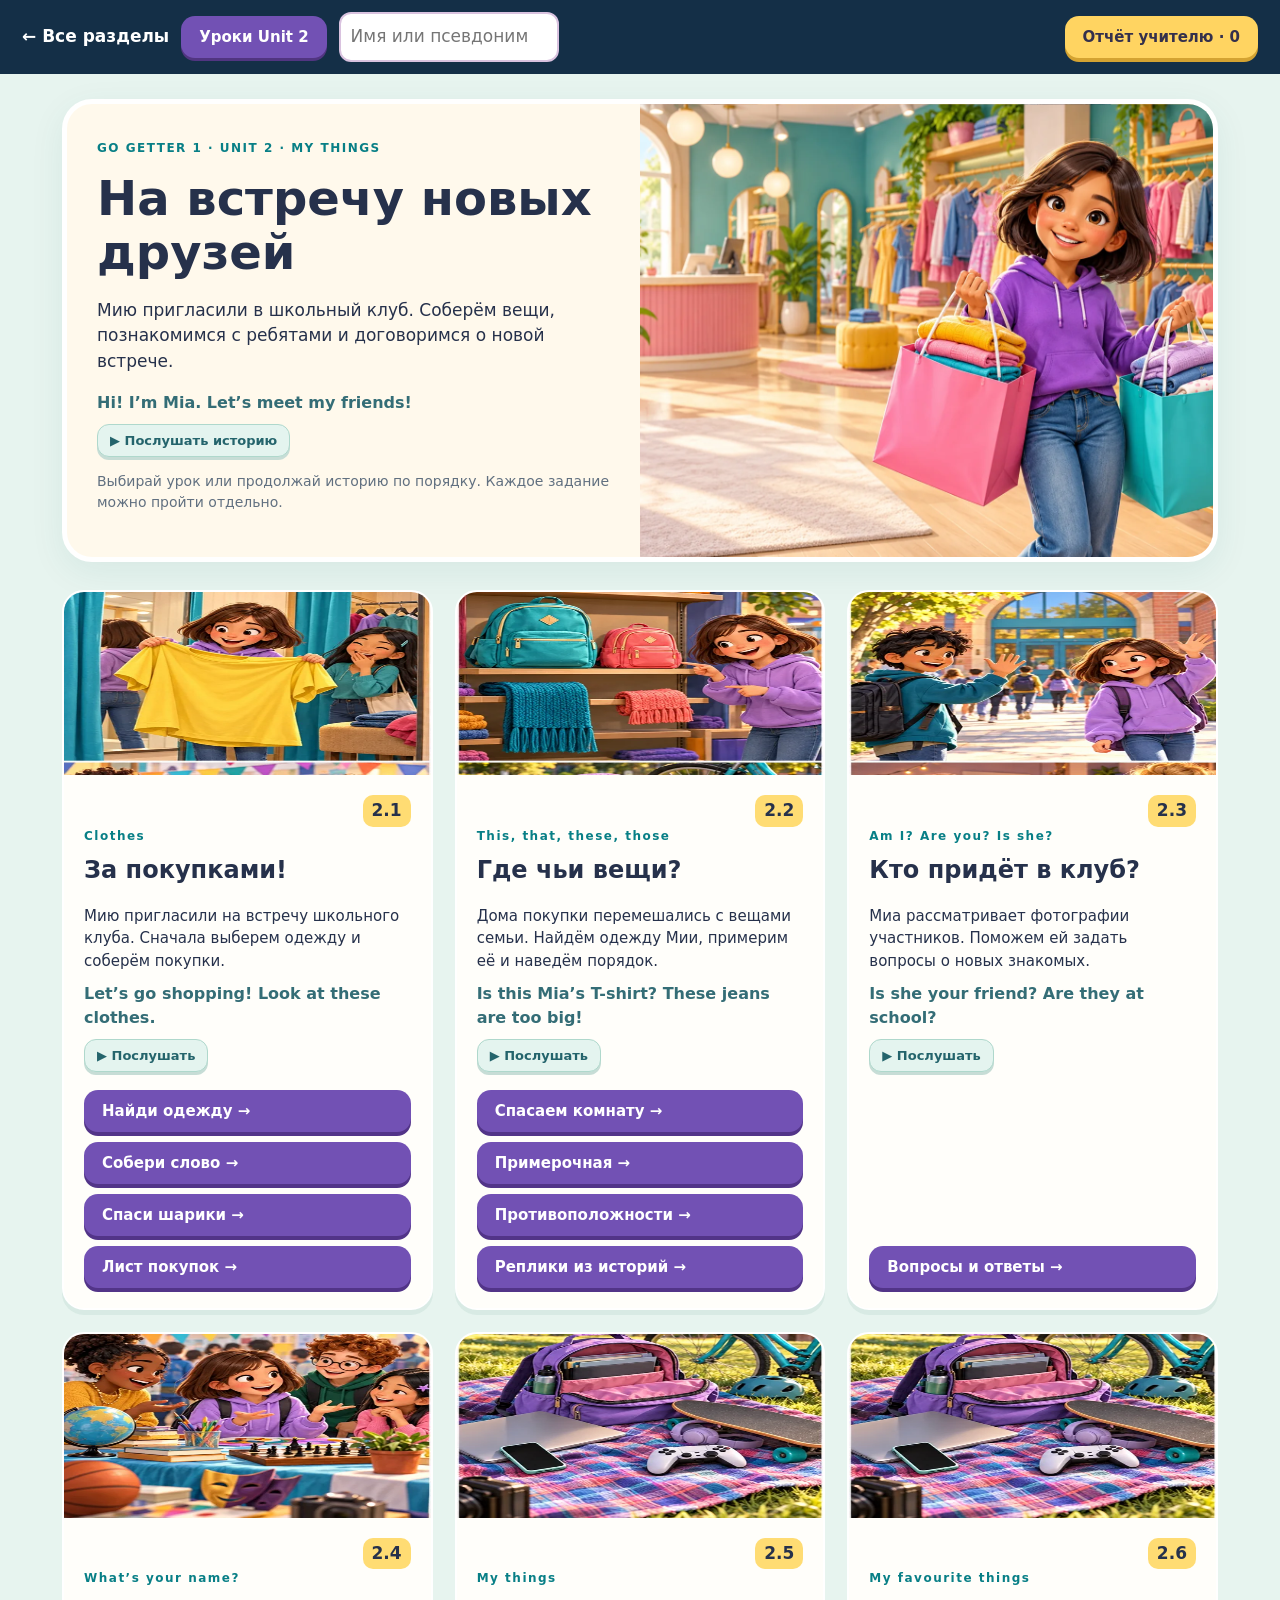
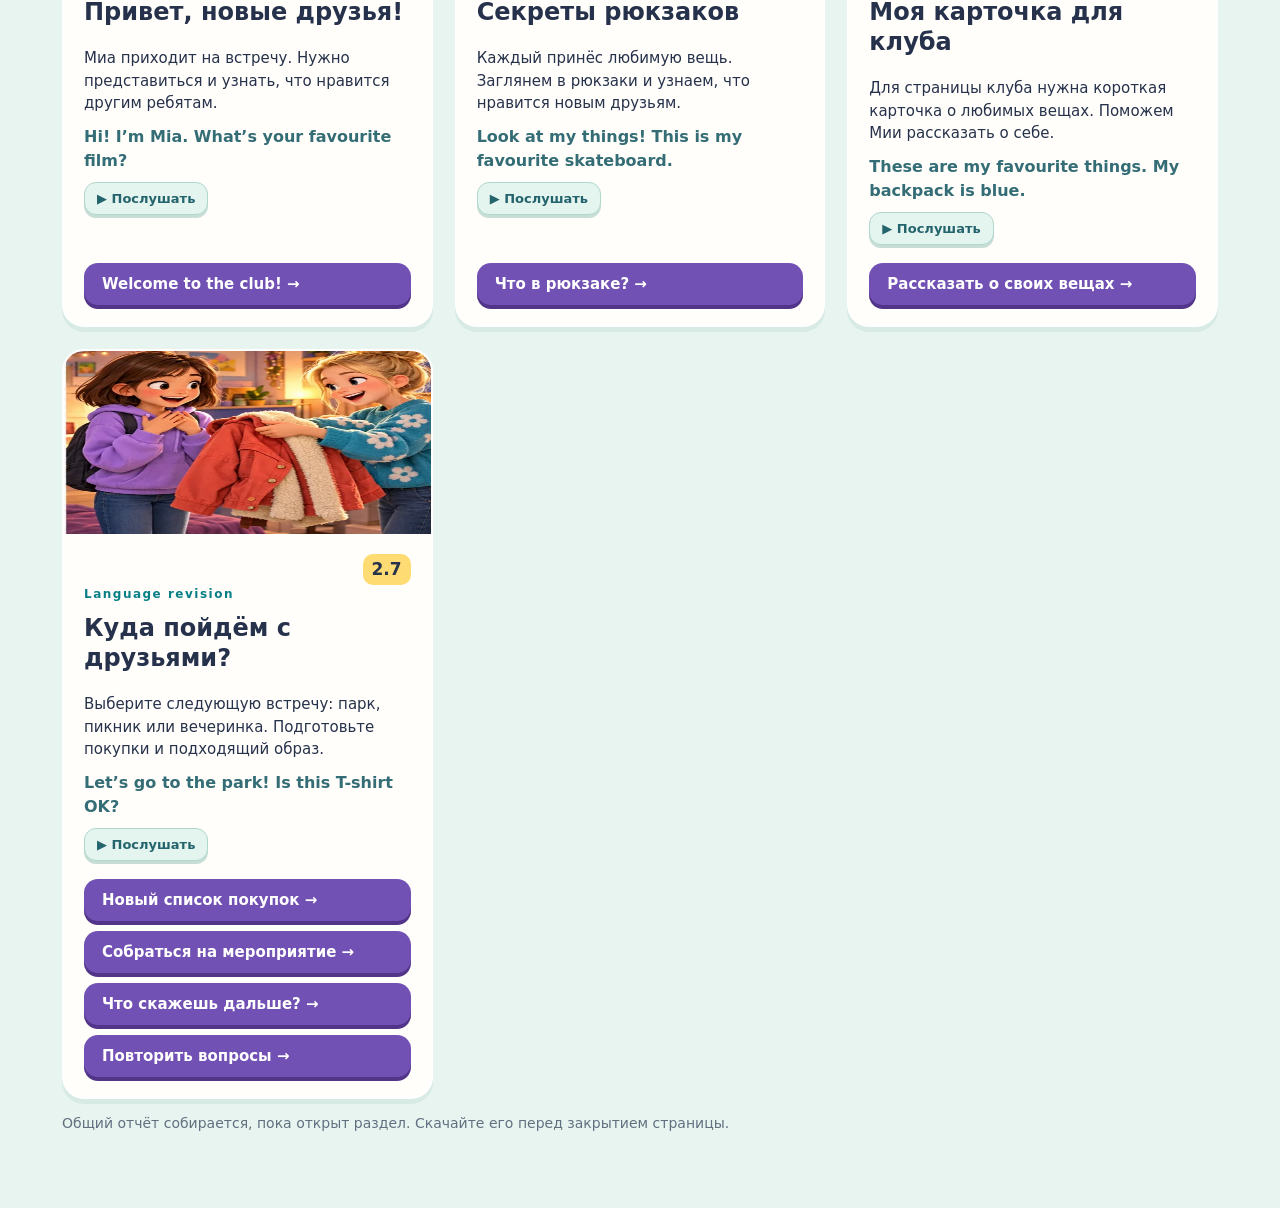
<file: unit-2.html>
<!doctype html><html lang="ru"><meta charset="utf-8"><meta name="viewport" content="width=device-width,initial-scale=1"><title>Миа · Все игры · Unit 2</title><style>*{box-sizing:border-box}body{margin:0;background:linear-gradient(125deg,#fff0c5,#f7dceb,#daf3e9);color:#392c49;font:18px 'Trebuchet MS',system-ui}header{position:sticky;top:0;z-index:8;display:flex;gap:12px;align-items:center;flex-wrap:wrap;background:#fff9ef;padding:12px 22px;box-shadow:0 3px 12px #53334c15}button,input{font:inherit}button{cursor:pointer;border:0;border-radius:14px;padding:12px 18px;background:#7753b8;color:white;box-shadow:0 3px #513581}button:focus-visible{outline:4px solid #e6a534}.reportButton{background:#a83b72;margin-left:auto}input{padding:10px;border:2px solid #d9c2df;border-radius:12px;max-width:220px}main{max-width:1100px;margin:auto;padding:25px}h1{font-size:clamp(35px,6vw,60px)}.grid{display:grid;grid-template-columns:repeat(auto-fit,minmax(280px,1fr));gap:22px}.card{background:#fffdf4;border:3px solid white;border-radius:25px;padding:26px;box-shadow:0 6px #ddcbd4}.card h2{font-size:30px}.small{font-size:14px;color:#75677e;line-height:1.5}.hidden{display:none!important}iframe{border:0;width:100%;height:calc(100dvh - 85px);background:white}#reportPanel{position:fixed;inset:0;z-index:12;background:#fffaf2;overflow:auto;padding:25px}.reportBody{max-width:1000px;margin:auto}.result{border:2px solid #e4d6ec;padding:20px;border-radius:20px;background:white;margin:18px 0}table{width:100%;border-collapse:collapse}td,th{text-align:left;padding:10px;border-bottom:1px solid #e6dce7}.look{max-width:530px}.outfit-display{background:#fff8e9;border-radius:22px;overflow:hidden}.dress-scene{position:relative;aspect-ratio:1.15;background-size:200% 200%;min-height:300px}.rack-mia{position:absolute;left:1%;bottom:0;width:35%;height:96%;object-fit:contain}.rack-area{position:absolute;left:36%;right:3%;top:16%;bottom:9%;border-top:7px solid #8a6046;border-left:5px solid #8a6046;border-right:5px solid #8a6046;background:#fff9}.rack-items{display:grid;grid-template-columns:1fr 1fr;padding:9px 5px}.rack-item{text-align:center;font-size:12px}.sprite{display:block;margin:auto;width:100%;max-width:110px;height:110px;background-repeat:no-repeat;background-size:400% 300%}.hanger{display:block;height:19px;border-bottom:2px solid #8e708e;font-size:23px;line-height:12px}.footwear .hanger{visibility:hidden}.rack-caption{padding:12px;background:#fffdf1}pre{white-space:pre-wrap;font:15px system-ui}@media(max-width:650px){header{padding:10px;font-size:14px}header button{padding:10px}.reportButton{margin-left:0}main{padding:15px}input{max-width:160px}table{font-size:13px}td,th{padding:6px}}.sprite{display:block;width:145px;height:145px;max-width:100%;background-image:url(assets/78a3210935d5254400e1.webp);background-size:400% 300%;background-repeat:no-repeat;margin:auto;filter:drop-shadow(0 4px 4px #0002)}.extra{background-image:url(assets/deaaea3f782cf6806725.webp)!important;background-size:200% 200%!important}.school-item{background-position:0% 50%}.dress-scene{position:relative;aspect-ratio:1/1.2;background-image:url(assets/4594e6dc64ac314e9d8d.webp);background-size:200% 200%;border-radius:20px;overflow:hidden}body{background:linear-gradient(#fff7e8d9,#f1e5f2eb),url('assets/4687585c406537128212.webp') center/cover fixed}.lesson-hero{padding:32px;border-radius:28px;background:#fffcf0d9;margin-bottom:28px;border:3px solid #fff}.lesson-hero span{color:#8a55ae;font-size:13px;font-weight:bold;letter-spacing:3px}.lesson-hero h1{font-size:clamp(32px,5vw,55px);margin:14px 0}.lesson-grid{display:grid;grid-template-columns:repeat(auto-fit,minmax(290px,1fr));gap:24px}.lesson-card{background:#fffdf5;border:3px solid white;border-radius:25px;overflow:hidden;box-shadow:0 7px 0 #b9a6b82b;display:flex;flex-direction:column}.lesson-image{aspect-ratio:1.65;background-image:url('assets/49c8867d467f7a2e9211.webp');background-size:300% 200%;position:relative}.lesson-image b{display:inline-block;margin:14px;padding:9px 16px;background:#fff6dc;border-radius:14px;color:#7d3e8b;font-size:27px;box-shadow:0 3px 10px #0002}.lesson-copy{padding:22px;display:flex;flex-direction:column;flex:1}.lesson-copy h2{margin:10px 0;font-size:27px}.lesson-copy p{font-size:16px;line-height:1.5}.lesson-actions{margin-top:auto;display:grid;gap:9px}.lesson-actions button{text-align:left;font-size:15px;margin:0}.lesson-0 .lesson-copy{background:#fff4d9}.lesson-1 .lesson-copy{background:#f2e8ff}.lesson-2 .lesson-copy{background:#e2f4ee}.lesson-3 .lesson-copy{background:#ffe8eb}.lesson-4 .lesson-copy{background:#e3effb}.lesson-5 .lesson-copy{background:#fff0d8}.lesson-6 .lesson-copy{background:#eee7fd}@media(max-width:650px){body{background-attachment:scroll}.lesson-hero{padding:20px}.lesson-grid{grid-template-columns:1fr}}.school-item{background-image:url(assets/f2dd2eb09c52bcd9ced0.webp)!important;background-size:200% 100%!important;clip-path:inset(3%)}</style><link rel="stylesheet" href="mia-story.css?v=20261031-7"><header><a href="go-getter-1.html" style="color:#68428b;text-decoration:none;font-weight:bold">← Все разделы</a><button onclick="goHome()">Уроки Unit 2</button><input id="studentName" placeholder="Имя или псевдоним" aria-label="Имя ученика" onchange="childName()"><button class="reportButton" onclick="showReport()">Отчёт учителю · <b id="reportCount">0</b></button></header><main id="menu"><p class="small">GO GETTER 1 · UNIT 2 · MY THINGS</p><div class="lesson-hero"><span>ENGLISH WITH MIA</span><h1>Миа · приключения по урокам</h1><p>Выбери урок учебника. Все игры, справки и результаты — здесь.</p></div><div class="lesson-grid"><article class="lesson-card lesson-0"><div class="lesson-image" style="background-position:0% 0%"><b>2.1</b></div><div class="lesson-copy"><span class="small">Clothes</span><h2>Одежда</h2><p>Миа идёт за покупками. Узнай все 16 слов и потренируй написание.</p><div class="lesson-actions"><button onclick="launchLesson(0,0)">Найди одежду →</button><button onclick="launchLesson(0,1)">Собери слово →</button><button onclick="launchLesson(0,2)">Спаси шарики →</button><button onclick="launchLesson(0,3)">Лист покупок →</button></div></div></article><article class="lesson-card lesson-1"><div class="lesson-image" style="background-position:50% 0%"><b>2.2</b></div><div class="lesson-copy"><span class="small">This, that, these, those</span><h2>Мои вещи — где они?</h2><p>Убери одежду, сравни предметы и помоги Мии в примерочной.</p><div class="lesson-actions"><button onclick="launchLesson(1,0)">Спасаем комнату →</button><button onclick="launchLesson(1,1)">Примерочная →</button><button onclick="launchLesson(1,2)">Противоположности →</button><button onclick="launchLesson(1,3)">Реплики из историй →</button></div></div></article><article class="lesson-card lesson-2"><div class="lesson-image" style="background-position:100% 0%"><b>2.3</b></div><div class="lesson-copy"><span class="small">Am I? Are you? Is she?</span><h2>Детектив вопросов</h2><p>Собери вопросы с to be и подбери короткие ответы. Kit — she.</p><div class="lesson-actions"><button onclick="launchLesson(2,0)">Вопросы и ответы →</button></div></div></article><article class="lesson-card lesson-3"><div class="lesson-image" style="background-position:0% 100%"><b>2.4</b></div><div class="lesson-copy"><span class="small">What’s your name?</span><h2>Давай познакомимся</h2><p>Имя, возраст, откуда ты и что тебе нравится. Начни с диалога-образца.</p><div class="lesson-actions"><button onclick="launchLesson(3,0)">Welcome to the club! →</button></div></div></article><article class="lesson-card lesson-4"><div class="lesson-image" style="background-position:50% 100%"><b>2.5</b></div><div class="lesson-copy"><span class="small">My things</span><h2>Секретный рюкзак</h2><p>Рассмотри картинку: вещи близко и далеко, их цвета и признаки.</p><div class="lesson-actions"><button onclick="launchLesson(4,0)">Что в рюкзаке? →</button></div></div></article><article class="lesson-card lesson-5"><div class="lesson-image" style="background-position:50% 100%"><b>2.6</b></div><div class="lesson-copy"><span class="small">My favourite things</span><h2>Мой маленький блог</h2><p>Выбери любимые вещи и напиши несколько предложений. Проверяет учитель.</p><div class="lesson-actions"><button onclick="launchLesson(5,0)">Рассказать о своих вещах →</button></div></div></article><article class="lesson-card lesson-6"><div class="lesson-image" style="background-position:100% 100%"><b>2.7</b></div><div class="lesson-copy"><span class="small">Language revision</span><h2>Большое повторение</h2><p>Повтори слова, полезные реплики и собери вещи для мероприятия.</p><div class="lesson-actions"><button onclick="launchLesson(6,0)">Новый список покупок →</button><button onclick="launchLesson(6,1)">Собраться на мероприятие →</button><button onclick="launchLesson(6,2)">Что скажешь дальше? →</button><button onclick="launchLesson(6,3)">Повторить вопросы →</button></div></div></article></div><p class="small">Общий отчёт собирается, пока открыт раздел. Скачайте его перед закрытием страницы.</p></main><section id="play" class="hidden"><iframe id="player" title="Приключения Мии" allow="autoplay"></iframe></section><section id="reportPanel" class="hidden" role="dialog" aria-modal="true" aria-label="Общий отчёт"><div class="reportBody"><button onclick="closeReport()">← К игре</button><button id="saveReport" onclick="saveReport()">Скачать общий отчёт</button><p id="reportError" role="status"></p><div id="reportContent"></div></div></section><script>let reportCSS=document.querySelector('style').textContent;const sources={shop:'shop.html',room:'room.html',next:'next.html'};function decode(s){return new TextDecoder().decode(Uint8Array.from(atob(s),c=>c.charCodeAt(0)))}
const $=id=>document.getElementById(id),results=[],seenRuns=new Set();let current='',launchTime=0;const esc=s=>String(s??'').replaceAll('&','&amp;').replaceAll('<','&lt;').replaceAll('>','&gt;').replaceAll('"','&quot;');
function childName(){try{$('player').contentWindow.postMessage({miaHub:'name',name:$('studentName').value},'*')}catch{}}
function openGame(id){current=id;launchTime=Date.now();$('menu').classList.add('hidden');$('play').classList.remove('hidden');$('player').onload=childName;$('player').src=sources[id];scrollTo(0,0)}
function goHome(){try{$('player').contentWindow.speechSynthesis.cancel()}catch{}$('player').src='about:blank';$('play').classList.add('hidden');$('menu').classList.remove('hidden');current='';}
function resultHTML(r){return '<section class="result"><h2>'+esc(r.title)+'</h2><p>'+esc(r.date)+' · '+esc(r.name||'Ученик')+'</p><table><tr><th>Завершено заданий</th><th>С первой попытки</th><th>Ошибки</th><th>Подсказки</th></tr><tr><td>'+(r.total??'Творческое задание')+'</td><td>'+(r.first??'—')+'</td><td>'+(r.errors??'—')+'</td><td>'+(r.hints??'—')+'</td></tr></table>'+(r.manual?'<p>Есть работа для проверки учителем.</p>':'')+'<details><summary>Ответы и задания</summary><pre>'+esc((r.details||[]).filter(Boolean).join('\n'))+'</pre></details>'+(r.look?'<div class="look">'+r.look+'</div>':'')+'</section>'}
function showReport(){$('reportPanel').classList.remove('hidden');$('reportContent').innerHTML='<h1>Общий отчёт учителю</h1><p>Пройдено игр: '+results.length+'</p>'+(results.length?results.map(resultHTML).join(''):'<p>Пока нет завершённых игр. После прохождения результаты появятся здесь.</p>');$('saveReport').disabled=!results.length}
function closeReport(){$('reportPanel').classList.add('hidden')}
window.addEventListener('message',e=>{if(e.source!==$('player').contentWindow||!e.data?.miaHub)return;let d=e.data;if(d.miaHub==='report'){showReport();return}if(d.miaHub==='result'&&!seenRuns.has(d.runKey)){seenRuns.add(d.runKey);results.push({...d,title:(pendingLesson?'Урок '+pendingLesson.lesson+' · ':'')+d.title,name:$('studentName').value.trim()||'Ученик',date:new Date().toLocaleString('ru-RU')});$('reportCount').textContent=results.length;}});
async function inlineLookImages(html){let urls=[...new Set([...html.matchAll(/assets\/[a-z0-9.-]+/g)].map(x=>x[0]))];for(const url of urls){let b=await(await fetch(url)).blob();let data=await new Promise((resolve,reject)=>{let f=new FileReader();f.onload=()=>resolve(f.result);f.onerror=reject;f.readAsDataURL(b)});html=html.split(url).join(data)}return html}
async function saveReport(){let b=$('saveReport');b.disabled=true;b.textContent='Готовим отчёт…';try{let content=results.map(resultHTML).join('');content=await inlineLookImages(content);let artifact='<!doctype html><html lang="ru"><meta charset="utf-8"><meta name="viewport" content="width=device-width,initial-scale=1"><title>Миа — общий отчёт</title><style>'+reportCSS+'</style><main><h1>Миа · общий отчёт учителю</h1><p>Пройдено игр: '+results.length+'</p>'+content+'</main></html>';let u=URL.createObjectURL(new Blob([artifact],{type:'text/html;charset=utf-8'}));let a=document.createElement('a');a.href=u;a.download='Mia-Unit2-full-report.html';a.click();setTimeout(()=>URL.revokeObjectURL(u),1000)}catch{$('reportError').textContent='Не удалось подготовить картинки отчёта. Попробуй скачать ещё раз.'}finally{b.disabled=false;b.textContent='Скачать общий отчёт'}}
const lessonMap=[["2.1","Clothes","Одежда","Миа идёт за покупками. Узнай все 16 слов и потренируй написание.",0,[["shop","match","Найди одежду"],["shop","spell","Собери слово"],["shop","balloon","Спаси шарики"],["shop","list","Лист покупок"]]],["2.2","This, that, these, those","Мои вещи — где они?","Убери одежду, сравни предметы и помоги Мии в примерочной.",1,[["room","start","Спасаем комнату"],["next",0,"Примерочная"],["next",1,"Противоположности"],["next",5,"Реплики из историй"]]],["2.3","Am I? Are you? Is she?","Детектив вопросов","Собери вопросы с to be и подбери короткие ответы. Kit — she.",2,[["next",2,"Вопросы и ответы"]]],["2.4","What’s your name?","Давай познакомимся","Имя, возраст, откуда ты и что тебе нравится. Начни с диалога-образца.",3,[["next",3,"Welcome to the club!"]]],["2.5","My things","Секретный рюкзак","Рассмотри картинку: вещи близко и далеко, их цвета и признаки.",4,[["next",4,"Что в рюкзаке?"]]],["2.6","My favourite things","Мой маленький блог","Выбери любимые вещи и напиши несколько предложений. Проверяет учитель.",4,[["next","writing","Рассказать о своих вещах"]]],["2.7","Language revision","Большое повторение","Повтори слова, полезные реплики и собери вещи для мероприятия.",5,[["shop","list","Новый список покупок"],["shop","event","Собраться на мероприятие"],["next",5,"Что скажешь дальше?"],["next",2,"Повторить вопросы"]]]];let pendingLesson=null;function launchLessonCore(i,j){const l=lessonMap[i],a=l[5][j];pendingLesson={section:a[0],action:a[1],lesson:l[0]};openGame(a[0]);$('player').onload=()=>{childName();$('player').contentWindow.postMessage({miaLesson:pendingLesson},'*')}}</script><script src="mia-story.js?v=20261031-7"></script><script src="unit2-story.js?v=20261031-7"></script></html>
</file>
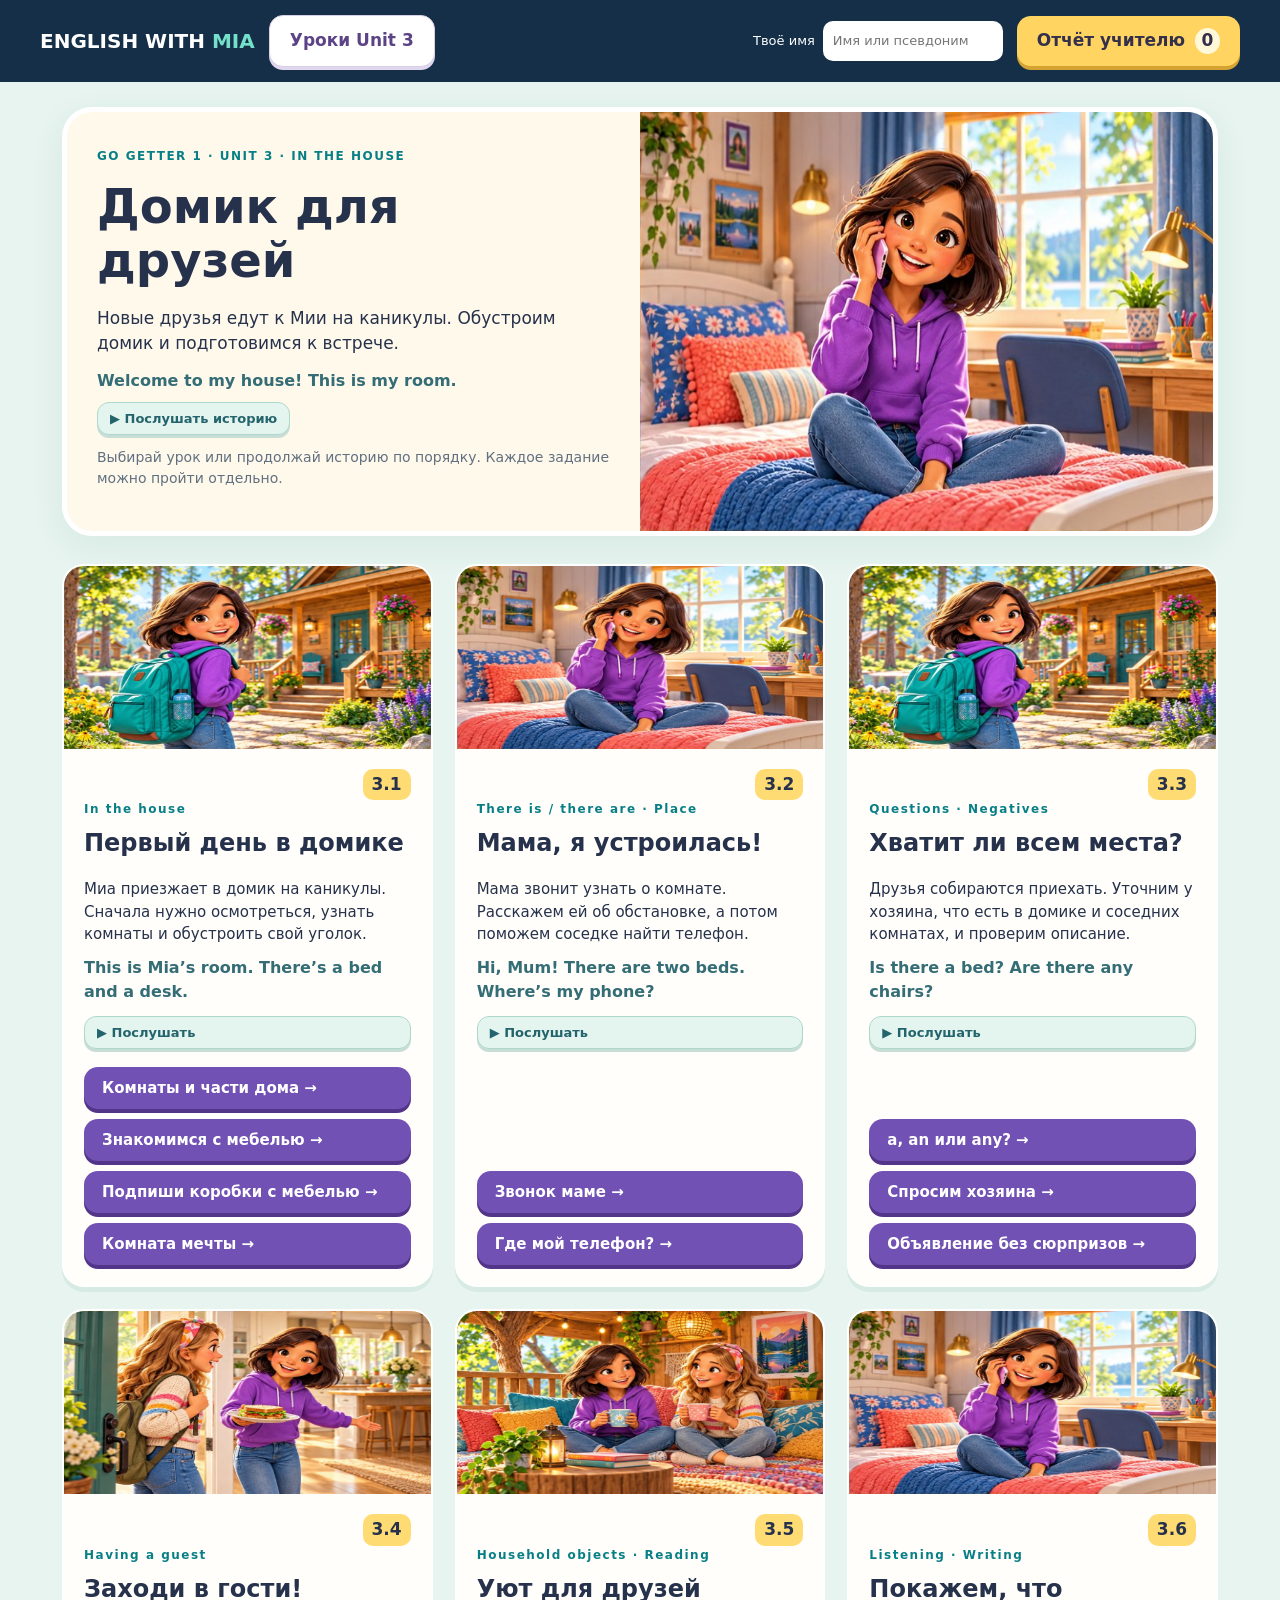
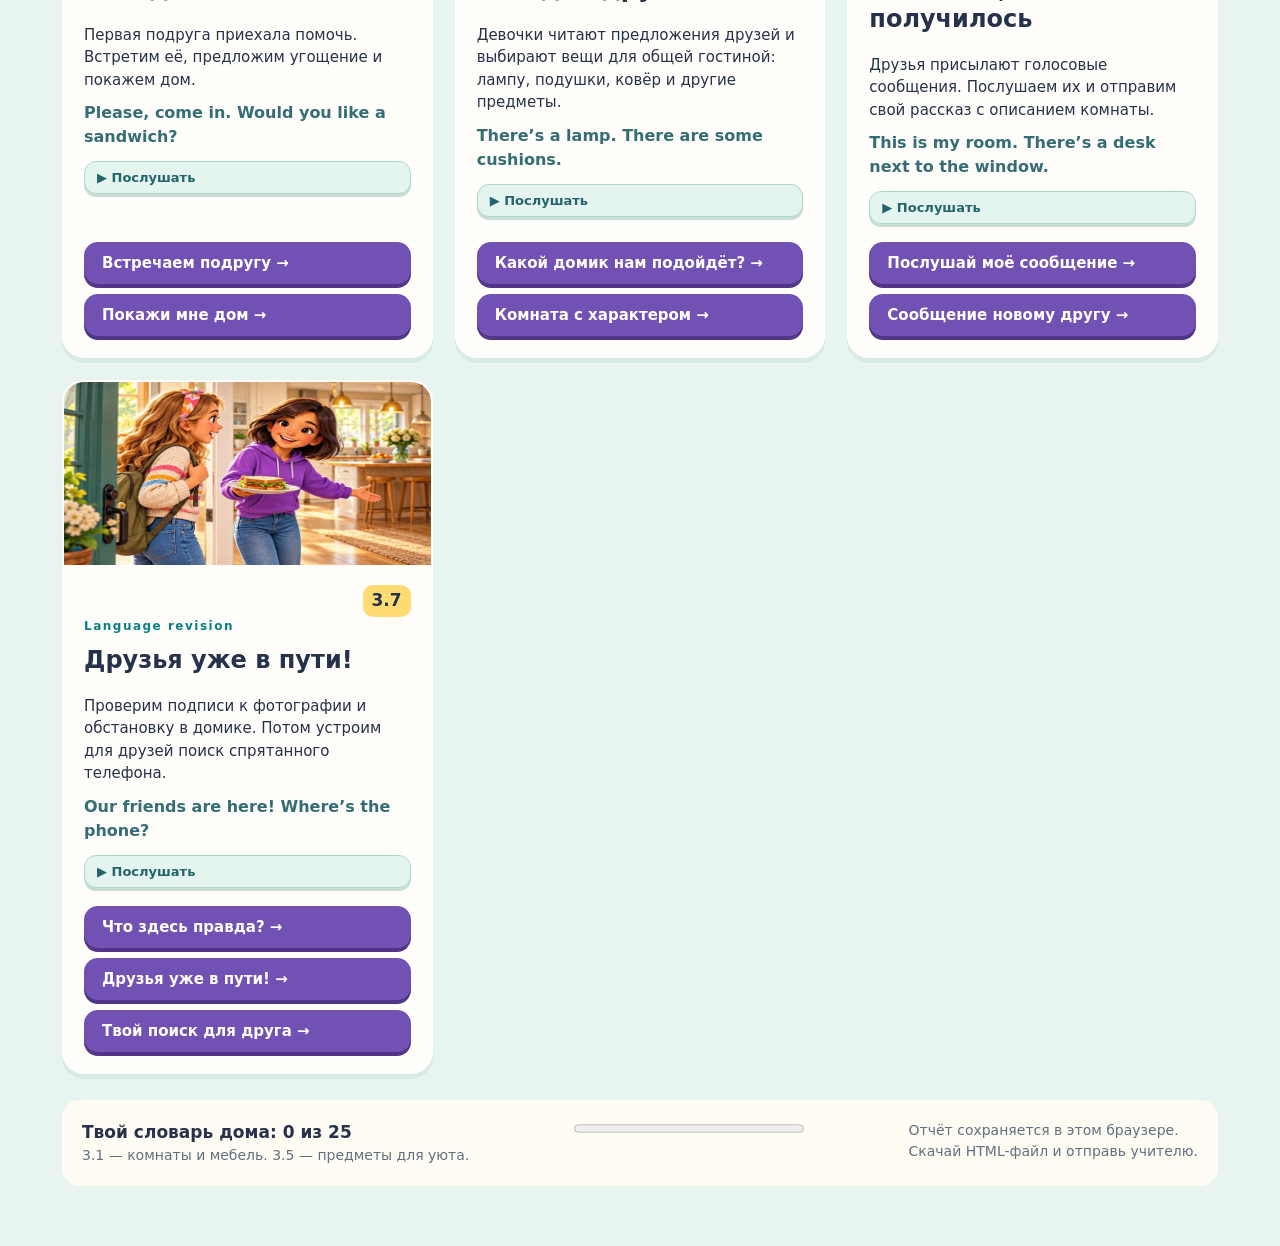
<file: unit-3.html>
<!doctype html>
<html lang="ru">
<head><meta charset="utf-8"><meta name="viewport" content="width=device-width, initial-scale=1"><title>Миа · Unit 3 · In the house</title><link rel="stylesheet" href="unit3.css?v=20261031-7"><script src="unit3-data.js?v=20261031-7" defer></script><link rel="stylesheet" href="mia-story.css?v=20261031-7"><script src="mia-story.js?v=20261031-7" defer></script><script src="unit3.js?v=20261031-7" defer></script></head>
<body>
<header class="topbar"><a href="go-getter-1.html" class="brand">ENGLISH WITH <b>MIA</b></a><button id="homeBtn" class="quiet">Уроки Unit 3</button><label class="name-label"><span>Твоё имя</span><input id="studentName" maxlength="50" placeholder="Имя или псевдоним" autocomplete="given-name"></label><button id="reportBtn" class="yellow">Отчёт учителю <span id="reportCount">0</span></button></header>
<main id="app"></main>
<dialog id="reportDialog"><div class="report-toolbar"><button id="closeReport" class="quiet">← К игре</button><button id="downloadReport">Скачать HTML-отчёт</button></div><div id="reportBody"></div><p id="reportStatus" role="status"></p></dialog>
<dialog id="hintDialog"><h2>Посмотри и запомни</h2><div id="hintBody"></div><button id="closeHint">Спрятать подсказку</button></dialog>
<p id="voiceStatus" class="voice-status" role="status"></p>
<noscript>Для игр нужно включить JavaScript в браузере.</noscript>
</body></html>
</file>
<file: site.css>
*{box-sizing:border-box}body{margin:0;background:#e4f5f3;color:#122d47;font:17px system-ui}header{background:#102f4b;color:white;padding:16px max(20px,calc((100vw - 1120px)/2));display:flex;align-items:center;justify-content:space-between;gap:15px}header a{color:inherit;text-decoration:none;font-weight:900}.brand{font-size:23px}.brand span{color:#62d9d0}.note{font-size:13px;color:#c2dded}main{max-width:1120px;padding:25px 20px;margin:auto}.hero{background:linear-gradient(90deg,#fff9e9 20%,#fff9e9b3 55%,transparent),url(assets/mia-shopping.webp) right center/cover;min-height:280px;padding:35px;border-radius:25px;margin-bottom:30px;border:3px solid white}.hero h1{font-size:clamp(32px,5vw,53px);max-width:650px;margin:12px 0}.hero p{max-width:510px;line-height:1.6}.tag{color:#008c99;font-size:13px;font-weight:900;letter-spacing:2px}.grid{display:grid;grid-template-columns:repeat(3,1fr);gap:22px}.card{background:white;border-radius:21px;overflow:hidden;border:2px solid #b7dedf;box-shadow:0 5px 0 #afd3d452}.cover{height:180px;background:url(assets/shop.webp) center/cover}.card.ready .cover{background-image:url(assets/mia-shopping.webp);background-position:center 43%}.card.soon{background:#f1f5f5;color:#6f858e}.card.soon .cover{filter:grayscale(1);opacity:.48}.copy{padding:20px}.copy h2{font-size:23px;margin:8px 0}.pill{display:inline-block;background:#e1f4f0;color:#258b83;border-radius:10px;font-size:13px;font-weight:bold;padding:5px 10px}.btn{display:inline-block;background:#ffd15b;color:#143147;border:0;border-radius:12px;padding:13px 19px;font-weight:800;text-decoration:none;cursor:pointer}.btn:hover{background:#ffc13d}.btn:focus-visible{outline:4px solid #8a58ba}.muted{font-size:14px;line-height:1.6;color:#5a7480}.game-card{display:grid;grid-template-columns:1fr 1fr;background:white;border-radius:25px;overflow:hidden;box-shadow:0 6px #bfdadb}.game-card .cover{height:100%;min-height:300px;background-image:url(assets/shop.webp)}.game-card .copy{padding:30px}.back{display:inline-block;color:#32677c;margin-bottom:20px}footer{text-align:center;padding:25px;font-size:13px;color:#617c86}@media(max-width:750px){.grid{grid-template-columns:1fr 1fr}.hero{padding:25px;background-position:65% center}.game-card{grid-template-columns:1fr}.game-card .cover{min-height:190px}}@media(max-width:460px){.grid{grid-template-columns:1fr}.note{display:none}}
.card.unit-three .cover{background-image:url(assets/unit3/adventures.jpg);background-size:200% 200%;background-position:100% 0}

.bilingual-btn{max-width:100%;font-size:16px;line-height:1.35}.bilingual-btn span{display:block}.bilingual-btn small{display:block;font-size:13px;font-weight:600;margin-top:5px}

.books-grid{grid-template-columns:repeat(2,minmax(0,1fr))}.books-hero{background:radial-gradient(ellipse at 85% 30%,#a3dfd4,transparent 45%),linear-gradient(125deg,#fff4ce,#ecdef4);min-height:230px}.card.power-up-card .cover{background-image:url(assets/power-up-family/family.jpg);background-size:400% 300%;background-position:0 50%;height:250px}.books-grid>.card.ready>.cover{height:250px}.books-grid .btn small{display:block;font-size:13px;font-weight:600;margin-top:5px}@media(max-width:650px){.books-grid{grid-template-columns:1fr}}

.card.power-up-card .cover{background-image:none;background-color:#fffaf0;overflow:hidden}.card.school-card .cover{background-image:url(assets/power-up-school/board-garden.jpg);background-size:cover;background-position:center;height:250px}.cover>svg{max-width:100%;max-height:100%}
</file>
<file: power-up-family.css>
*{box-sizing:border-box}:root{--ink:#303b53;--purple:#7456ac;--mint:#dff3e8;--cream:#fff9ec}body{margin:0;background:radial-gradient(ellipse at top left,#fff0bb,transparent 65%),#e6f4ee;color:var(--ink);font:18px/1.5 system-ui,Segoe UI,sans-serif}button,input,select{font:inherit}button,a,input,select{touch-action:manipulation}button{border:0;background:var(--purple);color:white;padding:13px 21px;border-radius:16px;font-weight:750;box-shadow:0 4px #533b80;cursor:pointer}button:hover:enabled{background:#64439e}button:disabled{opacity:.5;cursor:default;box-shadow:none}button:focus-visible,a:focus-visible,input:focus-visible,select:focus-visible{outline:4px solid #f3ad2f;outline-offset:3px}.secondary{background:white;color:#5c4684;border:1px solid #d6cbe6;box-shadow:0 3px #ded4ed}.secondary:hover:enabled{background:#f2ecfb}header{background:#163d47;color:white;display:flex;align-items:center;gap:12px;flex-wrap:wrap;padding:15px max(18px,calc((100vw - 1180px)/2))}header a{color:white;text-decoration:none;font-weight:800;font-size:16px}header input{width:180px;padding:9px;border:0;border-radius:10px;margin-left:auto}.report-btn{background:#ffcf64;color:#263d47;box-shadow:0 4px #cca046;font-size:15px}main{max-width:1180px;padding:26px 22px 55px;margin:auto}h1{font-size:clamp(31px,4vw,47px);line-height:1.15;margin:12px 0 18px}h2{line-height:1.2}p{margin:12px 0}.tag{font-size:13px;font-weight:850;letter-spacing:1.8px;color:#187d79}.hero{display:grid;grid-template-columns:1fr 1fr;background:var(--cream);border:5px solid white;border-radius:30px;overflow:hidden;box-shadow:0 8px 25px #235e5212}.hero-copy{padding:30px}.family-art{display:block;aspect-ratio:1.3333;background-image:url(assets/power-up-family/family.jpg);background-size:400% 300%;background-repeat:no-repeat;background-color:#fffaf1;border-radius:16px}.hero-art{background-position:0% 50%;border-radius:0;aspect-ratio:auto;min-height:300px}.english{font-size:19px;color:#1b7d78;font-weight:750}.small{font-size:14px;color:#667583}.grid{display:grid;grid-template-columns:repeat(3,minmax(0,1fr));gap:20px;margin:28px 0}.card{border:3px solid white;border-radius:23px;background:#fffdf4;overflow:hidden;box-shadow:0 5px #bad6c655;display:flex;flex-direction:column}.card-top{height:150px;background:#fff7df;display:flex;justify-content:center;align-items:center;padding:8px}.card-top .family-art{width:190px;height:140px}.card-copy{padding:20px;display:flex;flex:1;flex-direction:column}.card h2{font-size:23px;margin:5px 0 12px}.card p{font-size:15px}.card button{margin-top:auto;font-size:16px}.index-number{display:inline-block;background:#ffdc79;border-radius:50%;width:32px;height:32px;text-align:center;line-height:32px;font-weight:850;margin-bottom:8px}.panel{background:var(--cream);border:5px solid white;border-radius:28px;padding:26px;box-shadow:0 8px 30px #2a5b5e12}.mission-top{display:flex;justify-content:space-between;gap:15px;align-items:start}.mission-top h1{font-size:32px}.intro{display:grid;grid-template-columns:1fr 1fr;gap:30px;align-items:center}.intro .family-art{min-height:280px}.audio-button{display:inline-flex;align-items:center;justify-content:center;gap:10px;font-size:24px;padding:18px 30px;min-height:78px;background:#137e78;box-shadow:0 5px #085650}.audio-button:hover:enabled{background:#096e68}.audio-icon{font-size:32px}.big-message{font-size:25px;font-weight:800;text-align:center}.instruction{background:#e7f2e7;border-radius:14px;padding:15px}.examples{display:flex;gap:12px;flex-wrap:wrap;margin:20px 0}.example{background:white;color:var(--ink);padding:8px;min-width:110px;box-shadow:0 3px #dcd4e6}.example .family-art{width:100px;height:90px}.example span:last-child{display:block;font-size:15px}.actions{display:flex;gap:13px;align-items:center;flex-wrap:wrap;margin-top:20px}.progress{display:flex;justify-content:space-between;gap:15px;font-size:15px;margin-bottom:20px}.progress progress{width:45%;accent-color:#159580}.listen-area{text-align:center;background:#edf6e9;border-radius:20px;padding:20px;margin:18px 0}.options{display:grid;grid-template-columns:repeat(3,minmax(0,1fr));gap:16px;max-width:860px;margin:24px auto}.picture-option{background:white;border:3px solid #e3d8ee;box-shadow:0 4px #d6cee2;padding:8px;border-radius:22px;min-height:175px}.picture-option:hover:enabled{background:#fff9e8}.picture-option .family-art{width:100%;height:175px;aspect-ratio:auto}.picture-option.correct{border-color:#208b6a;background:#e4f6df}.picture-option.wrong{border-color:#e6b13a;opacity:.65}.feedback{padding:14px 18px;min-height:58px;border-radius:15px;background:#eef0f4;margin:15px 0;font-size:18px}.feedback.good{background:#ddf4dc;border-left:5px solid #238f6a}.feedback.retry{background:#fff0c2;border-left:5px solid #e4ad2b}.train{display:flex;gap:12px;flex-wrap:wrap;padding:18px;background:#d9f1ed;border-radius:20px;min-height:125px;justify-content:center}.wagon{background:#fff8da;border:3px solid #f2ce6e;border-radius:15px;padding:6px;width:100px}.wagon.empty{display:grid;place-items:center;color:#647c78;font-size:29px}.wagon .family-art{width:80px;height:85px;aspect-ratio:auto}.sound-house{border-radius:38px 38px 18px 18px;background:#fff9db;color:#394956;border:4px solid #ecc56e;box-shadow:0 6px #d9b35b;padding:18px}.sound-letter{display:block;font-size:65px;font-weight:850;line-height:1.1}.sound-house .family-art{max-width:125px;margin:10px auto 0;height:110px;aspect-ratio:auto}.phonics-guide{display:grid;grid-template-columns:repeat(3,1fr);gap:15px}.phonics-guide div{background:white;padding:15px;border-radius:18px;text-align:center}.phonics-guide .sound-letter{font-size:45px}.practice{border:2px solid #b9d9ca;background:#edf7e9;padding:20px;border-radius:19px;margin:25px 0}.practice audio{width:100%;margin-top:12px}.memory-grid{display:grid;grid-template-columns:repeat(3,1fr);gap:14px;max-width:780px;margin:22px auto}.memory-card{height:180px;padding:10px;background:white;color:#4d4873;border:3px solid #d8cae6;box-shadow:0 4px #d0c2dd;font-size:45px}.memory-card .family-art{width:100%;height:150px;aspect-ratio:auto}.memory-card.selected{border-color:#eeae42;background:#fff2c2}.memory-card.matched{border-color:#278b70;background:#e0f4df;opacity:.72}.memory-card:hover:enabled{background:#fff4d6}.album-palette{display:grid;grid-template-columns:repeat(5,minmax(0,1fr));gap:10px;margin:20px 0}.album-palette button{background:white;color:#4b4362;padding:6px;border:2px solid #dfd4e9;font-size:14px}.album-palette .family-art{height:110px;aspect-ratio:auto}.album-palette button.selected{border-color:#20886f;background:#ddf4df}.album-board{display:grid;grid-template-columns:repeat(3,1fr);gap:12px;background:#ffe9bb;border:6px solid white;padding:20px;border-radius:23px;min-height:240px}.album-board .family-art{height:140px;aspect-ratio:auto}.album-board p{text-align:center;font-size:15px;margin:3px}.album-item{background:#fffaf0;padding:8px;border-radius:16px}.album-empty{grid-column:1/-1;text-align:center;align-self:center;color:#817661}.reward{text-align:center;max-width:850px;margin:auto}.reward .family-art{max-width:400px;margin:0 auto;height:300px;aspect-ratio:auto}.stats{display:flex;gap:22px;justify-content:center;flex-wrap:wrap;background:#e7f4e3;border-radius:20px;padding:20px;margin-top:20px}.stats b{display:block;font-size:28px}.star{font-size:42px;color:#dba51b}.reward .actions{justify-content:center}#audioError:not(:empty){background:#fff2bb;padding:15px;margin:15px;text-align:center;border:2px solid #e5b344;border-radius:12px}dialog{max-width:960px;width:95vw;max-height:90vh;overflow:auto;border:4px solid white;border-radius:25px;background:var(--cream);color:var(--ink);padding:24px;box-shadow:0 20px 90px #173a4555}dialog::backdrop{background:#1a3444aa}.toolbar{display:flex;gap:15px;flex-wrap:wrap;position:sticky;top:-24px;background:var(--cream);padding:12px 0}.report-item{border:2px solid #e1d7e8;background:white;border-radius:20px;padding:20px;margin:20px 0;break-inside:avoid}.report-item table{border-collapse:collapse;width:100%;font-size:15px}.report-item th,.report-item td{text-align:left;border-bottom:1px solid #e5e1e9;padding:8px}.report-item li{margin:7px 0}.report-item .album-board{max-width:650px}.download-note{font-size:14px;color:#677680}@media(max-width:750px){.grid{grid-template-columns:repeat(2,1fr)}.intro{grid-template-columns:1fr}.intro .family-art{max-width:300px;min-height:0;height:230px;margin:auto;aspect-ratio:auto}.hero{grid-template-columns:1fr}.hero-art{order:-1;min-height:220px;max-height:260px;aspect-ratio:1.5}.hero-copy{padding:22px}.options{gap:10px}.picture-option{min-height:140px}.picture-option .family-art{height:140px}.album-palette{grid-template-columns:repeat(3,1fr)}header input{margin-left:0;width:145px}.panel{padding:18px}.memory-card{height:150px}.memory-card .family-art{height:120px}}@media(max-width:480px){main{padding:15px 12px 35px}.grid{grid-template-columns:1fr}.options{grid-template-columns:repeat(2,1fr)}.sound-options{grid-template-columns:repeat(3,1fr);gap:8px}.sound-house{padding:12px 5px}.sound-letter{font-size:48px}.sound-house .family-art{height:85px}.audio-button{font-size:20px;padding:14px 22px}.mission-top h1{font-size:26px}.mission-top>button{font-size:14px;padding:10px}header{padding:12px;gap:10px}header a{width:100%;font-size:15px}header button{font-size:14px;padding:10px}.memory-grid{gap:9px}.memory-card{height:125px}.memory-card .family-art{height:100px}.album-board{padding:10px;gap:8px}.album-board .family-art{height:100px}.phonics-guide{gap:8px}.phonics-guide div{padding:10px;font-size:14px}.report-item table{font-size:12px}.report-item{padding:12px}}@media(prefers-reduced-motion:reduce){*{transition:none!important;animation:none!important}}

/* v9: render a square atlas cell through an aspect-preserving SVG viewport. */
.family-art{background-image:none!important;overflow:hidden;min-width:0}
.family-art>svg{display:block;width:100%;height:100%;max-width:100%;overflow:hidden}
.intro{grid-template-columns:minmax(0,1fr) minmax(0,1fr)}
.intro>div,.phonics-guide,.phonics-guide>div{min-width:0;max-width:100%}
.phonics-guide{grid-template-columns:repeat(3,minmax(0,1fr));width:100%;gap:12px}
.phonics-guide .family-art{width:min(100%,150px);height:auto;min-height:0!important;aspect-ratio:1;margin:8px auto}
.phonics-guide p{font-size:15px;margin:4px 0;overflow-wrap:anywhere}
.instruction{overflow-wrap:anywhere}
.sound-current{width:210px;height:190px;max-width:100%;margin:0 auto 15px;aspect-ratio:auto}
.sound-options{grid-template-columns:repeat(3,minmax(0,1fr));max-width:720px;gap:16px}
.sound-house{min-width:0;width:100%;min-height:150px;display:grid;place-items:center;overflow:hidden}
@media(max-width:750px){.intro{grid-template-columns:minmax(0,1fr)}.phonics-guide{gap:10px}.sound-current{width:180px;height:160px}}
@media(max-width:480px){.phonics-guide{gap:6px}.phonics-guide>div{padding:8px 5px}.phonics-guide .family-art{max-width:105px}.sound-options{gap:8px}.sound-house{min-height:110px;padding:12px 5px}.sound-current{width:150px;height:140px}}

body{position:relative;isolation:isolate}body::before{content:'';position:fixed;inset:0;z-index:-1;pointer-events:none;background:url(assets/power-up-family/family.jpg) center/960px auto repeat;opacity:.10} .panel,.hero,.card{position:relative} @media(max-width:650px){body::before{background-size:640px auto;opacity:.07}}
</file>
<file: mia-story.css>
.mia-lessons{max-width:1200px!important;padding:25px 22px 60px!important;margin:auto}.mia-lessons .story-hero{display:grid;grid-template-columns:1fr 1fr;background:#fff9ec;border:5px solid white;border-radius:30px;overflow:hidden;margin-bottom:28px;box-shadow:0 10px 35px #135e5e13}.story-hero>div:first-child{padding:30px}.story-hero h1{font-size:clamp(30px,4vw,48px);line-height:1.12;margin:13px 0 18px}.story-hero p{line-height:1.5}.story-hero-art{min-height:330px;background-repeat:no-repeat}.story-hero-2{background:url(assets/mia-shopping.webp) center/cover}.story-hero-3{background-image:url(assets/unit3/adventures.jpg);background-size:200% 200%;background-position:100% 0}.story-eyebrow{font-size:12px;letter-spacing:1.5px;color:#087f86;font-weight:850}.story-english{font-size:16px!important;line-height:1.5!important;color:#346d76!important;font-weight:650;margin:9px 0!important}.story-note p{margin:10px 0;line-height:1.5}.story-note .story-listen,.story-listen{font:700 13px system-ui!important;background:#e4f4ef!important;color:#24646c!important;border:1px solid #afd8cc!important;box-shadow:0 3px #c7ddd6!important;padding:8px 12px!important;border-radius:12px!important;cursor:pointer}.story-small{font-size:14px!important;color:#617080}.mia-lessons .lesson-grid{display:grid!important;grid-template-columns:repeat(3,minmax(0,1fr));gap:22px!important;margin-top:0!important}.mia-lessons .lesson-card{display:flex;flex-direction:column;background:#fffefa!important;border:2px solid white!important;border-radius:22px!important;overflow:hidden;box-shadow:0 5px #adcfc344!important;padding:0}.story-card-art{aspect-ratio:2/1!important;border-radius:0!important}.story-u2-art{background-image:url(assets/49c8867d467f7a2e9211.webp);background-size:300% 200%}.mia-lessons .lesson-copy{padding:20px!important;background:#fffefa!important;display:flex;flex-direction:column;flex:1}.mia-lessons .lesson-copy h2{font-size:24px!important;margin:10px 0!important;line-height:1.25}.mia-lessons .lesson-copy p{font-size:15px}.mia-lessons .lesson-number{float:none;align-self:flex-end;background:#ffdc73;border-radius:10px;padding:3px 9px;font-size:17px!important;font-weight:850;color:#26314b}.mia-lessons .lesson-actions{display:grid;gap:10px;margin-top:auto;padding-top:18px}.mia-lessons .lesson-actions button{display:block;width:100%;text-align:left;font:750 15px system-ui;background:#7251b4;border:0;border-radius:14px;padding:12px 18px;color:white;box-shadow:0 4px #523488;margin:0;cursor:pointer}.story-stage{max-width:850px;margin:25px auto;padding:28px;background:#fffaf0;border:4px solid white;border-radius:26px;color:#26314b}.story-stage h1{font-size:32px}.story-stage .story-actions{display:flex;gap:12px;flex-wrap:wrap;margin-top:22px}.story-ending{background:#e8f5e8;border-radius:18px;padding:17px;margin:20px 0}.story-ending h2{font-size:21px;margin:0 0 8px}.unit2-story{background:#e7f4ef!important;color:#26314b!important;font:17px/1.5 system-ui!important}.unit2-story>header{position:relative;background:#142f47;color:white;box-shadow:none}.unit2-story>header>a{color:white!important}.unit2-story>header>button{font:750 15px system-ui;background:#7251b4}.unit2-story>header>.reportButton{background:#ffd461;color:#34304c;box-shadow:0 4px #d4a332}.unit2-story #play .story-ending{margin:14px 22px}.unit2-story #play iframe{height:calc(100dvh - 90px)}.truth-room{position:relative;aspect-ratio:1.5;background-image:url(assets/unit3/adventures.jpg);background-size:200% 200%;background-position:100% 0;border-radius:20px;overflow:hidden}.truth-marker{position:absolute;border:4px solid #ffdc61;border-radius:12px;background:#ffeb551a;pointer-events:none;box-shadow:0 0 0 2px #49367977}.truth-options{display:grid;gap:10px;margin:20px 0}.truth-option{display:flex;gap:12px;align-items:center;background:white;border:2px solid #e0d6ec;border-radius:13px;padding:13px;cursor:pointer}.truth-option input{width:22px;height:22px;flex-shrink:0;accent-color:#7251b4}.truth-option.is-right{border-color:#20967c;background:#d9f6ed}.truth-option.is-wrong{border-color:#dfa126;background:#fff0ac}@media(max-width:900px){.mia-lessons .lesson-grid{grid-template-columns:repeat(2,minmax(0,1fr))}}@media(max-width:650px){.mia-lessons{padding:15px 12px 35px!important}.mia-lessons .story-hero{grid-template-columns:1fr}.story-hero-art{order:-1;min-height:230px;aspect-ratio:1.8}.story-hero>div:first-child{padding:22px}.mia-lessons .lesson-grid{gap:14px!important}.mia-lessons .lesson-copy{padding:14px!important}.mia-lessons .lesson-copy h2{font-size:20px!important}.story-stage{margin:15px;padding:20px}.story-stage h1{font-size:26px}}@media(max-width:410px){.mia-lessons .lesson-grid{grid-template-columns:1fr}}
</file>
<file: unit3.css>
*{box-sizing:border-box} :root{--ink:#26314b;--purple:#7251b4;--teal:#087f86;--cream:#fffaf0;--line:#e1dbea}body{margin:0;background:#e7f4ef;color:var(--ink);font:17px/1.5 system-ui,-apple-system,Segoe UI,sans-serif}button,input,textarea,select{font:inherit}button,a,input,textarea,select{-webkit-tap-highlight-color:transparent}button{border:0;border-radius:14px;padding:12px 20px;background:var(--purple);color:white;font-weight:750;cursor:pointer;box-shadow:0 4px 0 #523488;transition:transform .15s,background .15s}button:hover:enabled{transform:translateY(-2px);background:#6540ab}button:disabled{opacity:.48;cursor:default;box-shadow:none}button:focus-visible,a:focus-visible,input:focus-visible,textarea:focus-visible,select:focus-visible{outline:4px solid #ffbd35;outline-offset:3px}.quiet{background:white;color:#5b4386;border:1px solid #d7cfe5;box-shadow:0 3px #e0d6ed}.quiet:hover:enabled{background:#f3edff}.yellow{background:#ffd461;color:#34304c;box-shadow:0 4px #d4a332}.yellow:hover:enabled{background:#ffc53f}.topbar{display:flex;align-items:center;gap:14px;padding:15px max(18px,calc((100vw - 1200px)/2));background:#142f47;color:white;position:relative;z-index:2;flex-wrap:wrap}.brand{font-size:20px;color:white;font-weight:850;text-decoration:none;white-space:nowrap}.brand b{color:#74e0ca}.name-label{display:flex;gap:8px;align-items:center;font-size:13px;margin-left:auto}.name-label input{width:180px;border-radius:10px;border:0;padding:10px}#reportCount{display:inline-block;background:#fff8d9;min-width:25px;border-radius:50%;margin-left:4px}#app{max-width:1200px;margin:auto;padding:25px 22px 60px}.hero{min-height:340px;display:grid;grid-template-columns:1fr 1fr;border:5px solid white;border-radius:30px;overflow:hidden;box-shadow:0 10px 35px #135e5e13;background:#fff9ec}.hero-copy{padding:30px}.eyebrow{font-size:12px;letter-spacing:2px;color:var(--teal);font-weight:850;text-transform:uppercase}h1{font-size:clamp(30px,4vw,48px);line-height:1.12;margin:13px 0 18px}h2{line-height:1.25}p{margin:12px 0}.scene{background-image:url('assets/unit3/adventures.jpg');background-size:200% 200%;background-repeat:no-repeat;aspect-ratio:3/2;border-radius:20px;background-color:#d9eedc}.scene-0{background-position:0 0}.scene-1{background-position:100% 0}.scene-2{background-position:0 100%}.scene-3{background-position:100% 100%}.hero .scene{border-radius:0;height:100%;aspect-ratio:auto;min-height:300px}.pill{display:inline-block;background:#e7f1d9;color:#40734c;font-size:13px;font-weight:800;padding:5px 11px;border-radius:10px}.meta{font-size:14px;color:#617080}.lesson-grid{display:grid;grid-template-columns:repeat(3,1fr);gap:22px;margin-top:28px}.lesson-card{background:#fffefa;border:2px solid white;border-radius:22px;overflow:hidden;box-shadow:0 5px #adcfc344}.lesson-card .scene{border-radius:0;aspect-ratio:2/1}.lesson-copy{padding:20px}.lesson-copy h2{font-size:24px;margin:10px 0}.lesson-copy p{font-size:15px}.lesson-copy button{display:block;width:100%;text-align:left;margin-top:12px;font-size:15px}.lesson-number{background:#ffdc73;border-radius:10px;padding:3px 9px;font-weight:850;float:right}.complete-mark{font-size:13px;color:#14806a;margin-top:7px}.coverage{margin-top:26px;border-radius:18px;background:#fffcf3;padding:20px;display:flex;gap:20px;justify-content:space-between;flex-wrap:wrap}.coverage progress{width:230px;accent-color:#158e83}.mission-shell{background:var(--cream);border:4px solid white;border-radius:27px;padding:26px;box-shadow:0 8px 30px #26575e12}.mission-top{display:flex;justify-content:space-between;gap:15px;align-items:center;margin-bottom:20px}.mission-top h1{font-size:30px;margin:5px 0}.mission-layout{display:grid;grid-template-columns:minmax(260px, .95fr) minmax(300px,1.05fr);gap:30px;align-items:start}.visual-col{position:sticky;top:20px}.purpose{border-left:5px solid #eba937;background:#fff2cf;padding:12px 16px;border-radius:10px;margin-top:15px}.reference{background:white;border:2px solid #ded9e7;border-radius:18px;padding:22px}.reference table{width:100%;border-collapse:collapse;margin:15px 0}.reference td,.reference th{border-bottom:1px solid #e7e1eb;padding:10px;text-align:left;font-size:16px}.sample{background:#e4f4ef;border-radius:13px;padding:15px;margin:15px 0;white-space:pre-line}.actions{display:flex;gap:12px;flex-wrap:wrap;align-items:center;margin-top:20px}.option-grid{display:grid;grid-template-columns:repeat(2,minmax(0,1fr));gap:12px;margin:20px 0}.option{background:white;color:#413855;box-shadow:0 4px #dfd5e8;border:2px solid #e7dfef;min-height:70px;overflow-wrap:anywhere}.option:hover:enabled{background:#f0e7fb}.option.selected{border-color:#118f86;background:#d9f6ed}.option.correct{border-color:#20967c;background:#d9f6ed}.feedback{min-height:50px;padding:12px 15px;border-radius:12px;margin:15px 0;background:#eef1f3}.feedback.bad{background:#fff0ac;border:3px solid #edaa23;color:#654609;animation:hintPulse .5s ease}.feedback.good{background:#d7f3e5;border-left:5px solid #19977f}@keyframes hintPulse{50%{box-shadow:0 0 0 7px #ffde6b55}}.prompt{font-size:23px;font-weight:800;margin-top:12px}.subprompt{font-size:16px;color:#586a77}.progress-row{display:flex;justify-content:space-between;font-size:14px}.progress-row progress{width:45%;accent-color:#168b82}.word-help{margin:12px 0;color:#506b71}.sprite{display:inline-block;background-image:url('assets/unit3/objects.jpg');background-size:600% 500%;background-repeat:no-repeat;width:100%;aspect-ratio:1.25;vertical-align:middle;border-radius:12px;background-color:#fffdf6}.item-picture{max-width:270px;display:block;margin:18px auto}.picture-option{padding:8px;min-height:135px;position:relative}.picture-option .sprite{max-height:130px;max-width:180px}.picture-option small{display:block}.letter-bank{display:flex;gap:9px;flex-wrap:wrap;margin:20px 0}.letter-bank button{min-width:43px;padding:9px;background:#fff;color:#664c8c;box-shadow:0 4px #dfd4ee;border:1px solid #dcd2ec}.spelled{min-height:60px;background:#fff;border:2px dashed #c9bbdf;border-radius:12px;padding:12px;font-size:28px;font-weight:800;letter-spacing:3px;white-space:pre-wrap}.preposition-picture{background-image:url('assets/unit3/positions.jpg');background-size:300% 200%;background-repeat:no-repeat;aspect-ratio:1.25;border-radius:18px;max-width:450px;margin:auto}.room-board{background:linear-gradient(#d2e9ed 0 72%,#d5aa7f 72%);border:8px solid white;border-radius:22px;padding:20px;min-height:290px;display:grid;grid-template-columns:repeat(3,1fr);gap:12px;box-shadow:0 5px #becfc7}.room-group{text-align:center;align-self:end;background:#ffffffab;border-radius:13px;padding:6px;min-height:105px}.room-group .sprite{width:90px;max-width:100%;aspect-ratio:1.2}.room-group .tiny{width:60px}.room-group span.caption{display:block;font-size:13px;font-weight:750}.room-label{grid-column:1/-1;text-align:center;font-weight:850;color:#3d6677;font-size:15px}.missing{padding:15px;border:2px dashed #9eacae;border-radius:12px;background:#f5f9f7;text-align:center;font-size:14px}.notice{background:#f9edd3;border:2px solid #edd8af;border-radius:16px;padding:17px;font-size:19px}.reading{background:#fff;border-radius:16px;padding:20px;font-size:19px;border:1px solid #d7e6df}.reading p{margin:8px 0}.listen-box{text-align:center;background:#e9f7f0;border-radius:18px;padding:26px}.listen-box button{font-size:23px}.free-text{width:100%;min-height:145px;border:2px solid #c8bbdb;border-radius:15px;padding:15px;resize:vertical;background:white}.check-grid{display:grid;grid-template-columns:repeat(3,1fr);gap:10px;margin:16px 0}.check-grid button{padding:7px;font-size:13px}.check-grid .sprite{max-height:95px}.review-image{display:grid;grid-template-columns:1fr 1fr;gap:14px;margin:18px 0}.review-image .scene{height:100%;min-height:240px;aspect-ratio:auto}.design-board{background:linear-gradient(#dbebf6 0 70%,#e0bf99 70%);border-radius:20px;border:5px solid #fff;padding:14px;display:grid;grid-template-columns:repeat(3,1fr);gap:8px;min-height:220px}.design-board .sprite{height:85px;aspect-ratio:auto}.design-board small{text-align:center;display:block;font-size:12px}.result-stars{font-size:42px;color:#d99d20}.reward{max-width:850px;margin:auto}.reward .scene{max-height:350px}.reward h1{text-align:center}.result-strip{display:flex;justify-content:center;gap:25px;flex-wrap:wrap;background:#edf5e9;border-radius:15px;padding:15px}.result-strip b{display:block;font-size:26px}.result-strip div{text-align:center}.voice-status{font-size:13px;margin:0 20px 15px;text-align:center;color:#596977}.voice-status:empty{display:none}dialog{max-width:min(1000px,95vw);width:100%;border:4px solid white;border-radius:25px;background:#fffaf0;color:var(--ink);padding:25px;max-height:90vh;box-shadow:0 20px 100px #152b5055}dialog::backdrop{background:#18283caa}#hintDialog{max-width:480px;text-align:center;background:#fff2bb}#hintBody{font-size:22px;margin:25px 0}#hintBody strong{font-size:32px}.report-toolbar{display:flex;gap:15px;flex-wrap:wrap;position:sticky;top:-25px;background:#fffaf0;padding:15px 0;z-index:1}.report-card{border:2px solid #ddd3e6;background:white;border-radius:18px;padding:20px;margin:20px 0;break-inside:avoid}.report-card table{border-collapse:collapse;width:100%;font-size:15px}.report-card th,.report-card td{text-align:left;border-bottom:1px solid #e6e1eb;padding:8px}.report-card details{margin:15px 0}.report-card li{margin:8px 0}.report-card blockquote{background:#f5f1fa;border-left:4px solid #a48bc6;padding:15px;white-space:pre-wrap;overflow-wrap:anywhere}.report-card .review-image{max-width:700px}.report-meta{font-size:14px;color:#617080}.activity-note{font-size:14px;color:#627381}.replay-link{font-size:13px;color:#2e7175}.ref-positions{display:grid;grid-template-columns:repeat(3,1fr);gap:7px}.ref-positions .preposition-picture{width:100%;border-radius:10px}.ref-positions p{text-align:center;margin:4px;font-size:14px}.word-bank{padding:13px;background:#e9f4f0;border-radius:12px;font-size:15px}.stage-subtitle{text-align:center;color:#55707c;font-size:14px}.hidden{display:none!important}@media(max-width:900px){.lesson-grid{grid-template-columns:repeat(2,1fr)}.mission-layout{gap:20px}.topbar{gap:10px}.name-label{margin-left:0}.hero-copy{padding:24px}.mission-shell{padding:20px}}@media(max-width:650px){#app{padding:15px 12px 35px}.hero{grid-template-columns:1fr}.hero .scene{min-height:230px;order:-1;aspect-ratio:1.8}.hero-copy{padding:22px}.lesson-grid{gap:14px}.lesson-copy{padding:14px}.lesson-copy h2{font-size:20px}.mission-layout{grid-template-columns:1fr}.visual-col{position:static}.visual-col>.scene{max-height:240px;aspect-ratio:1.8}.mission-shell{padding:16px}.mission-top{align-items:start}.mission-top h1{font-size:24px}.topbar{padding:12px}.brand{font-size:17px}.name-label span{display:none}.name-label input{width:145px}.topbar button{font-size:13px;padding:10px 12px}.review-image{grid-template-columns:1fr}.review-image .scene{min-height:200px}.report-card{padding:14px}.report-card table{font-size:12px}.room-group .sprite{width:75px}.prompt{font-size:21px}.reference{padding:15px}}@media(max-width:410px){.lesson-grid{grid-template-columns:1fr}.option-grid{gap:9px}.option{font-size:15px}.room-board{padding:10px;gap:6px}.brand{width:100%}}@media(prefers-reduced-motion:reduce){*{animation:none!important;transition:none!important}}@media print{.topbar,.report-toolbar,button{display:none!important}dialog{position:static;max-height:none;border:0;max-width:none}body{background:white}#app{display:none}}

.furnish-slots{display:grid;grid-template-columns:repeat(3,1fr);gap:10px;background:linear-gradient(#cfe5f1 0 62%,#d5b28b 62%);padding:20px;border:5px solid white;border-radius:22px}.furnish-slot{background:#fff9edb8;min-height:130px;border:2px dashed #b3b3bd;color:#3d5365;box-shadow:none;padding:5px}.furnish-slot:hover:enabled{background:#fff7d5}.furnish-slot .sprite{height:100px;aspect-ratio:auto}.furnish-slot small{display:block;font-size:12px}.furniture-choice.active{border-color:#087f86;background:#d9f6ed}.furnish-title{text-align:center;font-weight:800;margin-bottom:12px}.article-word{color:#6a379c;font-weight:850}
</file>
